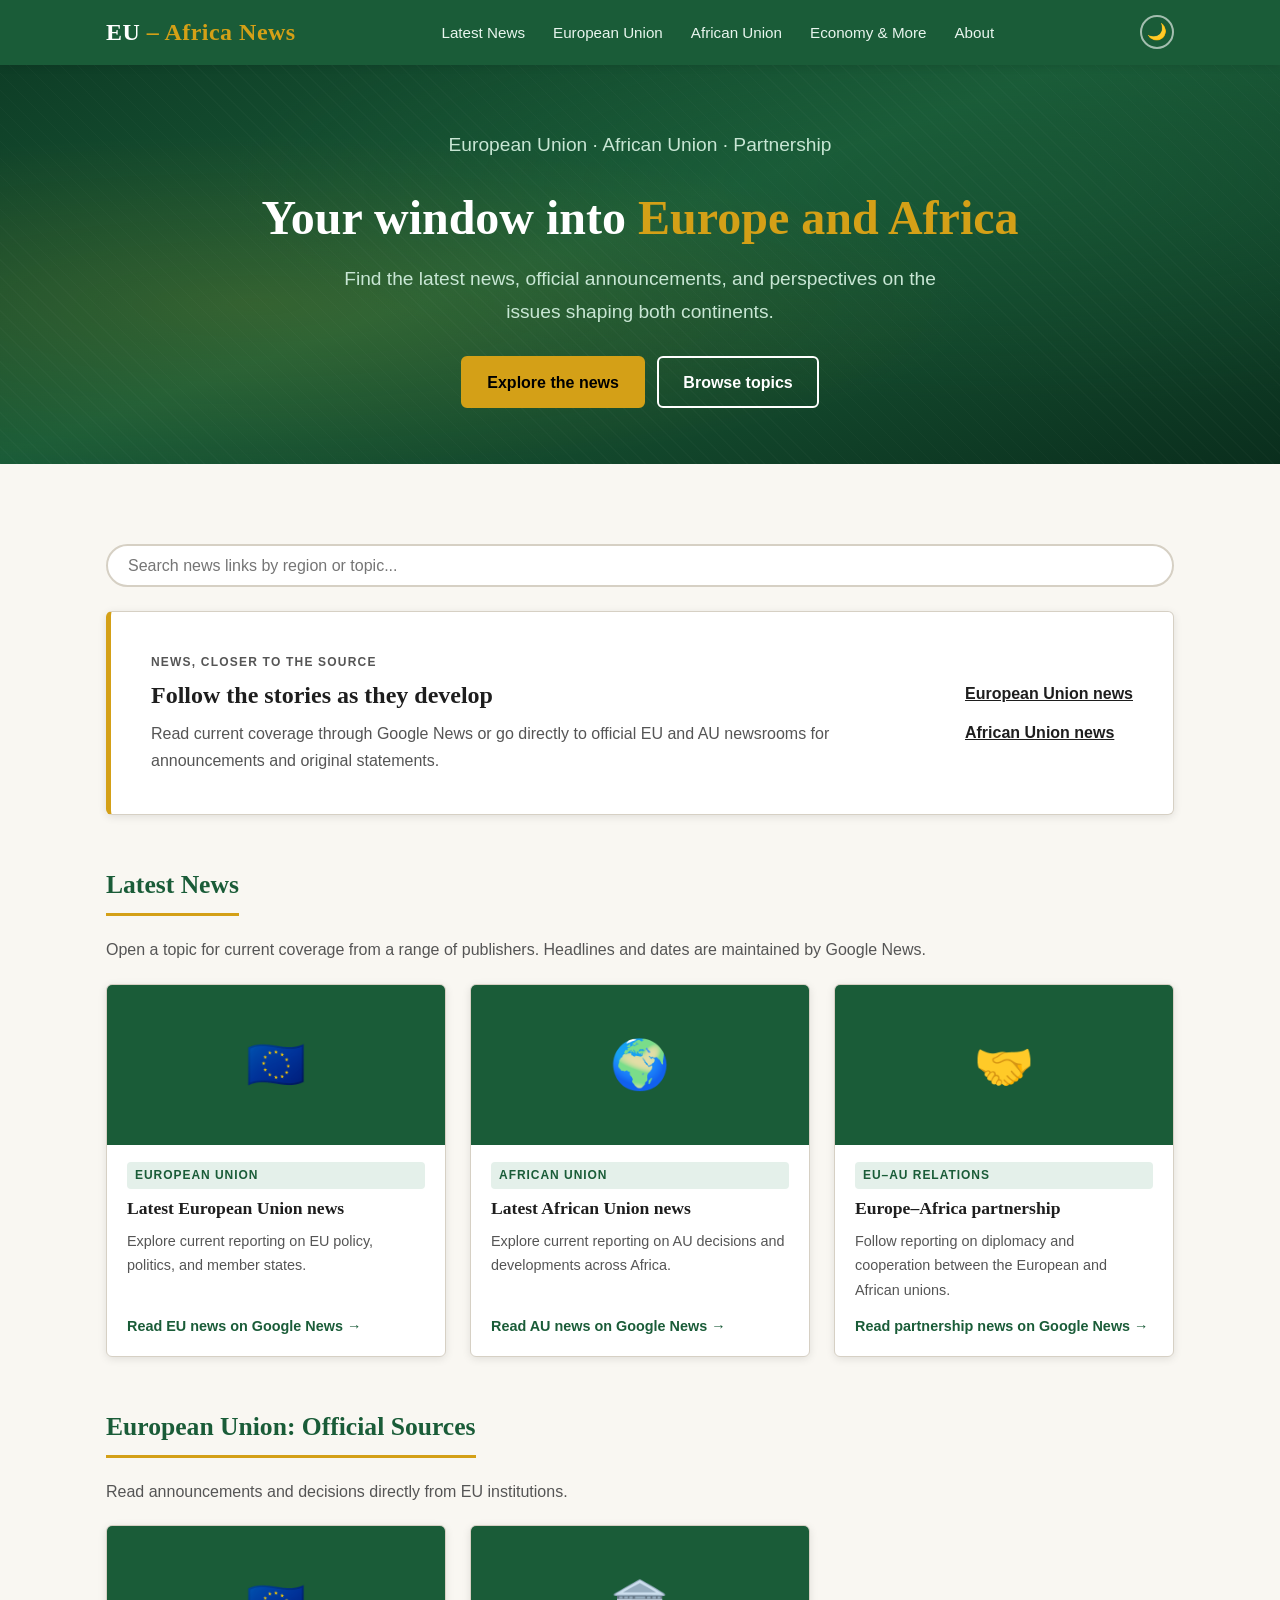
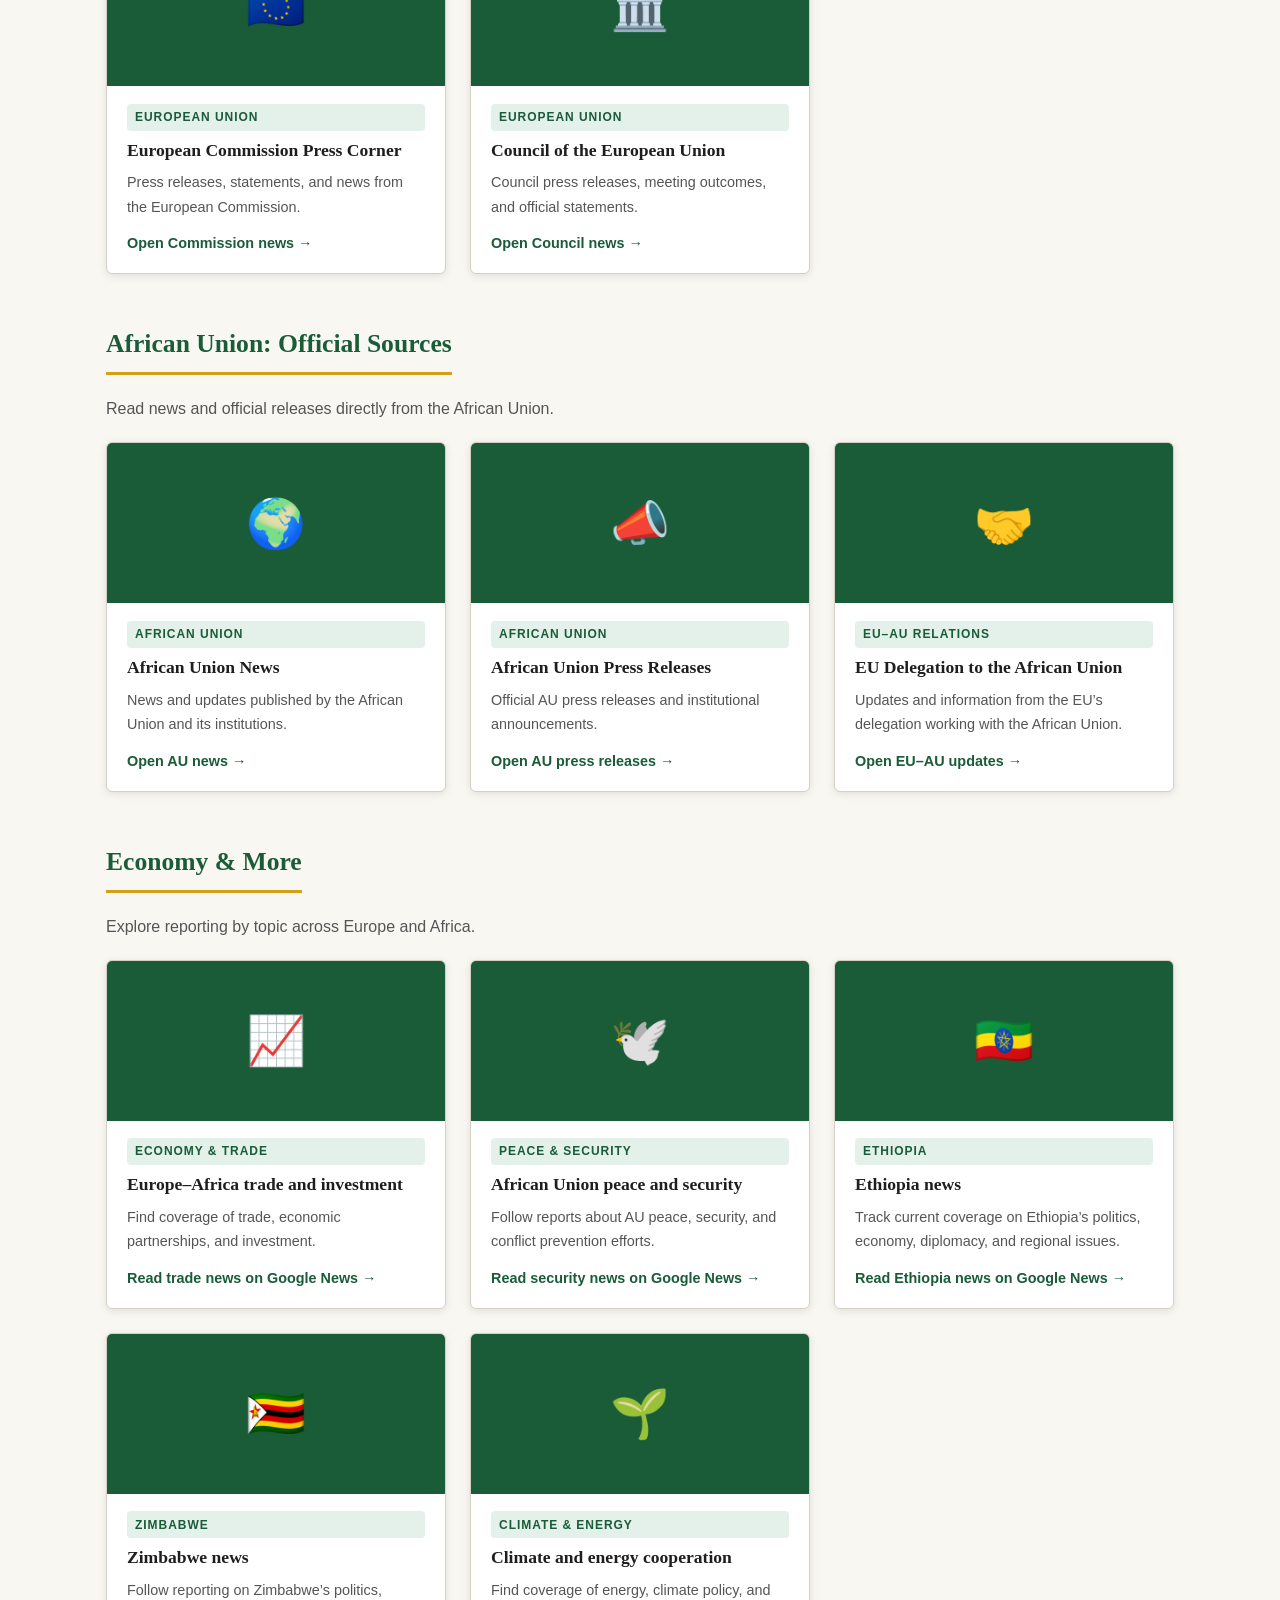
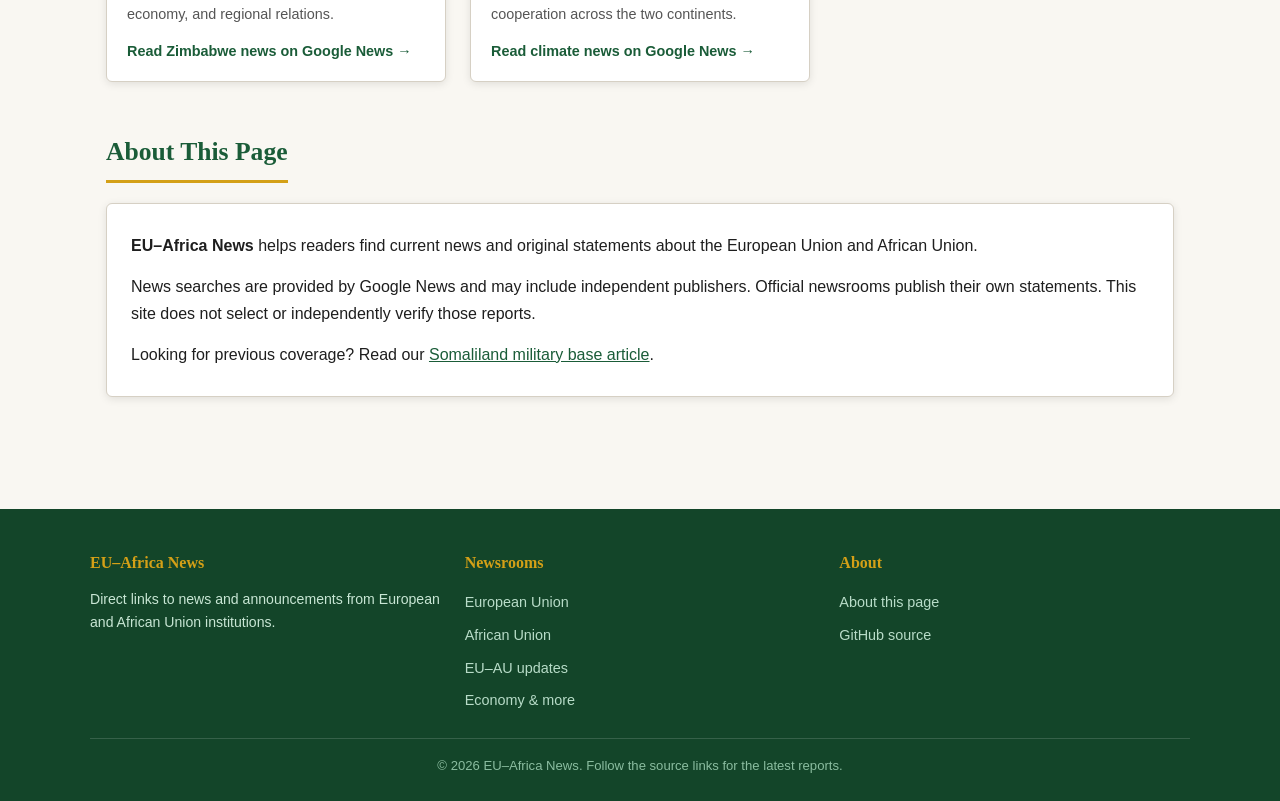
<file: index.html>
<!DOCTYPE html>
<html lang="en">
<head>
  <meta charset="UTF-8" />
  <meta name="viewport" content="width=device-width, initial-scale=1.0" />
  <title>EU–Africa News | European Union & African Union Updates</title>
  <meta name="description" content="Follow official news, statements, and press releases from the European Union and African Union." />

  <meta property="og:type" content="website" />
  <meta property="og:title" content="EU–Africa News" />
  <meta property="og:description" content="Official news and announcements from the European Union and African Union." />
  <meta property="og:url" content="https://yabo1234.github.io/oromo3.html/" />

  <meta name="twitter:card" content="summary" />
  <meta name="twitter:title" content="EU–Africa News" />
  <meta name="twitter:description" content="Follow official updates from the European Union and African Union." />

  <link rel="stylesheet" href="styles.css" />
</head>
<body>
  <a class="skip-link" href="#main-content">Skip to main content</a>

  <header class="site-header" role="banner">
    <div class="header-inner">
      <a class="site-logo" href="index.html" aria-label="EU–Africa News home">
        EU <span>– Africa News</span>
      </a>

      <button id="btn-nav" class="nav-toggle" onclick="toggleNav()"
              aria-controls="site-nav" aria-expanded="false" aria-label="Open menu">☰</button>

      <nav id="site-nav" class="site-nav" aria-label="Main navigation">
        <ul>
          <li><a href="#latest">Latest News</a></li>
          <li><a href="#eu">European Union</a></li>
          <li><a href="#au">African Union</a></li>
          <li><a href="#economy">Economy &amp; More</a></li>
          <li><a href="#about">About</a></li>
        </ul>
      </nav>

      <div class="header-controls">
        <button id="btn-theme" class="theme-toggle" onclick="toggleTheme()"
                aria-pressed="false" aria-label="Switch to dark mode">🌙</button>
      </div>
    </div>
  </header>

  <section class="hero" aria-labelledby="hero-heading">
    <div>
      <p class="hero-kicker">European Union · African Union · Partnership</p>
      <h1 id="hero-heading">Your window into <span>Europe and Africa</span></h1>
      <p>
        Find the latest news, official announcements, and perspectives on the
        issues shaping both continents.
      </p>
      <a class="btn btn-primary" href="#latest">Explore the news</a>
      <a class="btn btn-outline" href="#economy">Browse topics</a>
    </div>
  </section>

  <main id="main-content">
    <div class="search-wrap" role="search">
      <label for="search-input" class="visually-hidden">Filter news links</label>
      <input id="search-input" class="search-input" type="search" autocomplete="off"
             placeholder="Search news links by region or topic..." aria-describedby="search-status" />
      <p id="search-status" class="search-status" role="status" aria-live="polite"></p>
    </div>

    <section class="featured-panel" aria-label="How to follow the news">
      <div class="featured-copy">
        <p class="eyebrow">News, closer to the source</p>
        <h2>Follow the stories as they develop</h2>
        <p>
          Read current coverage through Google News or go directly to official
          EU and AU newsrooms for announcements and original statements.
        </p>
      </div>
      <div class="featured-actions">
        <a href="https://news.google.com/search?q=%22European%20Union%22&amp;hl=en&amp;gl=US&amp;ceid=US%3Aen">European Union news</a>
        <a href="https://news.google.com/search?q=%22African%20Union%22&amp;hl=en&amp;gl=US&amp;ceid=US%3Aen">African Union news</a>
      </div>
    </section>

    <span id="top-stories"></span>
    <section id="latest" aria-labelledby="latest-heading">
      <h2 class="section-title" id="latest-heading">Latest News</h2>
      <p class="section-intro">
        Open a topic for current coverage from a range of publishers. Headlines and dates are maintained by Google News.
      </p>
      <div class="cards-grid">
        <article class="card">
          <div class="card-img-wrap" aria-hidden="true"><span class="card-icon">🇪🇺</span></div>
          <div class="card-body">
            <span class="card-category">European Union</span>
            <h3 class="card-title">Latest European Union news</h3>
            <p class="card-excerpt">Explore current reporting on EU policy, politics, and member states.</p>
            <a class="card-link" href="https://news.google.com/search?q=%22European%20Union%22&amp;hl=en&amp;gl=US&amp;ceid=US%3Aen">Read EU news on Google News</a>
          </div>
        </article>
        <article class="card">
          <div class="card-img-wrap" aria-hidden="true"><span class="card-icon">🌍</span></div>
          <div class="card-body">
            <span class="card-category">African Union</span>
            <h3 class="card-title">Latest African Union news</h3>
            <p class="card-excerpt">Explore current reporting on AU decisions and developments across Africa.</p>
            <a class="card-link" href="https://news.google.com/search?q=%22African%20Union%22&amp;hl=en&amp;gl=US&amp;ceid=US%3Aen">Read AU news on Google News</a>
          </div>
        </article>
        <article class="card">
          <div class="card-img-wrap" aria-hidden="true"><span class="card-icon">🤝</span></div>
          <div class="card-body">
            <span class="card-category">EU–AU Relations</span>
            <h3 class="card-title">Europe–Africa partnership</h3>
            <p class="card-excerpt">Follow reporting on diplomacy and cooperation between the European and African unions.</p>
            <a class="card-link" href="https://news.google.com/search?q=%22European%20Union%22%20%22African%20Union%22&amp;hl=en&amp;gl=US&amp;ceid=US%3Aen">Read partnership news on Google News</a>
          </div>
        </article>
      </div>
    </section>

    <span id="summit"></span>
    <section id="eu" aria-labelledby="eu-heading">
      <h2 class="section-title" id="eu-heading">European Union: Official Sources</h2>
      <p class="section-intro">Read announcements and decisions directly from EU institutions.</p>
      <div class="cards-grid">
        <article class="card">
          <div class="card-img-wrap" aria-hidden="true"><span class="card-icon">🇪🇺</span></div>
          <div class="card-body">
            <span class="card-category">European Union</span>
            <h3 class="card-title">European Commission Press Corner</h3>
            <p class="card-excerpt">Press releases, statements, and news from the European Commission.</p>
            <a class="card-link" href="https://ec.europa.eu/commission/presscorner/home/en">Open Commission news</a>
          </div>
        </article>

        <article class="card">
          <div class="card-img-wrap" aria-hidden="true"><span class="card-icon">🏛️</span></div>
          <div class="card-body">
            <span class="card-category">European Union</span>
            <h3 class="card-title">Council of the European Union</h3>
            <p class="card-excerpt">Council press releases, meeting outcomes, and official statements.</p>
            <a class="card-link" href="https://www.consilium.europa.eu/en/press/press-releases/">Open Council news</a>
          </div>
        </article>
      </div>
    </section>

    <section id="au" aria-labelledby="au-heading">
      <h2 class="section-title" id="au-heading">African Union: Official Sources</h2>
      <p class="section-intro">Read news and official releases directly from the African Union.</p>
      <div class="cards-grid">
        <article class="card">
          <div class="card-img-wrap" aria-hidden="true"><span class="card-icon">🌍</span></div>
          <div class="card-body">
            <span class="card-category">African Union</span>
            <h3 class="card-title">African Union News</h3>
            <p class="card-excerpt">News and updates published by the African Union and its institutions.</p>
            <a class="card-link" href="https://au.int/en/news">Open AU news</a>
          </div>
        </article>

        <article class="card">
          <div class="card-img-wrap" aria-hidden="true"><span class="card-icon">📣</span></div>
          <div class="card-body">
            <span class="card-category">African Union</span>
            <h3 class="card-title">African Union Press Releases</h3>
            <p class="card-excerpt">Official AU press releases and institutional announcements.</p>
            <a class="card-link" href="https://au.int/en/pressreleases">Open AU press releases</a>
          </div>
        </article>

        <article class="card">
          <div class="card-img-wrap" aria-hidden="true"><span class="card-icon">🤝</span></div>
          <div class="card-body">
            <span class="card-category">EU–AU Relations</span>
            <h3 class="card-title">EU Delegation to the African Union</h3>
            <p class="card-excerpt">Updates and information from the EU’s delegation working with the African Union.</p>
            <a class="card-link" href="https://www.eeas.europa.eu/delegations/african-union_en">Open EU–AU updates</a>
          </div>
        </article>
      </div>
    </section>

    <span id="culture"></span>
    <section id="economy" aria-labelledby="economy-heading">
      <h2 class="section-title" id="economy-heading">Economy &amp; More</h2>
      <p class="section-intro">Explore reporting by topic across Europe and Africa.</p>
      <div class="cards-grid">
        <article class="card">
          <div class="card-img-wrap" aria-hidden="true"><span class="card-icon">📈</span></div>
          <div class="card-body">
            <span class="card-category">Economy &amp; Trade</span>
            <h3 class="card-title">Europe–Africa trade and investment</h3>
            <p class="card-excerpt">Find coverage of trade, economic partnerships, and investment.</p>
            <a class="card-link" href="https://news.google.com/search?q=Europe%20Africa%20trade%20investment&amp;hl=en&amp;gl=US&amp;ceid=US%3Aen">Read trade news on Google News</a>
          </div>
        </article>
        <article class="card">
          <div class="card-img-wrap" aria-hidden="true"><span class="card-icon">🕊️</span></div>
          <div class="card-body">
            <span class="card-category">Peace &amp; Security</span>
            <h3 class="card-title">African Union peace and security</h3>
            <p class="card-excerpt">Follow reports about AU peace, security, and conflict prevention efforts.</p>
            <a class="card-link" href="https://news.google.com/search?q=%22African%20Union%22%20peace%20security&amp;hl=en&amp;gl=US&amp;ceid=US%3Aen">Read security news on Google News</a>
          </div>
        </article>
        <article class="card">
          <div class="card-img-wrap" aria-hidden="true"><span class="card-icon">🇪🇹</span></div>
          <div class="card-body">
            <span class="card-category">Ethiopia</span>
            <h3 class="card-title">Ethiopia news</h3>
            <p class="card-excerpt">Track current coverage on Ethiopia’s politics, economy, diplomacy, and regional issues.</p>
            <a class="card-link" href="https://news.google.com/search?q=Ethiopia%20news&amp;hl=en&amp;gl=US&amp;ceid=US%3Aen">Read Ethiopia news on Google News</a>
          </div>
        </article>
        <article class="card">
          <div class="card-img-wrap" aria-hidden="true"><span class="card-icon">🇿🇼</span></div>
          <div class="card-body">
            <span class="card-category">Zimbabwe</span>
            <h3 class="card-title">Zimbabwe news</h3>
            <p class="card-excerpt">Follow reporting on Zimbabwe’s politics, economy, and regional relations.</p>
            <a class="card-link" href="https://news.google.com/search?q=Zimbabwe%20news&amp;hl=en&amp;gl=US&amp;ceid=US%3Aen">Read Zimbabwe news on Google News</a>
          </div>
        </article>
        <article class="card">
          <div class="card-img-wrap" aria-hidden="true"><span class="card-icon">🌱</span></div>
          <div class="card-body">
            <span class="card-category">Climate &amp; Energy</span>
            <h3 class="card-title">Climate and energy cooperation</h3>
            <p class="card-excerpt">Find coverage of energy, climate policy, and cooperation across the two continents.</p>
            <a class="card-link" href="https://news.google.com/search?q=Europe%20Africa%20climate%20energy&amp;hl=en&amp;gl=US&amp;ceid=US%3Aen">Read climate news on Google News</a>
          </div>
        </article>
      </div>
    </section>

    <section id="about" aria-labelledby="about-heading">
      <h2 class="section-title" id="about-heading">About This Page</h2>
      <div class="about-section">
        <p><strong>EU–Africa News</strong> helps readers find current news and original statements about the European Union and African Union.</p>
        <p>News searches are provided by Google News and may include independent publishers. Official newsrooms publish their own statements. This site does not select or independently verify those reports.</p>
        <p>Looking for previous coverage? Read our <a href="articles/somaliland-military-base.html">Somaliland military base article</a>.</p>
      </div>
    </section>
  </main>

  <footer class="site-footer" role="contentinfo">
    <div class="footer-inner">
      <div class="footer-col">
        <h2>EU–Africa News</h2>
        <p>Direct links to news and announcements from European and African Union institutions.</p>
      </div>
      <div class="footer-col">
        <h2>Newsrooms</h2>
        <ul>
          <li><a href="#eu">European Union</a></li>
          <li><a href="#au">African Union</a></li>
          <li><a href="#latest">EU–AU updates</a></li>
          <li><a href="#economy">Economy &amp; more</a></li>
        </ul>
      </div>
      <div class="footer-col">
        <h2>About</h2>
        <ul>
          <li><a href="#about">About this page</a></li>
          <li><a href="https://github.com/yabo1234/oromo3.html" rel="noopener noreferrer">GitHub source</a></li>
        </ul>
      </div>
    </div>
    <div class="footer-bottom">
      <p>&copy; <span id="year"></span> EU–Africa News. Follow the source links for the latest reports.</p>
    </div>
  </footer>

  <script src="shared.js"></script>
</body>
</html>
</file>
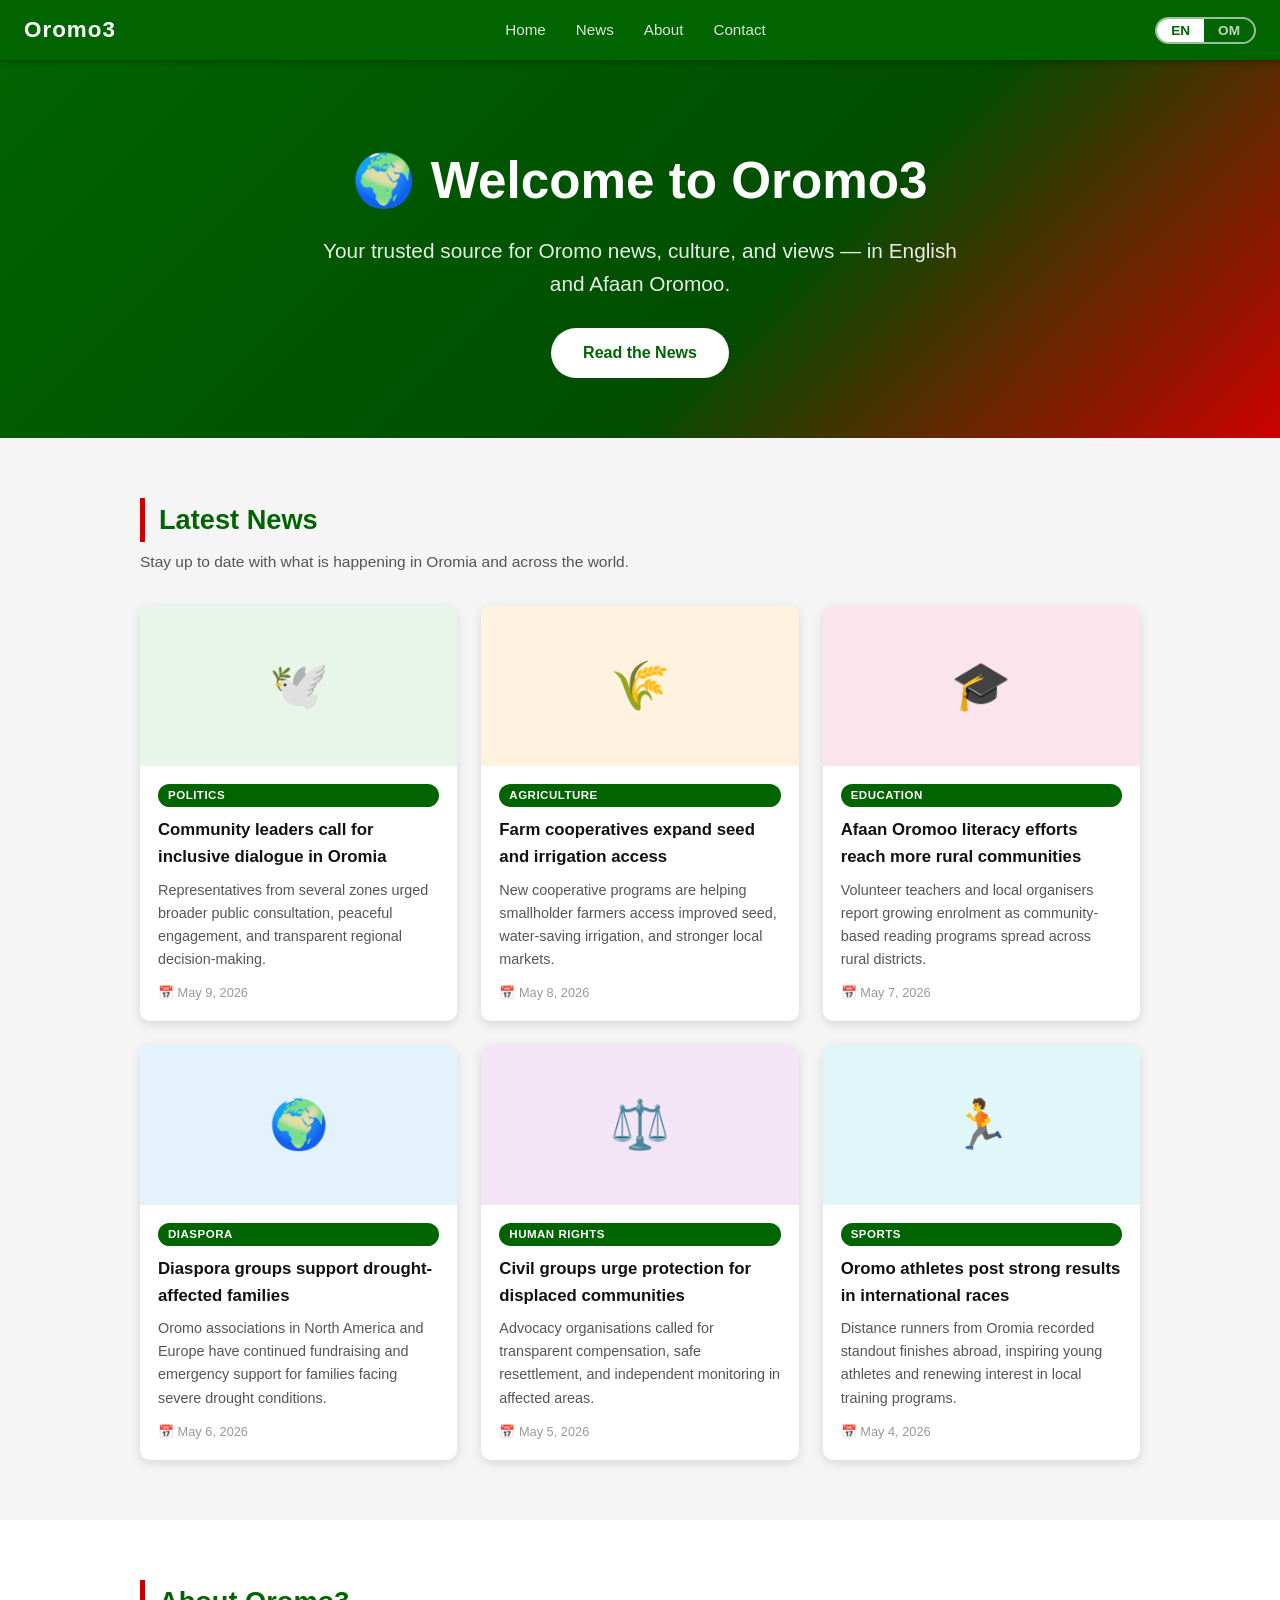
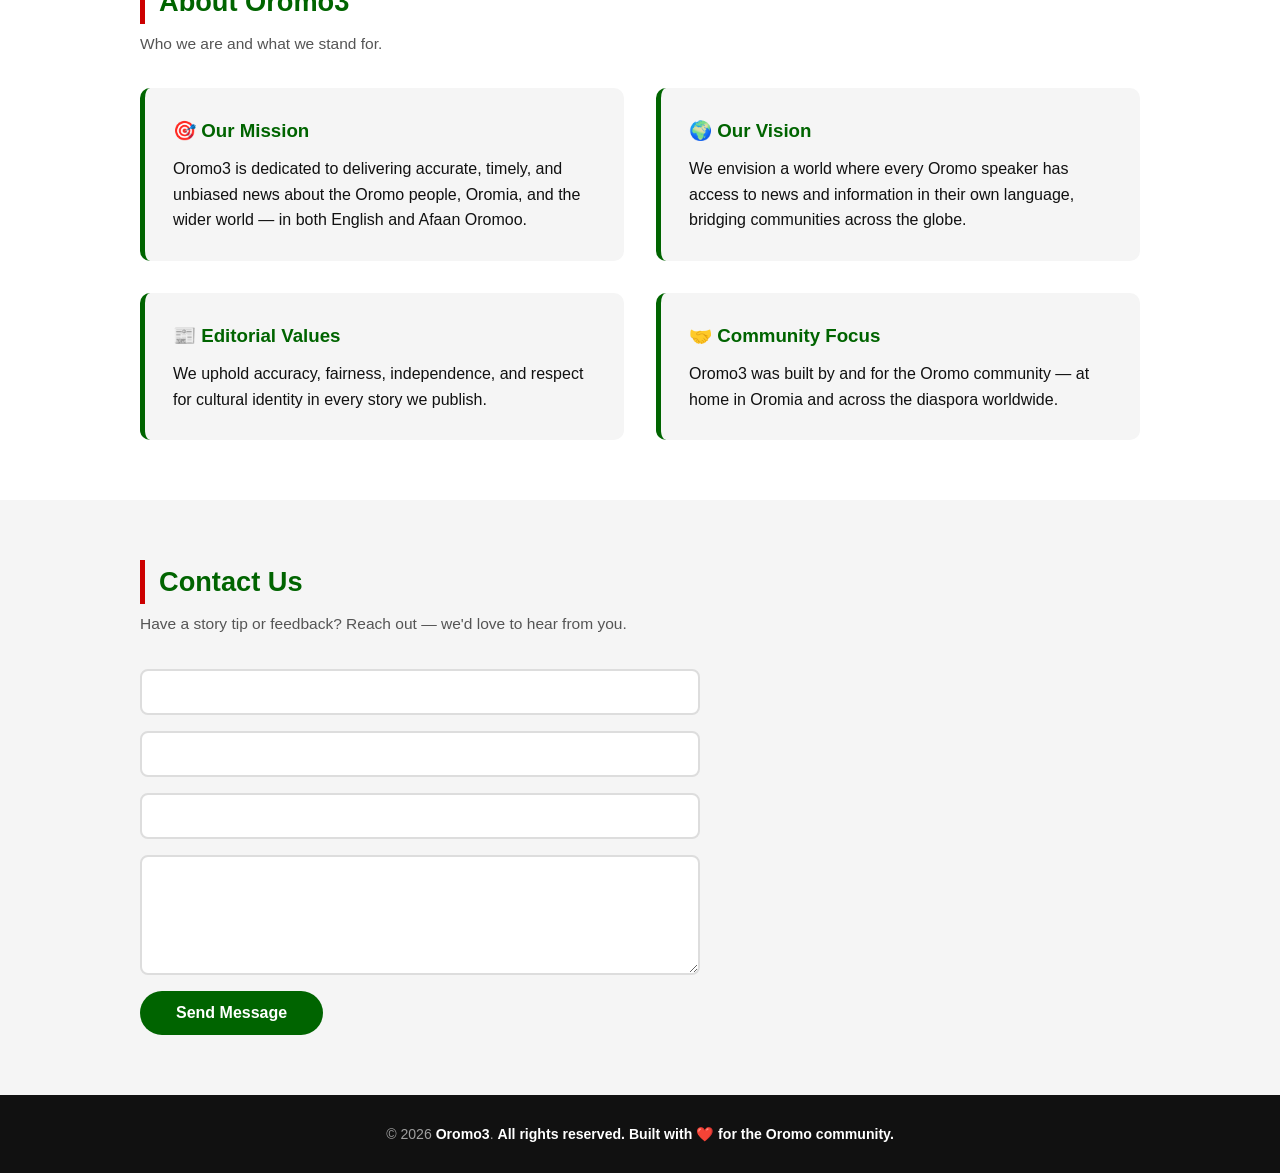
<file: oromo3.html>
<!DOCTYPE html>
<html lang="en">
<head>
  <meta charset="UTF-8" />
  <meta name="viewport" content="width=device-width, initial-scale=1.0" />
  <title>Oromo3 – Bilingual News &amp; Views</title>
  <style>
    /* ── Reset & base ── */
    *, *::before, *::after { box-sizing: border-box; margin: 0; padding: 0; }
    :root {
      --green:  #006400;
      --red:    #cc0000;
      --black:  #111111;
      --light:  #f5f5f5;
      --white:  #ffffff;
      --card-shadow: 0 3px 12px rgba(0,0,0,.12);
      --radius: 10px;
    }
    html { scroll-behavior: smooth; }
    body {
      font-family: 'Segoe UI', Arial, sans-serif;
      background: var(--light);
      color: var(--black);
      line-height: 1.6;
    }

    /* ── Navbar ── */
    nav {
      position: sticky;
      top: 0;
      z-index: 100;
      background: var(--green);
      display: flex;
      align-items: center;
      justify-content: space-between;
      padding: 0 24px;
      height: 60px;
      box-shadow: 0 2px 6px rgba(0,0,0,.3);
    }
    .nav-brand {
      color: var(--white);
      font-size: 1.4rem;
      font-weight: 700;
      text-decoration: none;
      letter-spacing: 1px;
    }
    .nav-links {
      display: flex;
      gap: 6px;
      list-style: none;
    }
    .nav-links a {
      color: rgba(255,255,255,.85);
      text-decoration: none;
      padding: 6px 12px;
      border-radius: 6px;
      font-size: .95rem;
      transition: background .2s;
    }
    .nav-links a:hover { background: rgba(255,255,255,.18); color: #fff; }

    /* language toggle */
    .lang-toggle {
      display: flex;
      gap: 0;
      border: 2px solid rgba(255,255,255,.6);
      border-radius: 20px;
      overflow: hidden;
    }
    .lang-toggle button {
      background: transparent;
      border: none;
      color: rgba(255,255,255,.75);
      padding: 4px 14px;
      cursor: pointer;
      font-size: .85rem;
      font-weight: 600;
      transition: background .2s, color .2s;
    }
    .lang-toggle button.active {
      background: var(--white);
      color: var(--green);
    }

    /* ── Hero ── */
    .hero {
      background: linear-gradient(135deg, var(--green) 0%, #004d00 60%, var(--red) 100%);
      color: var(--white);
      text-align: center;
      padding: 80px 24px 60px;
    }
    .hero h1 { font-size: clamp(2rem, 5vw, 3.2rem); margin-bottom: 12px; }
    .hero p  { font-size: clamp(1rem, 2.5vw, 1.3rem); opacity: .9; max-width: 640px; margin: 0 auto 28px; }
    .hero-btn {
      display: inline-block;
      background: var(--white);
      color: var(--green);
      font-weight: 700;
      padding: 12px 32px;
      border-radius: 30px;
      text-decoration: none;
      font-size: 1rem;
      transition: transform .2s, box-shadow .2s;
    }
    .hero-btn:hover { transform: translateY(-2px); box-shadow: 0 6px 18px rgba(0,0,0,.25); }

    /* ── Section wrappers ── */
    section { padding: 60px 24px; }
    section:nth-child(even) { background: var(--white); }
    .section-inner { max-width: 1000px; margin: 0 auto; }
    .section-title {
      font-size: 1.7rem;
      color: var(--green);
      margin-bottom: 8px;
      border-left: 5px solid var(--red);
      padding-left: 14px;
    }
    .section-subtitle { color: #555; margin-bottom: 32px; font-size: .97rem; }

    /* ── News cards ── */
    .cards {
      display: grid;
      grid-template-columns: repeat(auto-fill, minmax(280px, 1fr));
      gap: 24px;
    }
    .card {
      background: var(--white);
      border-radius: var(--radius);
      box-shadow: var(--card-shadow);
      overflow: hidden;
      display: flex;
      flex-direction: column;
      transition: transform .2s, box-shadow .2s;
    }
    .card:hover { transform: translateY(-4px); box-shadow: 0 8px 24px rgba(0,0,0,.16); }
    .card-img {
      height: 160px;
      display: flex;
      align-items: center;
      justify-content: center;
      font-size: 3rem;
    }
    .card-body { padding: 18px; flex: 1; display: flex; flex-direction: column; }
    .card-tag {
      display: inline-block;
      background: var(--green);
      color: var(--white);
      font-size: .72rem;
      font-weight: 700;
      padding: 2px 10px;
      border-radius: 12px;
      margin-bottom: 10px;
      text-transform: uppercase;
      letter-spacing: .5px;
    }
    .card-title { font-size: 1.05rem; font-weight: 700; margin-bottom: 8px; color: var(--black); }
    .card-text  { font-size: .9rem; color: #555; flex: 1; }
    .card-date  { font-size: .8rem; color: #999; margin-top: 12px; }

    /* ── About ── */
    .about-grid {
      display: grid;
      grid-template-columns: 1fr 1fr;
      gap: 32px;
      align-items: start;
    }
    @media (max-width: 640px) { .about-grid { grid-template-columns: 1fr; } }
    .about-box {
      background: var(--light);
      border-radius: var(--radius);
      padding: 28px;
      border-left: 5px solid var(--green);
    }
    .about-box h3 { margin-bottom: 10px; color: var(--green); }

    /* ── Contact ── */
    .contact-form {
      display: grid;
      gap: 16px;
      max-width: 560px;
    }
    .contact-form input,
    .contact-form textarea {
      width: 100%;
      padding: 12px 16px;
      border: 2px solid #ddd;
      border-radius: 8px;
      font-size: .97rem;
      font-family: inherit;
      transition: border-color .2s;
    }
    .contact-form input:focus,
    .contact-form textarea:focus { outline: none; border-color: var(--green); }
    .contact-form textarea { resize: vertical; min-height: 120px; }
    .submit-btn {
      background: var(--green);
      color: var(--white);
      border: none;
      padding: 13px 36px;
      border-radius: 30px;
      font-size: 1rem;
      font-weight: 700;
      cursor: pointer;
      transition: background .2s, transform .2s;
      width: fit-content;
    }
    .submit-btn:hover { background: #004d00; transform: translateY(-1px); }

    /* ── Footer ── */
    footer {
      background: var(--black);
      color: rgba(255,255,255,.6);
      text-align: center;
      padding: 28px 16px;
      font-size: .88rem;
    }
    footer span { color: var(--white); font-weight: 600; }

    /* ── Language-driven visibility ── */
    [data-lang] { display: none; }
    html[lang="en"] [data-lang="en"] { display: block; }
    html[lang="en"] [data-lang="en"].inline { display: inline; }
    html[lang="om"] [data-lang="om"] { display: block; }
    html[lang="om"] [data-lang="om"].inline { display: inline; }

    /* inline spans inside shared elements */
    .bilingual .en, .bilingual .om { display: none; }
    html[lang="en"] .bilingual .en { display: inline; }
    html[lang="om"] .bilingual .om { display: inline; }
  </style>
</head>
<body>

  <!-- ══════════ NAVBAR ══════════ -->
  <nav>
    <a class="nav-brand" href="#home">Oromo3</a>
    <ul class="nav-links">
      <li><a href="#home" aria-label="Home / Mana" title="Home / Mana" class="bilingual"><span class="en">Home</span><span class="om">Mana</span></a></li>
      <li><a href="#news" aria-label="News / Oduu" title="News / Oduu" class="bilingual"><span class="en">News</span><span class="om">Oduu</span></a></li>
      <li><a href="#about" aria-label="About / Waa'ee Keenya" title="About / Waa'ee Keenya" class="bilingual"><span class="en">About</span><span class="om">Waa'ee Keenya</span></a></li>
      <li><a href="#contact" aria-label="Contact / Nu Quunnamaa" title="Contact / Nu Quunnamaa" class="bilingual"><span class="en">Contact</span><span class="om">Nu Quunnamaa</span></a></li>
    </ul>
    <div class="lang-toggle">
      <button id="btn-en" class="active" onclick="setLang('en')">EN</button>
      <button id="btn-om"                onclick="setLang('om')">OM</button>
    </div>
  </nav>

  <!-- ══════════ HERO ══════════ -->
  <div class="hero" id="home">
    <div data-lang="en">
      <h1>🌍 Welcome to Oromo3</h1>
      <p>Your trusted source for Oromo news, culture, and views — in English and Afaan Oromoo.</p>
      <a class="hero-btn" href="#news">Read the News</a>
    </div>
    <div data-lang="om">
      <h1>🌍 Baga Nagaan Dhuftan – Oromo3</h1>
      <p>Madda oduu, aadaa fi yaada Oromoo isin amanamaa – Afaan Oromoo fi Ingliffaan.</p>
      <a class="hero-btn" href="#news">Oduu Dubbisi</a>
    </div>
  </div>

  <!-- ══════════ NEWS ══════════ -->
  <section id="news">
    <div class="section-inner">
      <div data-lang="en">
        <h2 class="section-title">Latest News</h2>
        <p class="section-subtitle">Stay up to date with what is happening in Oromia and across the world.</p>
      </div>
      <div data-lang="om">
        <h2 class="section-title">Oduu Haaraa</h2>
        <p class="section-subtitle">Waan Oromiyaa fi addunyaa keessatti ta'aa jiru hordofaa.</p>
      </div>

      <div class="cards">

        <!-- Card 1 -->
        <div class="card">
          <div class="card-img" style="background:#e8f5e9;">🕊️</div>
          <div class="card-body">
            <span class="card-tag bilingual"><span class="en">Politics</span><span class="om">Siyaasaa</span></span>
            <div class="card-title bilingual">
              <span class="en">Community leaders call for inclusive dialogue in Oromia</span>
              <span class="om">Hoggantoonni hawaasaa Oromiyaa keessatti marii hunda hammatu waaman</span>
            </div>
            <p class="card-text bilingual">
              <span class="en">Representatives from several zones urged broader public consultation, peaceful engagement, and transparent regional decision-making.</span>
              <span class="om">Bakka bu'oonni zoonii hedduu irraa dhufan marii uummataa bal'aa, hirmaannaa nagaa fi murtee mootummaa naannoo iftoomina qabu cimsuuf waamicha dhiyeessan.</span>
            </p>
            <div class="card-date">📅 <span class="bilingual"><span class="en">May 9, 2026</span><span class="om">Caamsaa 9, 2026</span></span></div>
          </div>
        </div>

        <!-- Card 2 -->
        <div class="card">
          <div class="card-img" style="background:#fff3e0;">🌾</div>
          <div class="card-body">
            <span class="card-tag bilingual"><span class="en">Agriculture</span><span class="om">Qonnaa</span></span>
            <div class="card-title bilingual">
              <span class="en">Farm cooperatives expand seed and irrigation access</span>
              <span class="om">Waldaan hojii gamtaa sanyii fi bishaan obaasaa babal'ise</span>
            </div>
            <p class="card-text bilingual">
              <span class="en">New cooperative programs are helping smallholder farmers access improved seed, water-saving irrigation, and stronger local markets.</span>
              <span class="om">Sagantaaleen hojii gamtaa haaraan qonnaan bultoota xixiqqaa sanyii filatamaa, bishaan obaasaa qusannoo qabu fi gabaa naannoo jabaa argachuuf gargaaraa jiru.</span>
            </p>
            <div class="card-date">📅 <span class="bilingual"><span class="en">May 8, 2026</span><span class="om">Caamsaa 8, 2026</span></span></div>
          </div>
        </div>

        <!-- Card 3 -->
        <div class="card">
          <div class="card-img" style="background:#fce4ec;">🎓</div>
          <div class="card-body">
            <span class="card-tag bilingual"><span class="en">Education</span><span class="om">Barnoota</span></span>
            <div class="card-title bilingual">
              <span class="en">Afaan Oromoo literacy efforts reach more rural communities</span>
              <span class="om">Sochiin barnoota Afaan Oromoo hawaasa baadiyyaa dabalataa bira gahe</span>
            </div>
            <p class="card-text bilingual">
              <span class="en">Volunteer teachers and local organisers report growing enrolment as community-based reading programs spread across rural districts.</span>
              <span class="om">Barsiisonni fedhiidhaan tajaajilan fi qindeessitoonni naannoo sagantaaleen dubbisuu hawaasa irratti hundaa'an aanaalee baadiyyaa keessatti babal'achaa deemuun galmeen dabalaa jira jedhan.</span>
            </p>
            <div class="card-date">📅 <span class="bilingual"><span class="en">May 7, 2026</span><span class="om">Caamsaa 7, 2026</span></span></div>
          </div>
        </div>

        <!-- Card 4 -->
        <div class="card">
          <div class="card-img" style="background:#e3f2fd;">🌍</div>
          <div class="card-body">
            <span class="card-tag bilingual"><span class="en">Diaspora</span><span class="om">Diasporaa</span></span>
            <div class="card-title bilingual">
              <span class="en">Diaspora groups support drought-affected families</span>
              <span class="om">Gareewwan diasporaa maatii hongeen miidhaman deeggaruu itti fufan</span>
            </div>
            <p class="card-text bilingual">
              <span class="en">Oromo associations in North America and Europe have continued fundraising and emergency support for families facing severe drought conditions.</span>
              <span class="om">Waldaaleen Oromoo Ameerikaa Kaabaa fi Awurooppaa keessa jiran maatii hongee cimaaf saaxilaman gargaaruuf mootummaa alaa irraa deeggarsa ariifachiisaa fi maallaqa walitti qabuu itti fufan.</span>
            </p>
            <div class="card-date">📅 <span class="bilingual"><span class="en">May 6, 2026</span><span class="om">Caamsaa 6, 2026</span></span></div>
          </div>
        </div>

        <!-- Card 5 -->
        <div class="card">
          <div class="card-img" style="background:#f3e5f5;">⚖️</div>
          <div class="card-body">
            <span class="card-tag bilingual"><span class="en">Human Rights</span><span class="om">Mirga Namoomaa</span></span>
            <div class="card-title bilingual">
              <span class="en">Civil groups urge protection for displaced communities</span>
              <span class="om">Gareewwan sivikii hawaasota buqqaatan eegumsa akka argatan gaafatan</span>
            </div>
            <p class="card-text bilingual">
              <span class="en">Advocacy organisations called for transparent compensation, safe resettlement, and independent monitoring in affected areas.</span>
              <span class="om">Dhaabbileen falmii mirgaa kaffaltii iftoomina qabu, deebii qubsumaa nageenya qabu fi hordoffii walaba naannolee miidhaman keessatti akka jiraatu gaafatan.</span>
            </p>
            <div class="card-date">📅 <span class="bilingual"><span class="en">May 5, 2026</span><span class="om">Caamsaa 5, 2026</span></span></div>
          </div>
        </div>

        <!-- Card 6 -->
        <div class="card">
          <div class="card-img" style="background:#e0f7fa;">🏃</div>
          <div class="card-body">
            <span class="card-tag bilingual"><span class="en">Sports</span><span class="om">Ispoortii</span></span>
            <div class="card-title bilingual">
              <span class="en">Oromo athletes post strong results in international races</span>
              <span class="om">Atileetonni Oromoo dorgommii idil-addunyaa keessatti bu'aa cimaa galmeessan</span>
            </div>
            <p class="card-text bilingual">
              <span class="en">Distance runners from Oromia recorded standout finishes abroad, inspiring young athletes and renewing interest in local training programs.</span>
              <span class="om">Fiigdoonni fageenya dheeraa Oromiyaa irraa dorgommii biyya alaa keessatti bu'aa gaarii galmeessuun dargaggoota kakaasanii sagantaalee leenjii naannoo irratti fedhii haaromsan.</span>
            </p>
            <div class="card-date">📅 <span class="bilingual"><span class="en">May 4, 2026</span><span class="om">Caamsaa 4, 2026</span></span></div>
          </div>
        </div>

      </div><!-- .cards -->
    </div><!-- .section-inner -->
  </section>

  <!-- ══════════ ABOUT ══════════ -->
  <section id="about">
    <div class="section-inner">
      <div data-lang="en">
        <h2 class="section-title">About Oromo3</h2>
        <p class="section-subtitle">Who we are and what we stand for.</p>
      </div>
      <div data-lang="om">
        <h2 class="section-title">Waa'ee Oromo3</h2>
        <p class="section-subtitle">Eenyuu akka taane fi maal irratti akka dhaabbanne.</p>
      </div>

      <div class="about-grid">
        <div class="about-box">
          <h3 class="bilingual"><span class="en">🎯 Our Mission</span><span class="om">🎯 Kaayyoo Keenya</span></h3>
          <p class="bilingual">
            <span class="en">Oromo3 is dedicated to delivering accurate, timely, and unbiased news about the Oromo people, Oromia, and the wider world — in both English and Afaan Oromoo.</span>
            <span class="om">Oromo3 oduu sirrii, yeroo isaa fi qulqullina qabu waa'ee saba Oromoo, Oromiyaa fi addunyaa bal'aa – Afaan Oromoo fi Ingliffaan – kennuuf carraaqna.</span>
          </p>
        </div>
        <div class="about-box">
          <h3 class="bilingual"><span class="en">🌍 Our Vision</span><span class="om">🌍 Mul'ata Keenya</span></h3>
          <p class="bilingual">
            <span class="en">We envision a world where every Oromo speaker has access to news and information in their own language, bridging communities across the globe.</span>
            <span class="om">Addunyaa keessatti kan hunda dura dubbataan Afaan Oromoo oduu fi odeeffannoo afaan ofii isaanitiin argachuu danda'u ilaalla — hawaasota addunyaa guutuu walitti hidhna.</span>
          </p>
        </div>
        <div class="about-box">
          <h3 class="bilingual"><span class="en">📰 Editorial Values</span><span class="om">📰 Gatii Editooriyaalaa</span></h3>
          <p class="bilingual">
            <span class="en">We uphold accuracy, fairness, independence, and respect for cultural identity in every story we publish.</span>
            <span class="om">Oduu hunda keessatti sirrummaa, haqa, of-danda'ummaa fi kabaja eenyummaa aadaa eegna.</span>
          </p>
        </div>
        <div class="about-box">
          <h3 class="bilingual"><span class="en">🤝 Community Focus</span><span class="om">🤝 Xiyyeeffannaa Hawaasaa</span></h3>
          <p class="bilingual">
            <span class="en">Oromo3 was built by and for the Oromo community — at home in Oromia and across the diaspora worldwide.</span>
            <span class="om">Oromo3 hawaasa Oromootiin fi hawaasa Oromoof ijaarame — naannoo Oromiyaa keessattis ta'e diaspoora addunyaa keessatti.</span>
          </p>
        </div>
      </div>
    </div>
  </section>

  <!-- ══════════ CONTACT ══════════ -->
  <section id="contact">
    <div class="section-inner">
      <div data-lang="en">
        <h2 class="section-title">Contact Us</h2>
        <p class="section-subtitle">Have a story tip or feedback? Reach out — we'd love to hear from you.</p>
      </div>
      <div data-lang="om">
        <h2 class="section-title">Nu Quunnamaa</h2>
        <p class="section-subtitle">Yaada oduu ykn yaada qabaattaa? Nu quunnamaa — isinii dhaggeeffachuu barbaanna.</p>
      </div>

      <form class="contact-form" onsubmit="handleSubmit(event)">
        <input type="text" id="cf-name" placeholder="" required />
        <input type="email" id="cf-email" placeholder="" required />
        <input type="text" id="cf-subject" placeholder="" required />
        <textarea id="cf-message" placeholder="" required></textarea>
        <button type="submit" class="submit-btn bilingual">
          <span class="en">Send Message</span>
          <span class="om">Ergaa Ergi</span>
        </button>
      </form>
      <p id="form-success" style="display:none; margin-top:16px; color:var(--green); font-weight:600;" class="bilingual">
        <span class="en">✅ Thank you! Your message has been sent.</span>
        <span class="om">✅ Galatoomaa! Ergaan keessan erggamee jira.</span>
      </p>
    </div>
  </section>

  <!-- ══════════ FOOTER ══════════ -->
  <footer>
    <p>&copy; 2026 <span>Oromo3</span>. 
      <span class="bilingual" style="display:inline;">
        <span class="en">All rights reserved. Built with ❤️ for the Oromo community.</span>
        <span class="om">Mirgi hundi eegamaa jira. ❤️ hawaasa Oromoof ijaarame.</span>
      </span>
    </p>
  </footer>

  <script>
    /* ── Contact form ── */
    function handleSubmit(e) {
      e.preventDefault();
      document.getElementById('form-success').style.display = 'block';
      e.target.reset();
    }

    /* ── Update contact-form placeholders when lang changes ── */
    (function patchSetLang() {
      var _origSet = window.setLang;
      window.setLang = function (lang) {
        if (_origSet) _origSet(lang);
        var labels = {
          en: { name: 'Your Name', email: 'Your Email', subject: 'Subject', message: 'Your message…' },
          om: { name: 'Maqaa Keessan', email: 'Imeeyilii Keessan', subject: 'Mata-Duree', message: 'Ergaa keessan…' }
        };
        var l = labels[lang] || labels['en'];
        ['cf-name','cf-email','cf-subject','cf-message'].forEach(function (id) {
          var el = document.getElementById(id);
          if (!el) return;
          var key = id.replace('cf-', '');
          if (l[key]) el.placeholder = l[key];
        });
      };
    }());
  </script>
  <script src="shared.js"></script>
</body>
</html>
</file>
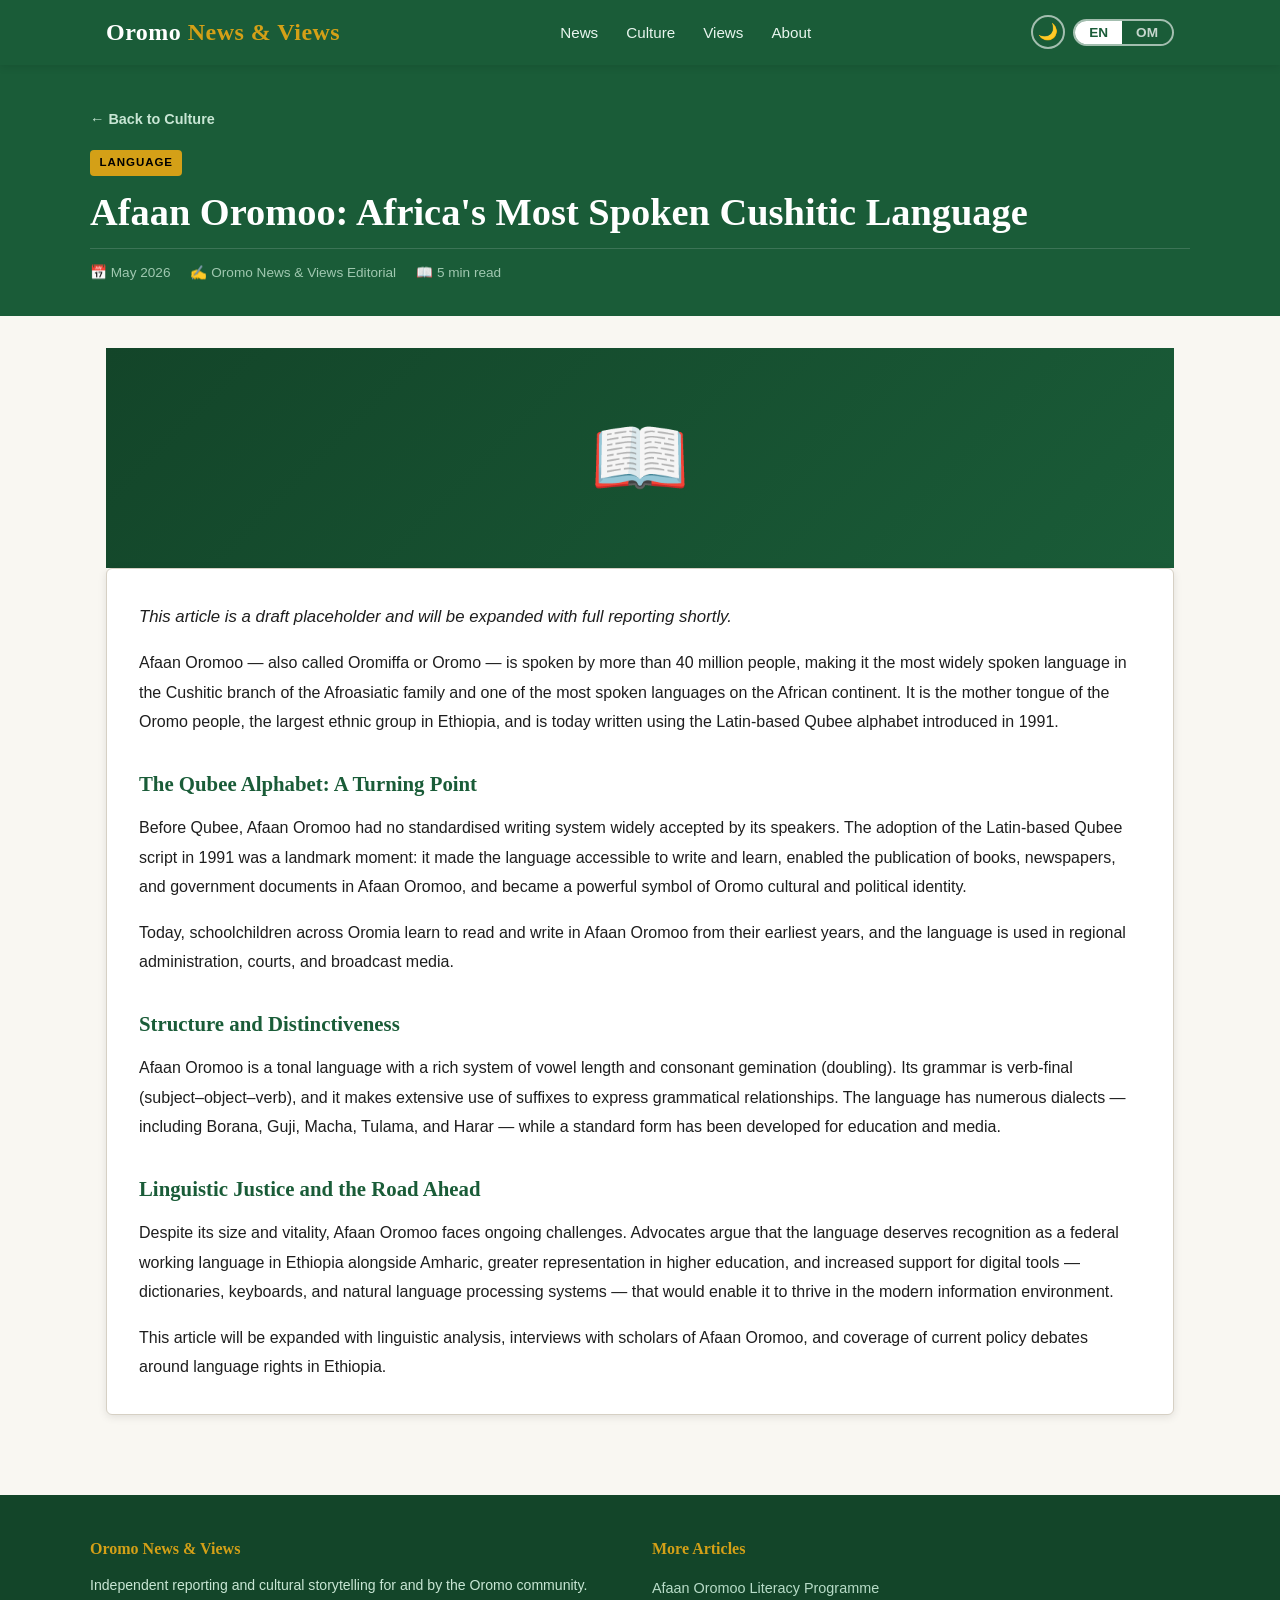
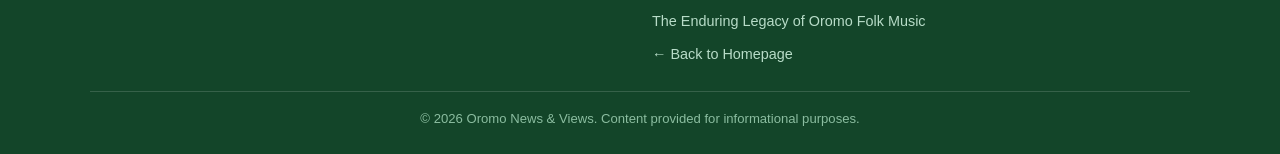
<file: articles/afaan-oromoo-language.html>
<!DOCTYPE html>
<html lang="en">
<head>
  <meta charset="UTF-8" />
  <meta name="viewport" content="width=device-width, initial-scale=1.0" />
  <title>Afaan Oromoo: Africa's Most Spoken Cushitic Language — Oromo News &amp; Views</title>
  <meta name="description" content="With over 40 million native speakers, Afaan Oromoo is written in the Latin-based Qubee script — a milestone for cultural preservation and linguistic justice." />

  <link rel="alternate" hreflang="en" href="https://yabo1234.github.io/oromo3.html/articles/afaan-oromoo-language.html" />
  <link rel="alternate" hreflang="om" href="https://yabo1234.github.io/oromo3.html/articles/afaan-oromoo-language.html?lang=om" />
  <link rel="alternate" hreflang="x-default" href="https://yabo1234.github.io/oromo3.html/articles/afaan-oromoo-language.html" />

  <link rel="stylesheet" href="../styles.css" />
</head>
<body>

  <!-- ===================== HEADER ===================== -->
  <header class="site-header" role="banner">
    <div class="header-inner">
      <a class="site-logo" href="../index.html" aria-label="Oromo News &amp; Views – home">
        Oromo <span>News &amp; Views</span>
      </a>

      <button id="btn-nav" class="nav-toggle" onclick="toggleNav()"
              aria-controls="site-nav" aria-expanded="false" aria-label="Open menu">☰</button>

      <nav id="site-nav" class="site-nav" aria-label="Main navigation">
        <ul>
          <li><a href="../index.html#news"    class="bilingual"><span class="en">News</span><span class="om">Oduu</span></a></li>
          <li><a href="../index.html#culture" class="bilingual"><span class="en">Culture</span><span class="om">Aadaa</span></a></li>
          <li><a href="../index.html#views"   class="bilingual"><span class="en">Views</span><span class="om">Yaadota</span></a></li>
          <li><a href="../index.html#about"   class="bilingual"><span class="en">About</span><span class="om">Waa'ee Keenya</span></a></li>
        </ul>
      </nav>

      <div class="header-controls">
        <button id="btn-theme" class="theme-toggle" onclick="toggleTheme()"
                aria-pressed="false" aria-label="Switch to dark mode">🌙</button>
        <div class="lang-toggle" role="group" aria-label="Language selector">
          <button id="btn-en" class="active" onclick="setLang('en')" aria-pressed="true">EN</button>
          <button id="btn-om"                onclick="setLang('om')" aria-pressed="false">OM</button>
        </div>
      </div>
    </div>
  </header>

  <!-- ===================== ARTICLE HEADER ===================== -->
  <div class="article-header">
    <div class="article-header-inner">
      <a class="article-back" href="../index.html#culture">
        <span class="bilingual"><span class="en">← Back to Culture</span><span class="om">← Aadaa Deebi'i</span></span>
      </a>

      <div data-lang="en">
        <span class="article-category-badge">Language</span>
        <h1>Afaan Oromoo: Africa's Most Spoken Cushitic Language</h1>
      </div>
      <div data-lang="om">
        <span class="article-category-badge">Afaan</span>
        <h1>Afaan Oromoo: Afaan Kushitikii Hunda Caalaa Afrikaa Keessatti Dubbatamu</h1>
      </div>

      <div class="article-meta">
        <span>📅 <span class="bilingual"><span class="en">May 2026</span><span class="om">Caamsaa 2026</span></span></span>
        <span>✍️ <span class="bilingual"><span class="en">Oromo News &amp; Views Editorial</span><span class="om">Gulantaa Oduu fi Yaada Oromoo</span></span></span>
        <span>📖 <span class="bilingual"><span class="en">5 min read</span><span class="om">Daqiiqaa 5 dubbisuu</span></span></span>
      </div>
    </div>
  </div>

  <!-- ===================== ARTICLE BODY ===================== -->
  <main class="article-main">
    <div class="article-hero-banner" aria-hidden="true">📖</div>

    <div class="article-body">

      <div data-lang="en">
        <p>
          <em>This article is a draft placeholder and will be expanded with full reporting shortly.</em>
        </p>
        <p>
          Afaan Oromoo — also called Oromiffa or Oromo — is spoken by more than 40 million people,
          making it the most widely spoken language in the Cushitic branch of the Afroasiatic family
          and one of the most spoken languages on the African continent. It is the mother tongue of
          the Oromo people, the largest ethnic group in Ethiopia, and is today written using the
          Latin-based Qubee alphabet introduced in 1991.
        </p>

        <h2>The Qubee Alphabet: A Turning Point</h2>
        <p>
          Before Qubee, Afaan Oromoo had no standardised writing system widely accepted by its speakers.
          The adoption of the Latin-based Qubee script in 1991 was a landmark moment: it made the
          language accessible to write and learn, enabled the publication of books, newspapers, and
          government documents in Afaan Oromoo, and became a powerful symbol of Oromo cultural and
          political identity.
        </p>
        <p>
          Today, schoolchildren across Oromia learn to read and write in Afaan Oromoo from their
          earliest years, and the language is used in regional administration, courts, and broadcast
          media.
        </p>

        <h2>Structure and Distinctiveness</h2>
        <p>
          Afaan Oromoo is a tonal language with a rich system of vowel length and consonant gemination
          (doubling). Its grammar is verb-final (subject–object–verb), and it makes extensive use of
          suffixes to express grammatical relationships. The language has numerous dialects — including
          Borana, Guji, Macha, Tulama, and Harar — while a standard form has been developed for
          education and media.
        </p>

        <h2>Linguistic Justice and the Road Ahead</h2>
        <p>
          Despite its size and vitality, Afaan Oromoo faces ongoing challenges. Advocates argue that
          the language deserves recognition as a federal working language in Ethiopia alongside Amharic,
          greater representation in higher education, and increased support for digital tools —
          dictionaries, keyboards, and natural language processing systems — that would enable it to
          thrive in the modern information environment.
        </p>
        <p>
          This article will be expanded with linguistic analysis, interviews with scholars of Afaan
          Oromoo, and coverage of current policy debates around language rights in Ethiopia.
        </p>
      </div>

      <div data-lang="om">
        <p>
          <em>Barruu kun qophii yeroo ammaa ti fi gabaasa guutuu dhiheenyatti guddifama.</em>
        </p>
        <p>
          Afaan Oromoo — Oromiffa ykn Oromo jedhamuus beekama — namoota miliyoona 40 ol irraan
          dubbifama, kan kun afaan hunda caalaa Afaan Kushitikii fi Afaan Afroaasiiyaa keessaa
          dubbatamu gochaa. Saba Oromoo, kan uummata guddaa Itoophiyaa ta'e, asal-dhalootaa dha,
          fi har'a qubee Latin irratti hundaa'e — Qubee bara 1991 keessummeeffame — keessatti
          barreeffama.
        </p>

        <h2>Qubee: Yeroo Jijjiirrama</h2>
        <p>
          Dursee Qubee, Afaan Oromoo sirna barreeffama tokkummaa dubbattoota isaa daran fudhatan
          hin qabu ture. Qubee qubee Laatiinii irratti hundaa'e bara 1991 fudhachuun
          yeroo seenaa qabeessa ture: afaan dubbisuu fi barachuu salphise, maxxansalee,
          gaazexaalee fi galmee mootummaa Afaan Oromootiin dhiheessuun danda'ame, fi mallattoo
          eenyummaa aadaa fi siyaasaa Oromoo ta'e.
        </p>
        <p>
          Har'a, barattooti mana barumsaa Oromiyaa guutuu keessatti bara jalqabaatii Afaan
          Oromootiin dubbisuu fi barreessuu barachuu, fi afaan naannoo bulchiinsaa, mana murtii
          fi midiyaa damsaa keessatti fayyadamama.
        </p>

        <h2>Caasaa fi Addummaa</h2>
        <p>
          Afaan Oromoo afaan toonii fi sirna dheerdaa fi gabaabbina sagalee fi lakkoofsa
          dabalataa (duplicating) qabu dha. Guraamaatikaan isaa sagalee-dhumaa (mata — waa'ee —
          sagalee) dha, fi xumuraalee hedduu itti fayyadama. Afaanichaatti gosa hedduun jira —
          Booranaa, Gujii, Macaa, Tuulamaa fi Harar — yeroo tokkos gosa idilee barnoota fi
          midiyaatiif guddifame.
        </p>

        <h2>Mirgaa Afaanii fi Karaa Fuula Dura</h2>
        <p>
          Bal'ina fi jireenya isaa irrattis, Afaan Oromoo rakkoolee itti fufa. Bakka bu'ooti
          Afaan Oromoo afaan hojii federaalaa Itoophiyaa keessa Amaariffaa waliin ta'uuf
          beekamuu, barnoota olaanaa keessatti gosa guddaa ta'uu fi meeshaalee dijitaalaa
          deeggarsaaf — galmee jechootaa, qubee mana itti barreeffamu fi sirna qubee
          ofumaa — deeggarsaa guddaa akka argatu gaafatu.
        </p>
      </div>

    </div>
  </main>

  <!-- ===================== FOOTER ===================== -->
  <footer class="site-footer" role="contentinfo">
    <div class="footer-inner">
      <div class="footer-col">
        <h2>Oromo News &amp; Views</h2>
        <p class="bilingual">
          <span class="en">Independent reporting and cultural storytelling for and by the Oromo community.</span>
          <span class="om">Gabaasaa bilisaa fi seenaa aadaa hawaasa Oromoo tiin fi hawaasa Oromoof.</span>
        </p>
      </div>
      <div class="footer-col">
        <h2 class="bilingual"><span class="en">More Articles</span><span class="om">Barruulee Dabalata</span></h2>
        <ul>
          <li><a href="afaan-oromoo-literacy.html" class="bilingual"><span class="en">Afaan Oromoo Literacy Programme</span><span class="om">Sagantaa Barreeffama Afaan Oromoo</span></a></li>
          <li><a href="oromo-folk-music.html" class="bilingual"><span class="en">The Enduring Legacy of Oromo Folk Music</span><span class="om">Dhaalaa Muuziqaa Saba Oromoo</span></a></li>
          <li><a href="../index.html" class="bilingual"><span class="en">← Back to Homepage</span><span class="om">← Fuula Jalqabaa</span></a></li>
        </ul>
      </div>
    </div>
    <div class="footer-bottom">
      <p>&copy; <span id="year"></span>
        <span class="bilingual">
          <span class="en">Oromo News &amp; Views. Content provided for informational purposes.</span>
          <span class="om">Oduu fi Yaada Oromoo. Qabiyyeen oddeeffannoo keessaatiif dhiyaateera.</span>
        </span>
      </p>
    </div>
  </footer>

  <script src="../shared.js"></script>

</body>
</html>
</file>
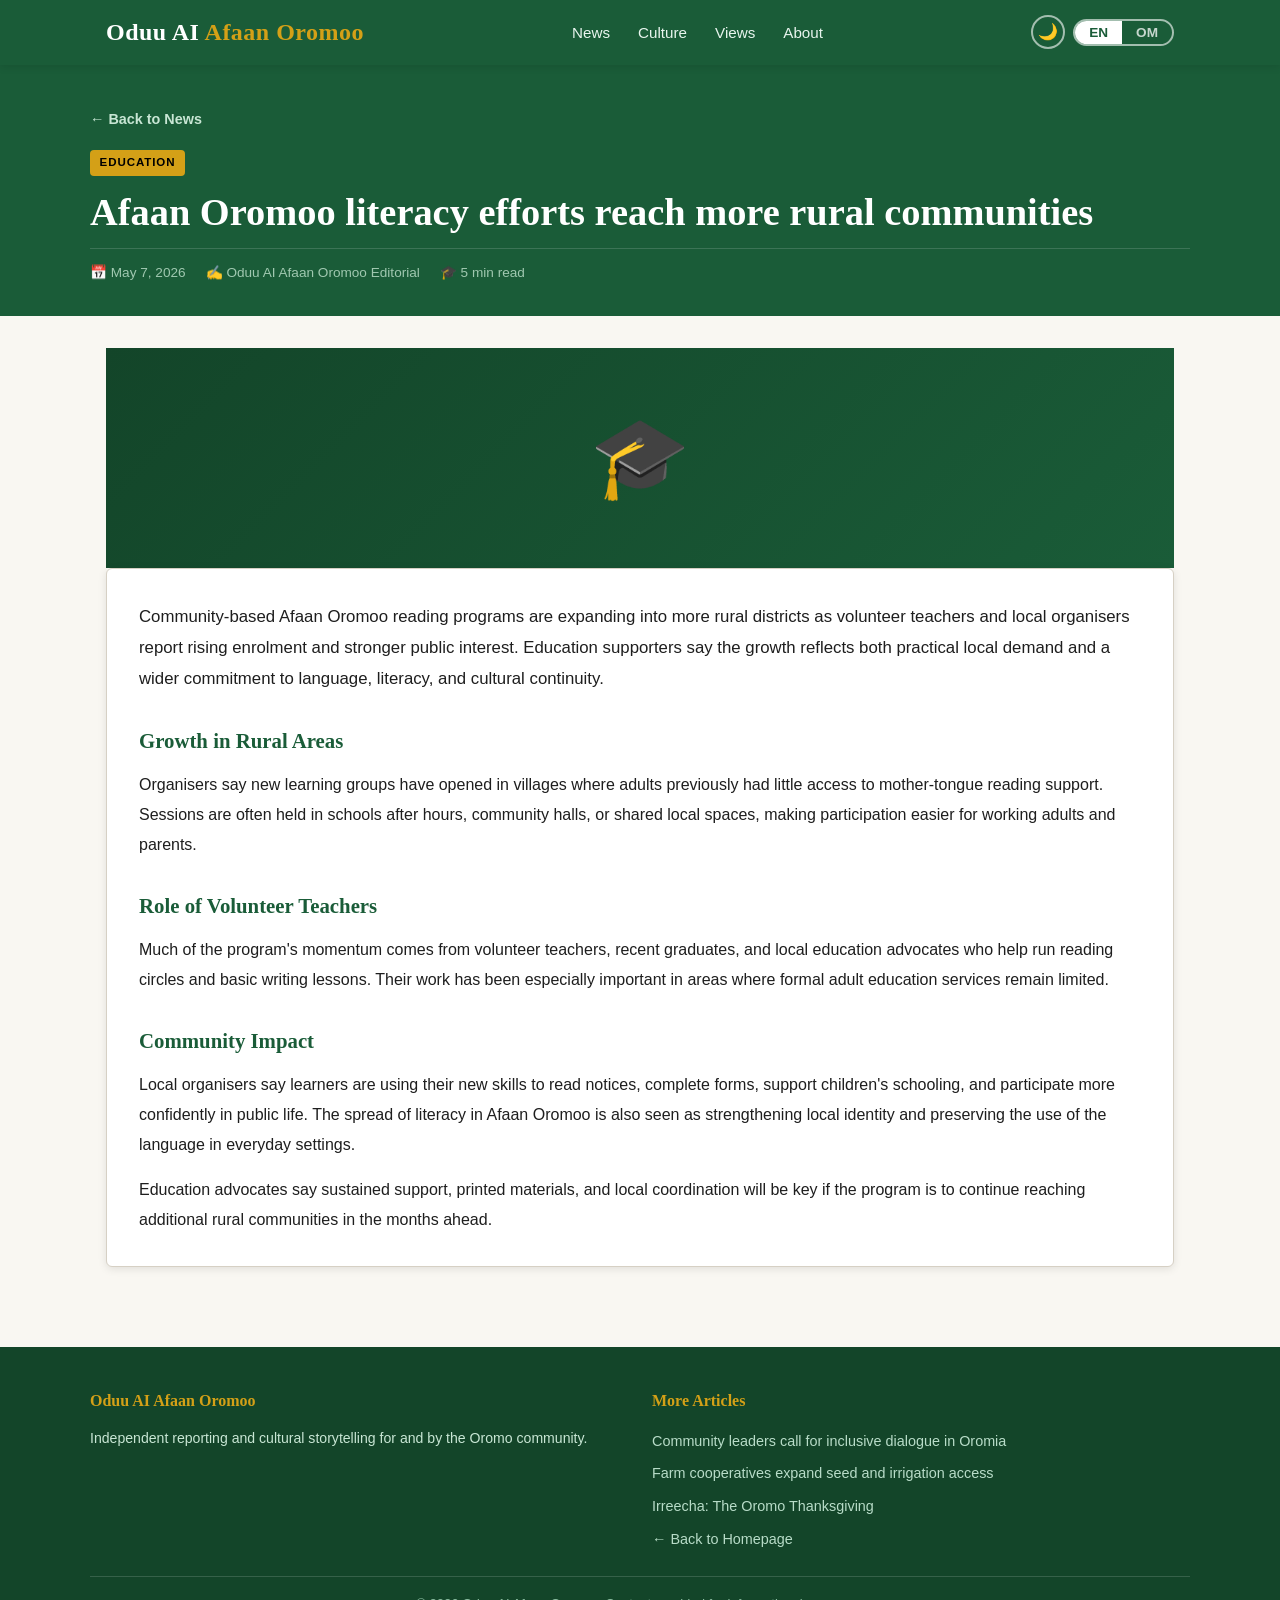
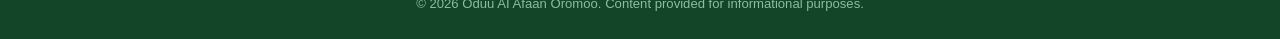
<file: articles/afaan-oromoo-literacy.html>
<!DOCTYPE html>
<html lang="en">
<head>
  <meta charset="UTF-8" />
  <meta name="viewport" content="width=device-width, initial-scale=1.0" />
  <title>Afaan Oromoo literacy efforts reach more rural communities — Oduu AI Afaan Oromoo</title>
  <meta name="description" content="Volunteer teachers and local organisers report growing enrolment as community-based reading programs spread across rural districts." />

  <link rel="alternate" hreflang="en" href="https://yabo1234.github.io/oromo3.html/articles/afaan-oromoo-literacy.html" />
  <link rel="alternate" hreflang="om" href="https://yabo1234.github.io/oromo3.html/articles/afaan-oromoo-literacy.html?lang=om" />
  <link rel="alternate" hreflang="x-default" href="https://yabo1234.github.io/oromo3.html/articles/afaan-oromoo-literacy.html" />

  <link rel="stylesheet" href="../styles.css" />
</head>
<body>

  <!-- ===================== HEADER ===================== -->
  <header class="site-header" role="banner">
    <div class="header-inner">
      <a class="site-logo" href="../index.html" aria-label="Oduu AI Afaan Oromoo – home">
        Oduu AI <span>Afaan Oromoo</span>
      </a>

      <button id="btn-nav" class="nav-toggle" onclick="toggleNav()"
              aria-controls="site-nav" aria-expanded="false" aria-label="Open menu">☰</button>

      <nav id="site-nav" class="site-nav" aria-label="Main navigation">
        <ul>
          <li><a href="../index.html#news"    class="bilingual"><span class="en">News</span><span class="om">Oduu</span></a></li>
          <li><a href="../index.html#culture" class="bilingual"><span class="en">Culture</span><span class="om">Aadaa</span></a></li>
          <li><a href="../index.html#views"   class="bilingual"><span class="en">Views</span><span class="om">Yaadota</span></a></li>
          <li><a href="../index.html#about"   class="bilingual"><span class="en">About</span><span class="om">Waa'ee Keenya</span></a></li>
        </ul>
      </nav>

      <div class="header-controls">
        <button id="btn-theme" class="theme-toggle" onclick="toggleTheme()"
                aria-pressed="false" aria-label="Switch to dark mode">🌙</button>
        <div class="lang-toggle" role="group" aria-label="Language selector">
          <button id="btn-en" class="active" onclick="setLang('en')" aria-pressed="true">EN</button>
          <button id="btn-om"                onclick="setLang('om')" aria-pressed="false">OM</button>
        </div>
      </div>
    </div>
  </header>

  <!-- ===================== ARTICLE HEADER ===================== -->
  <div class="article-header">
    <div class="article-header-inner">
      <a class="article-back" href="../index.html#news">
        <span class="bilingual"><span class="en">← Back to News</span><span class="om">← Oduu Deebi'i</span></span>
      </a>

      <div data-lang="en">
        <span class="article-category-badge">Education</span>
        <h1>Afaan Oromoo literacy efforts reach more rural communities</h1>
      </div>
      <div data-lang="om">
        <span class="article-category-badge">Barnoota</span>
        <h1>Sochiin barnoota Afaan Oromoo hawaasa baadiyyaa dabalataa bira gahe</h1>
      </div>

      <div class="article-meta">
        <span>📅 <span class="bilingual"><span class="en">May 7, 2026</span><span class="om">Caamsaa 7, 2026</span></span></span>
        <span>✍️ <span class="bilingual"><span class="en">Oduu AI Afaan Oromoo Editorial</span><span class="om">Gulantaa Oduu fi Yaada Oromoo</span></span></span>
        <span>🎓 <span class="bilingual"><span class="en">5 min read</span><span class="om">Daqiiqaa 5 dubbisuu</span></span></span>
      </div>
    </div>
  </div>

  <!-- ===================== ARTICLE BODY ===================== -->
  <main class="article-main">
    <div class="article-hero-banner" aria-hidden="true">🎓</div>

    <div class="article-body">

      <div data-lang="en">
        <p>
          Community-based Afaan Oromoo reading programs are expanding into more rural districts as volunteer
          teachers and local organisers report rising enrolment and stronger public interest. Education
          supporters say the growth reflects both practical local demand and a wider commitment to language,
          literacy, and cultural continuity.
        </p>

        <h2>Growth in Rural Areas</h2>
        <p>
          Organisers say new learning groups have opened in villages where adults previously had little access
          to mother-tongue reading support. Sessions are often held in schools after hours, community halls,
          or shared local spaces, making participation easier for working adults and parents.
        </p>

        <h2>Role of Volunteer Teachers</h2>
        <p>
          Much of the program's momentum comes from volunteer teachers, recent graduates, and local education
          advocates who help run reading circles and basic writing lessons. Their work has been especially
          important in areas where formal adult education services remain limited.
        </p>

        <h2>Community Impact</h2>
        <p>
          Local organisers say learners are using their new skills to read notices, complete forms, support
          children's schooling, and participate more confidently in public life. The spread of literacy in
          Afaan Oromoo is also seen as strengthening local identity and preserving the use of the language in
          everyday settings.
        </p>
        <p>
          Education advocates say sustained support, printed materials, and local coordination will be key if
          the program is to continue reaching additional rural communities in the months ahead.
        </p>
      </div>

      <div data-lang="om">
        <p>
          Sagantaaleen dubbisuu Afaan Oromoo hawaasa irratti hundaa'an aanaalee baadiyyaa dabalataa keessatti
          babal'achaa jiru; barsiisonni fedhiidhaan tajaajilan fi qindeessitoonni naannoo galmeen dabalaa fi
          fedhiin uummataa cimsaa jiraachuu ibsu. Deeggartoonni barnootaa akka jedhanitti, guddinni kun fedhii
          dhugaa hawaasaa fi kutannoo afaan, barnootaa fi aadaa eegsisuu calaqqisiisa.
        </p>

        <h2>Baadiyyaa Keessatti Babal'ina</h2>
        <p>
          Qindeessitoonni akka ibsanitti, gareewwan barnootaa haaraan gandoota keessatti banamaa jiru; achitti
          namoonni gurguddoon deeggarsa dubbisuu afaan haadha isaanii irratti hundaa'e kana dura argachuuf carraa
          xiqqaa qabu turan. Sagantaaleen kunneen yeroo baay'ee manneen barnootaa keessatti yeroo hojii booda,
          galma hawaasaa yookaan bakka waliinii keessatti geggeeffamu; kunis hirmaannaa salphisa.
        </p>

        <h2>Gahee Barsiisota Fedhii</h2>
        <p>
          Cimina sagantichaa keessaa qooda guddaan barsiisota fedhiidhaan tajaajilan, eebbifamtoota haaraa fi
          deeggartoota barnootaa naannoo irraa dhufa. Isaanis gareewwan dubbisuu fi barnoota barreessuu bu'uuraa
          gaggeessu; keessumaa bakka tajaajilli barnoota namoota gurguddoo hanqatu keessatti hojii isaanii murteessaa dha.
        </p>

        <h2>Bu'aa Hawaasaa</h2>
        <p>
          Qindeessitoonni naannoo akka jedhanitti, barattoonni ogummaa isaanii haaraa fayyadamuun beeksisa
          dubbisuu, guca guutuu, barnoota ijoollee deeggaruu fi jireenya hawaasaa keessatti ofitti amanamummaan
          hirmaachuu jalqaban. Babal'inni dubbisuu fi barreessuu Afaan Oromoo ammoo eenyummaa naannoo cimsuu fi
          afaanichaa jireenya guyyaa guyyaa keessatti tikfachuuf gargaaraa jira.
        </p>
        <p>
          Deeggartoonni barnootaa deeggarsi itti fufiinsa qabu, maxxansa barnootaa fi qindoominni naannoo yoo
          jiraate qofa sagantaan kun hawaasa baadiyyaa dabalataa bira ga'uu danda'a jedhu.
        </p>
      </div>

    </div>
  </main>

  <!-- ===================== FOOTER ===================== -->
  <footer class="site-footer" role="contentinfo">
    <div class="footer-inner">
      <div class="footer-col">
        <h2>Oduu AI Afaan Oromoo</h2>
        <p class="bilingual">
          <span class="en">Independent reporting and cultural storytelling for and by the Oromo community.</span>
          <span class="om">Gabaasaa bilisaa fi seenaa aadaa hawaasa Oromoo tiin fi hawaasa Oromoof.</span>
        </p>
      </div>
      <div class="footer-col">
        <h2 class="bilingual"><span class="en">More Articles</span><span class="om">Barruulee Dabalata</span></h2>
        <ul>
          <li><a href="governance-dialogue.html" class="bilingual"><span class="en">Community leaders call for inclusive dialogue in Oromia</span><span class="om">Hoggantoonni hawaasaa Oromiyaa keessatti marii hunda hammatu waaman</span></a></li>
          <li><a href="agriculture-2026.html" class="bilingual"><span class="en">Farm cooperatives expand seed and irrigation access</span><span class="om">Waldaan hojii gamtaa sanyii fi bishaan obaasaa babal'ise</span></a></li>
          <li><a href="irreecha-festival.html" class="bilingual"><span class="en">Irreecha: The Oromo Thanksgiving</span><span class="om">Irreechaa: Ayyaana Galateeffannaa</span></a></li>
          <li><a href="../index.html" class="bilingual"><span class="en">← Back to Homepage</span><span class="om">← Fuula Jalqabaa</span></a></li>
        </ul>
      </div>
    </div>
    <div class="footer-bottom">
      <p>&copy; <span id="year"></span>
        <span class="bilingual">
          <span class="en">Oduu AI Afaan Oromoo. Content provided for informational purposes.</span>
          <span class="om">Oduu fi Yaada Oromoo. Qabiyyeen oddeeffannoo keessaatiif dhiyaateera.</span>
        </span>
      </p>
    </div>
  </footer>

  <script src="../shared.js"></script>

</body>
</html>
</file>
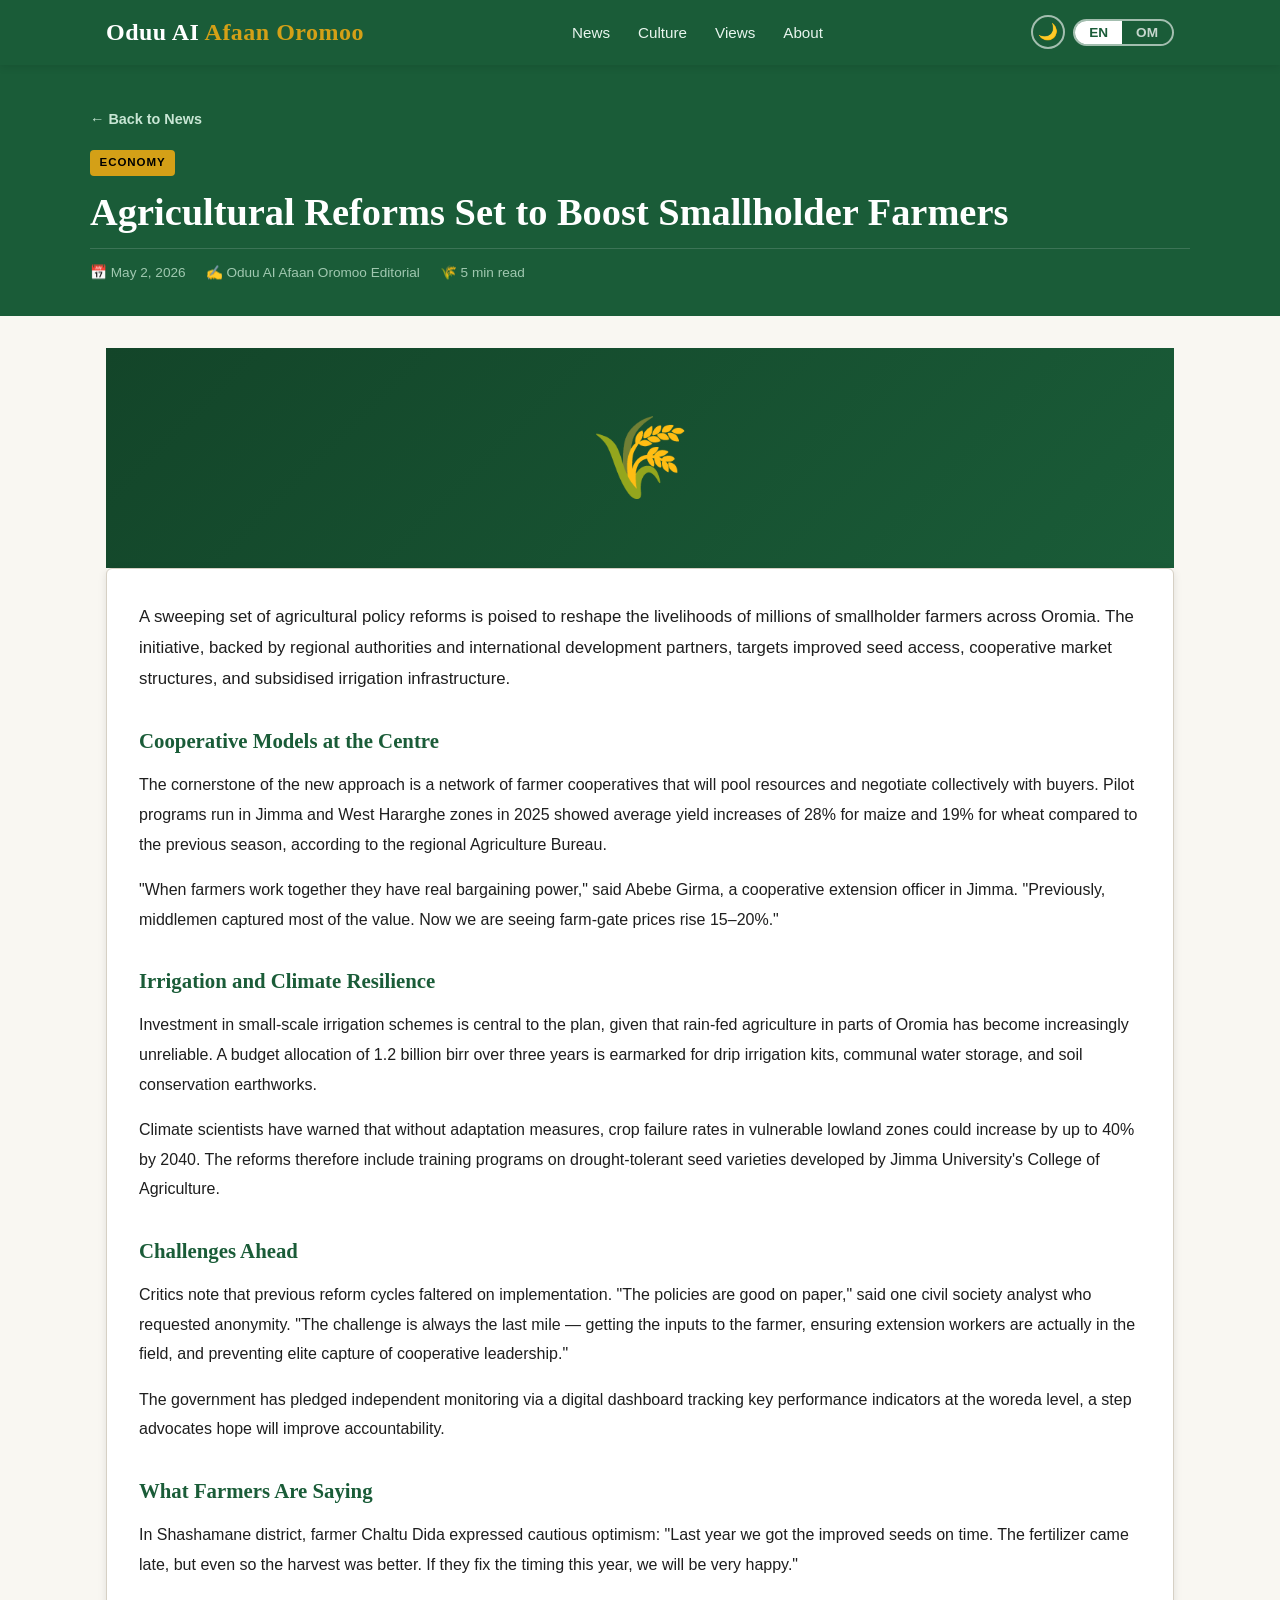
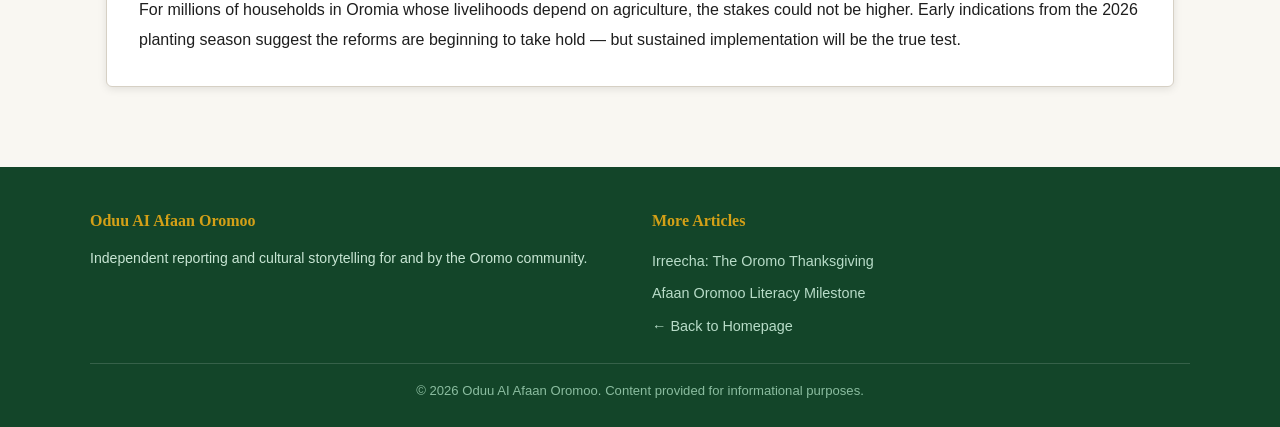
<file: articles/agriculture-2026.html>
<!DOCTYPE html>
<html lang="en">
<head>
  <meta charset="UTF-8" />
  <meta name="viewport" content="width=device-width, initial-scale=1.0" />
  <title>Agricultural Reforms Set to Boost Smallholder Farmers — Oduu AI Afaan Oromoo</title>
  <meta name="description" content="New policy initiatives target smallholder farmers in Oromia, aiming to improve yields and market access through cooperative models." />

  <link rel="alternate" hreflang="en" href="https://yabo1234.github.io/oromo3.html/articles/agriculture-2026.html" />
  <link rel="alternate" hreflang="om" href="https://yabo1234.github.io/oromo3.html/articles/agriculture-2026.html?lang=om" />
  <link rel="alternate" hreflang="x-default" href="https://yabo1234.github.io/oromo3.html/articles/agriculture-2026.html" />

  <link rel="stylesheet" href="../styles.css" />
</head>
<body>

  <!-- ===================== HEADER ===================== -->
  <header class="site-header" role="banner">
    <div class="header-inner">
      <a class="site-logo" href="../index.html" aria-label="Oduu AI Afaan Oromoo – home">
        Oduu AI <span>Afaan Oromoo</span>
      </a>

      <button id="btn-nav" class="nav-toggle" onclick="toggleNav()"
              aria-controls="site-nav" aria-expanded="false" aria-label="Open menu">☰</button>

      <nav id="site-nav" class="site-nav" aria-label="Main navigation">
        <ul>
          <li><a href="../index.html#news"    class="bilingual"><span class="en">News</span><span class="om">Oduu</span></a></li>
          <li><a href="../index.html#culture" class="bilingual"><span class="en">Culture</span><span class="om">Aadaa</span></a></li>
          <li><a href="../index.html#views"   class="bilingual"><span class="en">Views</span><span class="om">Yaadota</span></a></li>
          <li><a href="../index.html#about"   class="bilingual"><span class="en">About</span><span class="om">Waa'ee Keenya</span></a></li>
        </ul>
      </nav>

      <div class="header-controls">
        <button id="btn-theme" class="theme-toggle" onclick="toggleTheme()"
                aria-pressed="false" aria-label="Switch to dark mode">🌙</button>
        <div class="lang-toggle" role="group" aria-label="Language selector">
          <button id="btn-en" class="active" onclick="setLang('en')" aria-pressed="true">EN</button>
          <button id="btn-om"                onclick="setLang('om')" aria-pressed="false">OM</button>
        </div>
      </div>
    </div>
  </header>

  <!-- ===================== ARTICLE HEADER ===================== -->
  <div class="article-header">
    <div class="article-header-inner">
      <a class="article-back" href="../index.html#news">
        <span class="bilingual"><span class="en">← Back to News</span><span class="om">← Oduu Deebi'i</span></span>
      </a>

      <div data-lang="en">
        <span class="article-category-badge">Economy</span>
        <h1>Agricultural Reforms Set to Boost Smallholder Farmers</h1>
      </div>
      <div data-lang="om">
        <span class="article-category-badge">Diinagdee</span>
        <h1>Fooyyessa Qonnaa Qonnaawwan Xiqaa Gargaaruuf Qophaa'e</h1>
      </div>

      <div class="article-meta">
        <span>📅 <span class="bilingual"><span class="en">May 2, 2026</span><span class="om">Caamsaa 2, 2026</span></span></span>
        <span>✍️ <span class="bilingual"><span class="en">Oduu AI Afaan Oromoo Editorial</span><span class="om">Gulantaa Oduu fi Yaada Oromoo</span></span></span>
        <span>🌾 <span class="bilingual"><span class="en">5 min read</span><span class="om">Daqiiqaa 5 dubbisuu</span></span></span>
      </div>
    </div>
  </div>

  <!-- ===================== ARTICLE BODY ===================== -->
  <main class="article-main">
    <div class="article-hero-banner" aria-hidden="true">🌾</div>

    <div class="article-body">

      <div data-lang="en">
        <p>
          A sweeping set of agricultural policy reforms is poised to reshape the livelihoods of millions of
          smallholder farmers across Oromia. The initiative, backed by regional authorities and international
          development partners, targets improved seed access, cooperative market structures, and subsidised
          irrigation infrastructure.
        </p>

        <h2>Cooperative Models at the Centre</h2>
        <p>
          The cornerstone of the new approach is a network of farmer cooperatives that will pool resources
          and negotiate collectively with buyers. Pilot programs run in Jimma and West Hararghe zones in
          2025 showed average yield increases of 28% for maize and 19% for wheat compared to the previous
          season, according to the regional Agriculture Bureau.
        </p>
        <p>
          "When farmers work together they have real bargaining power," said Abebe Girma, a cooperative
          extension officer in Jimma. "Previously, middlemen captured most of the value. Now we are seeing
          farm-gate prices rise 15–20%."
        </p>

        <h2>Irrigation and Climate Resilience</h2>
        <p>
          Investment in small-scale irrigation schemes is central to the plan, given that rain-fed agriculture
          in parts of Oromia has become increasingly unreliable. A budget allocation of 1.2 billion birr
          over three years is earmarked for drip irrigation kits, communal water storage, and soil
          conservation earthworks.
        </p>
        <p>
          Climate scientists have warned that without adaptation measures, crop failure rates in vulnerable
          lowland zones could increase by up to 40% by 2040. The reforms therefore include training programs
          on drought-tolerant seed varieties developed by Jimma University's College of Agriculture.
        </p>

        <h2>Challenges Ahead</h2>
        <p>
          Critics note that previous reform cycles faltered on implementation. "The policies are good on
          paper," said one civil society analyst who requested anonymity. "The challenge is always the last
          mile — getting the inputs to the farmer, ensuring extension workers are actually in the field,
          and preventing elite capture of cooperative leadership."
        </p>
        <p>
          The government has pledged independent monitoring via a digital dashboard tracking key performance
          indicators at the woreda level, a step advocates hope will improve accountability.
        </p>

        <h2>What Farmers Are Saying</h2>
        <p>
          In Shashamane district, farmer Chaltu Dida expressed cautious optimism: "Last year we got the
          improved seeds on time. The fertilizer came late, but even so the harvest was better. If they
          fix the timing this year, we will be very happy."
        </p>
        <p>
          For millions of households in Oromia whose livelihoods depend on agriculture, the stakes could
          not be higher. Early indications from the 2026 planting season suggest the reforms are beginning
          to take hold — but sustained implementation will be the true test.
        </p>
      </div>

      <div data-lang="om">
        <p>
          Tarkaanfii fooyya'insaa qajeelfama qonnaa bal'aan Oromiyaa keessatti qonnaawwan xiqaa miliyoonotaa
          jiruu fi jireenyaa haguugguuf qophaa'eera. Karoorfamni kun, abbootii aangoo naannoo fi
          hirmaattoota misoomaa addunyaatiin deggarame, fooyyessa fayyadama sanyii, caasaalee gabaa
          kooperaatifii fi misooma bishaan qonnaa deeggaramee irratti xiyyeeffata.
        </p>

        <h2>Kooperaatifoonni Gidduu Jiru</h2>
        <p>
          Wantooti bu'uraa karooraa haaraa kanaa — Qabaannoo waltajjii kooperaatifii qonnaawwaanii kan
          humna walitti qabuufi fi bittaa fi gurgurtaa waloon raawwatu. Sagantaalee yaaloo kan Jimmaa fi
          naannoo Harargee Lixaa keessatti bara 2025 deemsiifame oomisha qamadii 19% fi boqqolloo 28%
          ol jijjiira argisisee, akka Biiroo Qonnaa Naannootti.
        </p>
        <p>
          "Qonnaawwan yoo walitti qabamanii hojjetan humna murtii dhugaa qabu," jechuun Abeebee Girmaa,
          ogeessa kooperaatifii Jimmaa keessa hojjetu, ibse. "Duraan maamiltooti gidduu itti fayyadamanii
          gatiin baay'een isaa fudhatamuun ture. Amma gatiin qara goommaa 15–20% dabala."
        </p>

        <h2>Bishaan fi Cimina Qilleensaa</h2>
        <p>
          Maallaqni baajataa birrii biiliyoona 1.2 bara sadih keessatti meeshaalee bishaansumsaa xiqaa,
          kuusaa bishaan hawaasummaa fi eegumsa lafa irratti ramaduuf ramadameera. Qonnaawwan qilleensaatiin
          dhiibamaa jiran gargaaruuf tarkaanfiwwan haalduree dabalataa ni barbaachisu.
        </p>
        <p>
          Saayintistoonni qilleensaa akka hubachiisanitti, yoo tarkaanfiin haaromsaa hin fudhatamne,
          rakkoo midhaan Oromiyaa naannoo bu'aa fi gadi keessatti haga 2040 dhibbentaa 40 ol dabalu.
          Fooyya'insonni kunneen kanaafi sanyii harcoo qilleensaa danda'u Yuunivarsiitii Jimmaa tiin
          Koollejjii Qonnaa irraa babbar'ame irratti leenjiiwwan dabalataa of keessaa qabu.
        </p>

        <h2>Rakkoolee Duraa</h2>
        <p>
          Qeeqattoonni fooyya'insoonni yeroo darbee raawwii irratti fashalaatti jedhu. "Qajeelfamoonni
          barreeffama keessatti gaariidha," jedha oggeessi hawaasa sivilii maqaa ishee of irraa qabuuf
          gaafatte. "Hanqinni yeroo hunda — sochii dhuma dhumaa — meeshaalee gara qonnaawwaniitti
          geessuuf, hojjettoonni bal'ina dirree keessa argamuu mirkaaneessuu fi qabsaa'aa kooperaatifii
          mo'atamuu dhorkuuf."
        </p>

        <h2>Qonnaawwan Maal Jedhu</h2>
        <p>
          Aanaa Shaashamannee keessa Caaltu Diidaa eegannoo eebbifameen ni dubbatti: "Waggaa darbeetti
          sanyii fooyya'aa yeroo isaa arganne. Mancaa'aan geeggeessuu isaanitti xiyyeeffachuu isaaniif,
          sagantaan fooyya'aa ta'e kan amma dhufaa jiruu fi gochaa jiru nu gammachiisa."
        </p>
      </div>

    </div>
  </main>

  <!-- ===================== FOOTER ===================== -->
  <footer class="site-footer" role="contentinfo">
    <div class="footer-inner">
      <div class="footer-col">
        <h2>Oduu AI Afaan Oromoo</h2>
        <p class="bilingual">
          <span class="en">Independent reporting and cultural storytelling for and by the Oromo community.</span>
          <span class="om">Gabaasaa bilisaa fi seenaa aadaa hawaasa Oromoo tiin fi hawaasa Oromoof.</span>
        </p>
      </div>
      <div class="footer-col">
        <h2 class="bilingual"><span class="en">More Articles</span><span class="om">Barruulee Dabalata</span></h2>
        <ul>
          <li><a href="irreecha-festival.html" class="bilingual"><span class="en">Irreecha: The Oromo Thanksgiving</span><span class="om">Irreechaa: Ayyaana Galateeffannaa</span></a></li>
          <li><a href="afaan-oromoo-literacy.html" class="bilingual"><span class="en">Afaan Oromoo Literacy Milestone</span><span class="om">Mallattoo Barreeffama Afaan Oromoo</span></a></li>
          <li><a href="../index.html" class="bilingual"><span class="en">← Back to Homepage</span><span class="om">← Fuula Jalqabaa</span></a></li>
        </ul>
      </div>
    </div>
    <div class="footer-bottom">
      <p>&copy; <span id="year"></span>
        <span class="bilingual">
          <span class="en">Oduu AI Afaan Oromoo. Content provided for informational purposes.</span>
          <span class="om">Oduu fi Yaada Oromoo. Qabiyyeen oddeeffannoo keessaatiif dhiyaateera.</span>
        </span>
      </p>
    </div>
  </footer>

  <script src="../shared.js"></script>

</body>
</html>
</file>
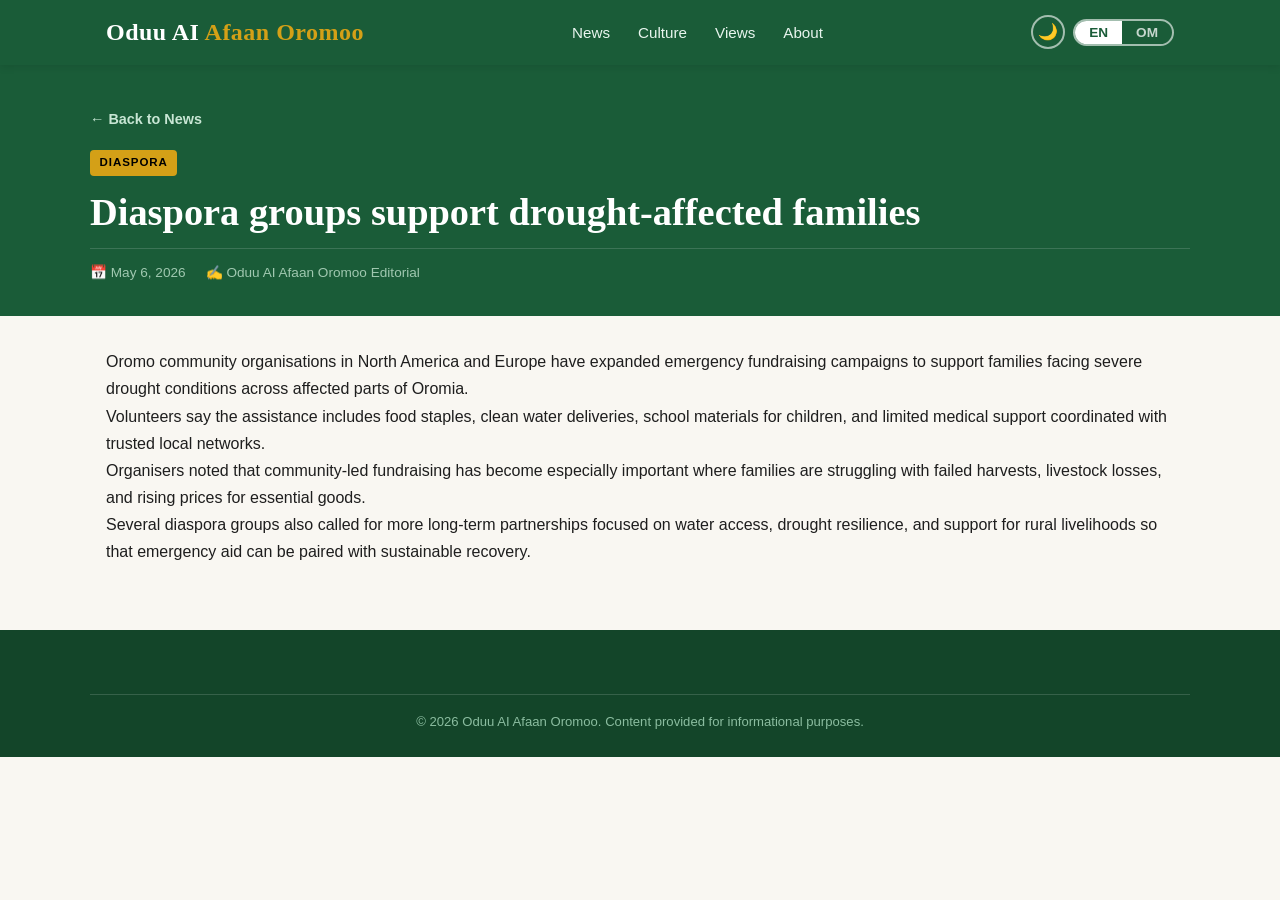
<file: articles/diaspora-drought-support.html>
<!DOCTYPE html>
<html lang="en">
<head>
  <meta charset="UTF-8" />
  <meta name="viewport" content="width=device-width, initial-scale=1.0" />
  <title>Diaspora groups support drought-affected families — Oduu AI Afaan Oromoo</title>
  <meta name="description" content="Oromo associations across North America and Europe continue fundraising and emergency support for families affected by drought in Oromia." />

  <link rel="alternate" hreflang="en" href="https://yabo1234.github.io/oromo3.html/articles/diaspora-drought-support.html" />
  <link rel="alternate" hreflang="om" href="https://yabo1234.github.io/oromo3.html/articles/diaspora-drought-support.html?lang=om" />
  <link rel="alternate" hreflang="x-default" href="https://yabo1234.github.io/oromo3.html/articles/diaspora-drought-support.html" />

  <link rel="stylesheet" href="../styles.css" />
</head>
<body>

  <header class="site-header" role="banner">
    <div class="header-inner">
      <a class="site-logo" href="../index.html" aria-label="Oduu AI Afaan Oromoo – home">
        Oduu AI <span>Afaan Oromoo</span>
      </a>

      <button id="btn-nav" class="nav-toggle" onclick="toggleNav()"
              aria-controls="site-nav" aria-expanded="false" aria-label="Open menu">☰</button>

      <nav id="site-nav" class="site-nav" aria-label="Main navigation">
        <ul>
          <li><a href="../index.html#news" class="bilingual"><span class="en">News</span><span class="om">Oduu</span></a></li>
          <li><a href="../index.html#culture" class="bilingual"><span class="en">Culture</span><span class="om">Aadaa</span></a></li>
          <li><a href="../index.html#views" class="bilingual"><span class="en">Views</span><span class="om">Yaadota</span></a></li>
          <li><a href="../index.html#about" class="bilingual"><span class="en">About</span><span class="om">Waa'ee Keenya</span></a></li>
        </ul>
      </nav>

      <div class="header-controls">
        <button id="btn-theme" class="theme-toggle" onclick="toggleTheme()"
                aria-pressed="false" aria-label="Switch to dark mode">🌙</button>
        <div class="lang-toggle" role="group" aria-label="Language selector">
          <button id="btn-en" class="active" onclick="setLang('en')" aria-pressed="true">EN</button>
          <button id="btn-om" onclick="setLang('om')" aria-pressed="false">OM</button>
        </div>
      </div>
    </div>
  </header>

  <div class="article-header">
    <div class="article-header-inner">
      <a class="article-back" href="../index.html#news">
        <span class="bilingual"><span class="en">← Back to News</span><span class="om">← Oduu Deebi'i</span></span>
      </a>

      <div data-lang="en">
        <span class="article-category-badge">Diaspora</span>
        <h1>Diaspora groups support drought-affected families</h1>
      </div>
      <div data-lang="om">
        <span class="article-category-badge">Diasporaa</span>
        <h1>Gareewwan diasporaa maatii hongeen miidhaman deeggaruu itti fufan</h1>
      </div>

      <div class="article-meta">
        <span>📅 <span class="bilingual"><span class="en">May 6, 2026</span><span class="om">Caamsaa 6, 2026</span></span></span>
        <span>✍️ <span class="bilingual"><span class="en">Oduu AI Afaan Oromoo Editorial</span><span class="om">Gulantaa Oduu fi Yaada Oromoo</span></span></span>
      </div>
    </div>
  </div>

  <main id="main-content" class="article-page">
    <article class="article-content">
      <div data-lang="en">
        <p>Oromo community organisations in North America and Europe have expanded emergency fundraising campaigns to support families facing severe drought conditions across affected parts of Oromia.</p>
        <p>Volunteers say the assistance includes food staples, clean water deliveries, school materials for children, and limited medical support coordinated with trusted local networks.</p>
        <p>Organisers noted that community-led fundraising has become especially important where families are struggling with failed harvests, livestock losses, and rising prices for essential goods.</p>
        <p>Several diaspora groups also called for more long-term partnerships focused on water access, drought resilience, and support for rural livelihoods so that emergency aid can be paired with sustainable recovery.</p>
      </div>

      <div data-lang="om">
        <p>Waldaaleen hawaasa Oromoo Ameerikaa Kaabaa fi Awurooppaa keessa jiran maatii hongee cimaaf saaxilaman deeggaruuf hojii maallaqa walitti qabuu balaa ariifachiisaa babal'isaniiru.</p>
        <p>Fedhii tajaajiltoonni jedhanitti deeggarsi kun nyaata bu'uuraa, bishaan qulqulluu geessisuu, meeshaalee barnootaa ijoolleef, fi deeggarsa yaalaa muraasa marsaa amanamaa naannoo waliin qindaa'e of keessatti qabata.</p>
        <p>Qindeessitoonni akka ibsanitti, yeroo maatiin midhaan dhabuu, beellada dhabuufi gatiin meeshaalee bu'uuraa dabalaa jiru keessatti deeggarsi hawaasaan durfamu baay'ee murteessaa ta'ee jira.</p>
        <p>Gareewwan diasporaa hedduun hojii yeroo dheeraa bishaan argachuu, hongee dandamachuu, fi jireenya baadiyyaa jabeessuu irratti xiyyeeffatu akka deeggarsa ariifachiisaa waliin walqabatu waamicha dhiyeessaniiru.</p>
      </div>
    </article>
  </main>

  <footer class="site-footer" role="contentinfo">
    <div class="footer-bottom">
      <p>&copy; <span id="year"></span>
        <span class="bilingual">
          <span class="en">Oduu AI Afaan Oromoo. Content provided for informational purposes.</span>
          <span class="om">Oduu fi Yaada Oromoo. Qabiyyeen oddeeffannoo keessaatiif dhiyaateera.</span>
        </span>
      </p>
    </div>
  </footer>

  <script src="../shared.js"></script>
</body>
</html>
</file>
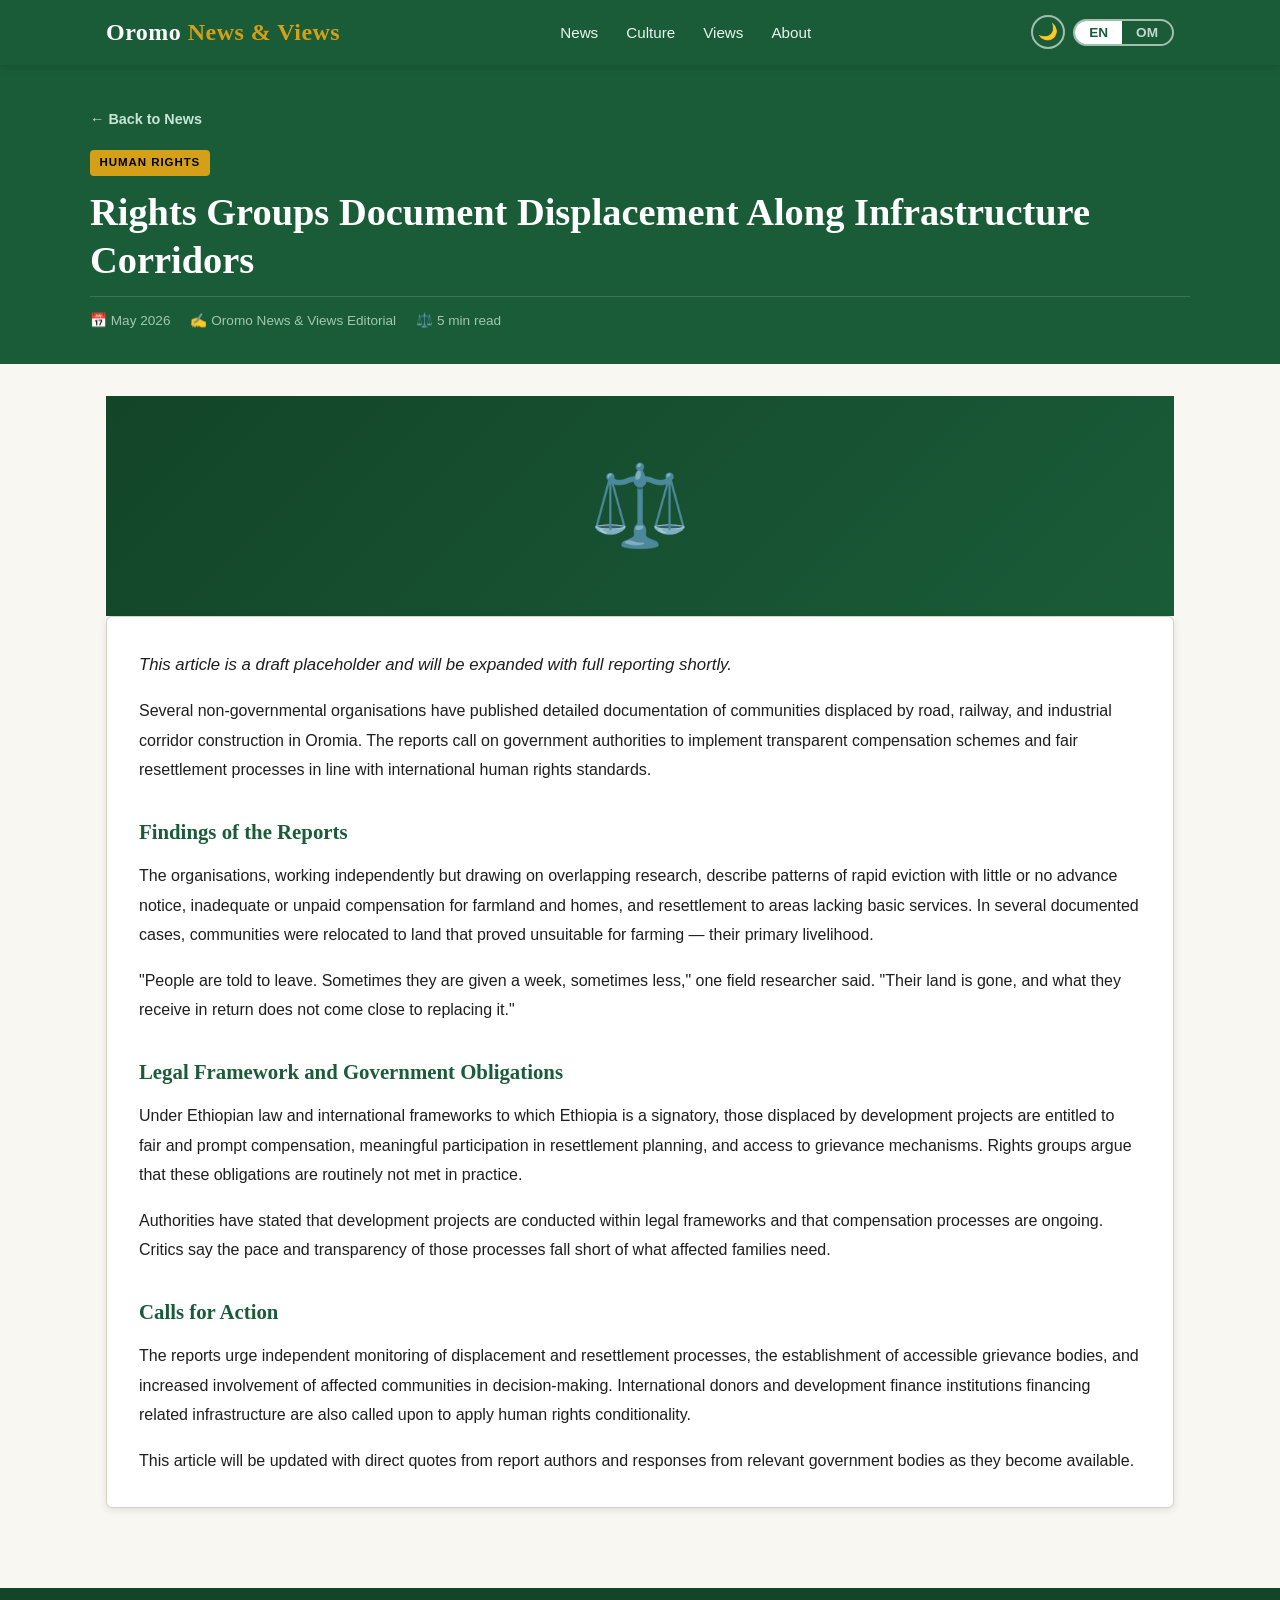
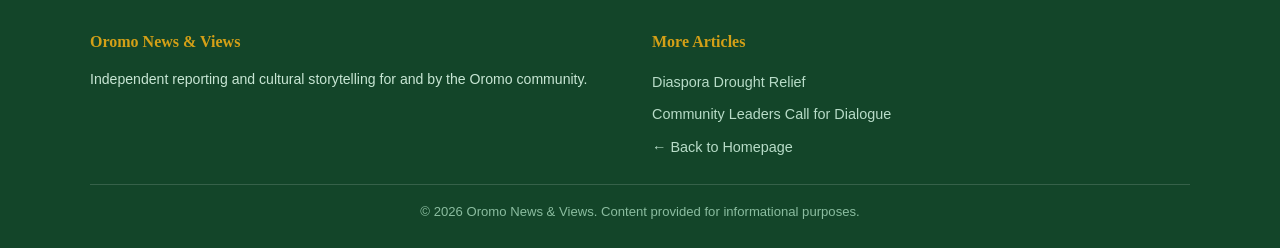
<file: articles/displacement-infrastructure-corridors.html>
<!DOCTYPE html>
<html lang="en">
<head>
  <meta charset="UTF-8" />
  <meta name="viewport" content="width=device-width, initial-scale=1.0" />
  <title>Rights Groups Document Displacement Along Infrastructure Corridors — Oromo News &amp; Views</title>
  <meta name="description" content="NGOs have released reports calling on authorities to ensure transparent compensation and resettlement processes for communities displaced by infrastructure projects in Oromia." />

  <link rel="alternate" hreflang="en" href="https://yabo1234.github.io/oromo3.html/articles/displacement-infrastructure-corridors.html" />
  <link rel="alternate" hreflang="om" href="https://yabo1234.github.io/oromo3.html/articles/displacement-infrastructure-corridors.html?lang=om" />
  <link rel="alternate" hreflang="x-default" href="https://yabo1234.github.io/oromo3.html/articles/displacement-infrastructure-corridors.html" />

  <link rel="stylesheet" href="../styles.css" />
</head>
<body>

  <!-- ===================== HEADER ===================== -->
  <header class="site-header" role="banner">
    <div class="header-inner">
      <a class="site-logo" href="../index.html" aria-label="Oromo News &amp; Views – home">
        Oromo <span>News &amp; Views</span>
      </a>

      <button id="btn-nav" class="nav-toggle" onclick="toggleNav()"
              aria-controls="site-nav" aria-expanded="false" aria-label="Open menu">☰</button>

      <nav id="site-nav" class="site-nav" aria-label="Main navigation">
        <ul>
          <li><a href="../index.html#news"    class="bilingual"><span class="en">News</span><span class="om">Oduu</span></a></li>
          <li><a href="../index.html#culture" class="bilingual"><span class="en">Culture</span><span class="om">Aadaa</span></a></li>
          <li><a href="../index.html#views"   class="bilingual"><span class="en">Views</span><span class="om">Yaadota</span></a></li>
          <li><a href="../index.html#about"   class="bilingual"><span class="en">About</span><span class="om">Waa'ee Keenya</span></a></li>
        </ul>
      </nav>

      <div class="header-controls">
        <button id="btn-theme" class="theme-toggle" onclick="toggleTheme()"
                aria-pressed="false" aria-label="Switch to dark mode">🌙</button>
        <div class="lang-toggle" role="group" aria-label="Language selector">
          <button id="btn-en" class="active" onclick="setLang('en')" aria-pressed="true">EN</button>
          <button id="btn-om"                onclick="setLang('om')" aria-pressed="false">OM</button>
        </div>
      </div>
    </div>
  </header>

  <!-- ===================== ARTICLE HEADER ===================== -->
  <div class="article-header">
    <div class="article-header-inner">
      <a class="article-back" href="../index.html#news">
        <span class="bilingual"><span class="en">← Back to News</span><span class="om">← Oduu Deebi'i</span></span>
      </a>

      <div data-lang="en">
        <span class="article-category-badge">Human Rights</span>
        <h1>Rights Groups Document Displacement Along Infrastructure Corridors</h1>
      </div>
      <div data-lang="om">
        <span class="article-category-badge">Mirga Namoomaa</span>
        <h1>Gareewwan Mirga Namoomaa Buqqaatii Daandii Misooma Galmeessan</h1>
      </div>

      <div class="article-meta">
        <span>📅 <span class="bilingual"><span class="en">May 2026</span><span class="om">Caamsaa 2026</span></span></span>
        <span>✍️ <span class="bilingual"><span class="en">Oromo News &amp; Views Editorial</span><span class="om">Gulantaa Oduu fi Yaada Oromoo</span></span></span>
        <span>⚖️ <span class="bilingual"><span class="en">5 min read</span><span class="om">Daqiiqaa 5 dubbisuu</span></span></span>
      </div>
    </div>
  </div>

  <!-- ===================== ARTICLE BODY ===================== -->
  <main class="article-main">
    <div class="article-hero-banner" aria-hidden="true">⚖️</div>

    <div class="article-body">

      <div data-lang="en">
        <p>
          <em>This article is a draft placeholder and will be expanded with full reporting shortly.</em>
        </p>
        <p>
          Several non-governmental organisations have published detailed documentation of communities
          displaced by road, railway, and industrial corridor construction in Oromia. The reports call
          on government authorities to implement transparent compensation schemes and fair resettlement
          processes in line with international human rights standards.
        </p>

        <h2>Findings of the Reports</h2>
        <p>
          The organisations, working independently but drawing on overlapping research, describe patterns
          of rapid eviction with little or no advance notice, inadequate or unpaid compensation for
          farmland and homes, and resettlement to areas lacking basic services. In several documented
          cases, communities were relocated to land that proved unsuitable for farming — their primary
          livelihood.
        </p>
        <p>
          "People are told to leave. Sometimes they are given a week, sometimes less," one field
          researcher said. "Their land is gone, and what they receive in return does not come close
          to replacing it."
        </p>

        <h2>Legal Framework and Government Obligations</h2>
        <p>
          Under Ethiopian law and international frameworks to which Ethiopia is a signatory, those
          displaced by development projects are entitled to fair and prompt compensation, meaningful
          participation in resettlement planning, and access to grievance mechanisms. Rights groups
          argue that these obligations are routinely not met in practice.
        </p>
        <p>
          Authorities have stated that development projects are conducted within legal frameworks and
          that compensation processes are ongoing. Critics say the pace and transparency of those
          processes fall short of what affected families need.
        </p>

        <h2>Calls for Action</h2>
        <p>
          The reports urge independent monitoring of displacement and resettlement processes, the
          establishment of accessible grievance bodies, and increased involvement of affected communities
          in decision-making. International donors and development finance institutions financing related
          infrastructure are also called upon to apply human rights conditionality.
        </p>
        <p>
          This article will be updated with direct quotes from report authors and responses from
          relevant government bodies as they become available.
        </p>
      </div>

      <div data-lang="om">
        <p>
          <em>Barruu kun qophii yeroo ammaa ti fi gabaasa guutuu dhiheenyatti guddifama.</em>
        </p>
        <p>
          Dhaabbattooti mootummaa hin taane hedduun hawaasota daandii, baabura fi daandii
          industirii ijaarsa Oromiyaa keessatti buqqa'an ragaa qindaa'aa baasaniiru. Gabaasaaleen
          kun mootummaalee haayyama kafaltii iftoomina qabuu fi deebii qubsumaa mirgaa tartiiba
          mirga namoomaa addunyaatiin waliin ta'e hojiirra oolchuuf gaafatu.
        </p>

        <h2>Argannoolee Gabaasaalee</h2>
        <p>
          Dhaabbattooti kunneen, ifaan hojjetaa jiran iyyuu qorannoo walmakatan irratti hundaa'uun,
          addaaddummaa araddaa hatattamaa beeksisa xiqqaa ykn dhabamuu malee, kaffaltii qonnaa
          fi manneen gahaa hin taane ykn kaffaltii dhabuu fi deebii qubsumaa naannoo tajaajila
          bu'uraa hin qabneetti galmeessu.
        </p>
        <p>
          "Namoota achi deemuu jedhamuu. Yeroo tokko torban tokko kennama, yeroo tokko dansaa
          dhabama," jedha qorataan dirree tokko. "Lafa isaanii dhabaniiru, fi wanti argatan bakka
          buusuuf hin geenye."
        </p>

        <h2>Dhimma Seeraa fi Dirqama Mootummaa</h2>
        <p>
          Seeraa Itoophiyaa fi mallattoolee addunyaa Itoophiyaan mallattessee jalatti, buqqa'iinsi
          sagantaa misoomaa dhiyaatee kaffaltii haqa ta'ee fi hatattamaa, hirmaannaa qubsumaa
          karoorfannaa keessatti fi mala komii argachuu mirga qaba. Gareewwan mirga namoomaa
          dirqamaaleen kunneen hojii irratti yeroo heddu hin guutamne jedhu.
        </p>

        <h2>Waamicha Tarkaanfii</h2>
        <p>
          Gabaasaaleen qo'annoo walaba ta'e qabiyyee buqqaatii fi qubsumaa irratti, dhaabbata
          komii hawaasota miidhamaniif argamuu fi murtiiwwan irratti hirmaannaa hawaasota
          miidhamaniif dabalamuuf waamicha godhu.
        </p>
      </div>

    </div>
  </main>

  <!-- ===================== FOOTER ===================== -->
  <footer class="site-footer" role="contentinfo">
    <div class="footer-inner">
      <div class="footer-col">
        <h2>Oromo News &amp; Views</h2>
        <p class="bilingual">
          <span class="en">Independent reporting and cultural storytelling for and by the Oromo community.</span>
          <span class="om">Gabaasaa bilisaa fi seenaa aadaa hawaasa Oromoo tiin fi hawaasa Oromoof.</span>
        </p>
      </div>
      <div class="footer-col">
        <h2 class="bilingual"><span class="en">More Articles</span><span class="om">Barruulee Dabalata</span></h2>
        <ul>
          <li><a href="oromo-diaspora-drought-relief.html" class="bilingual"><span class="en">Diaspora Drought Relief</span><span class="om">Gargaarsa Hoo'a Biyya Dhibuu Diasporaa</span></a></li>
          <li><a href="governance-dialogue.html" class="bilingual"><span class="en">Community Leaders Call for Dialogue</span><span class="om">Marii Hoggantooti Hawaasaa Waaman</span></a></li>
          <li><a href="../index.html" class="bilingual"><span class="en">← Back to Homepage</span><span class="om">← Fuula Jalqabaa</span></a></li>
        </ul>
      </div>
    </div>
    <div class="footer-bottom">
      <p>&copy; <span id="year"></span>
        <span class="bilingual">
          <span class="en">Oromo News &amp; Views. Content provided for informational purposes.</span>
          <span class="om">Oduu fi Yaada Oromoo. Qabiyyeen oddeeffannoo keessaatiif dhiyaateera.</span>
        </span>
      </p>
    </div>
  </footer>

  <script src="../shared.js"></script>

</body>
</html>
</file>
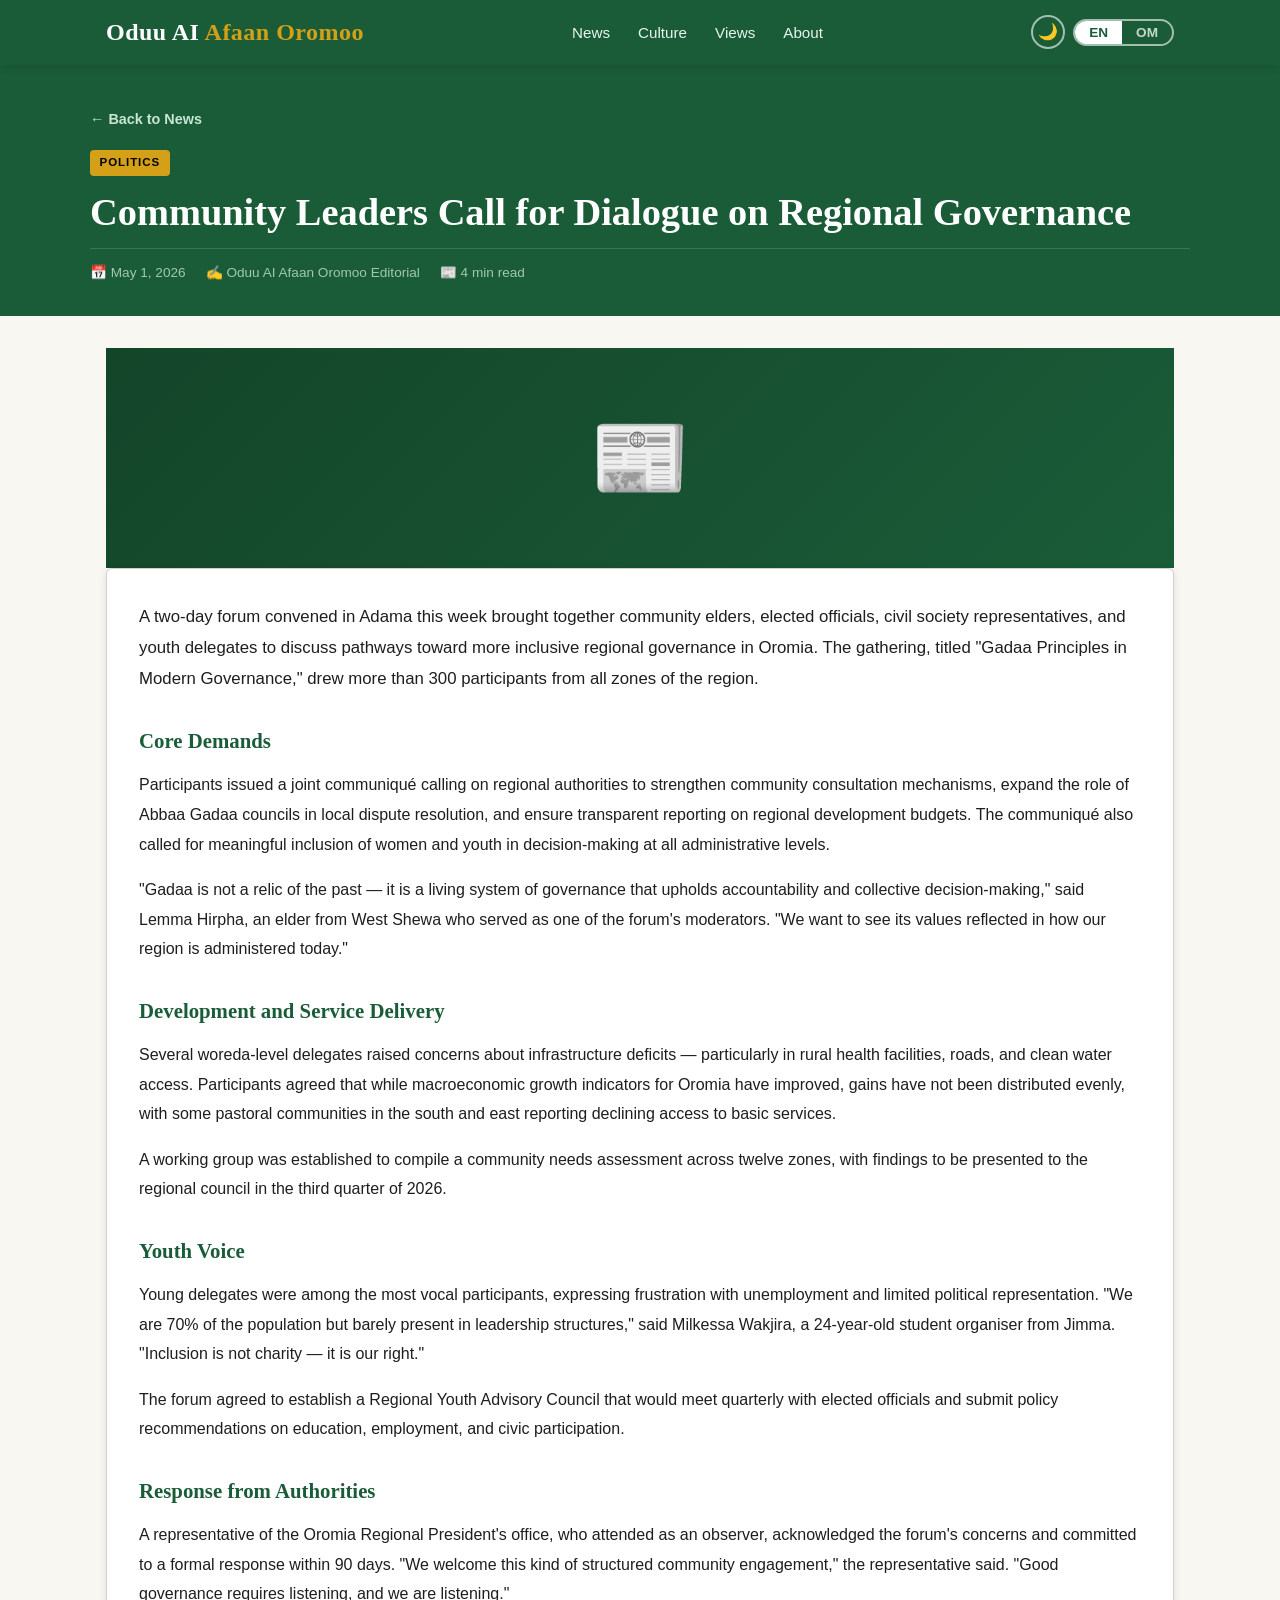
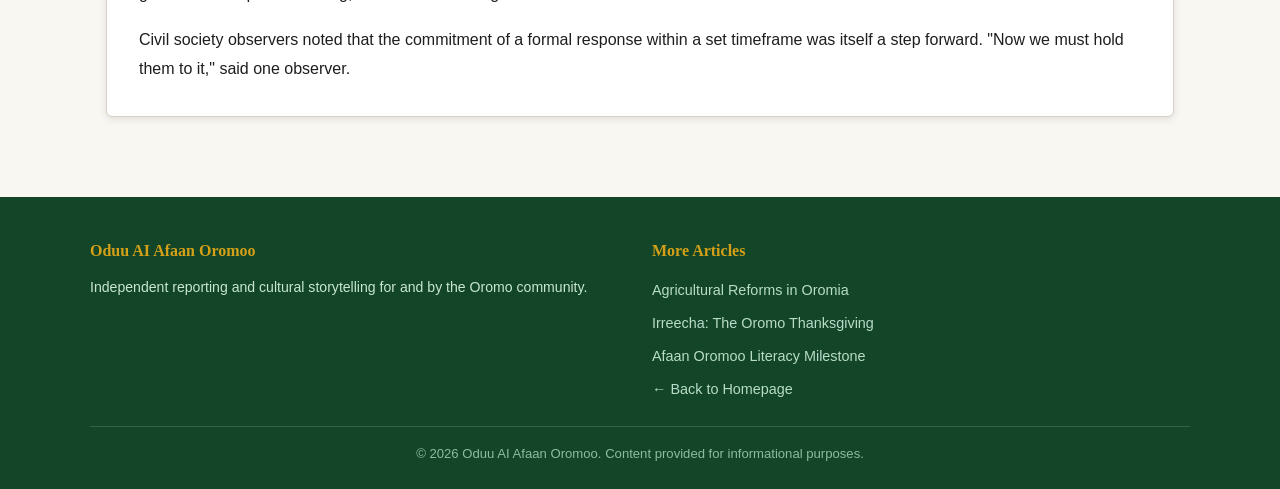
<file: articles/governance-dialogue.html>
<!DOCTYPE html>
<html lang="en">
<head>
  <meta charset="UTF-8" />
  <meta name="viewport" content="width=device-width, initial-scale=1.0" />
  <title>Community Leaders Call for Dialogue on Regional Governance — Oduu AI Afaan Oromoo</title>
  <meta name="description" content="Representatives from across Oromia met to discuss inclusive governance and sustainable development in the region." />

  <link rel="alternate" hreflang="en" href="https://yabo1234.github.io/oromo3.html/articles/governance-dialogue.html" />
  <link rel="alternate" hreflang="om" href="https://yabo1234.github.io/oromo3.html/articles/governance-dialogue.html?lang=om" />
  <link rel="alternate" hreflang="x-default" href="https://yabo1234.github.io/oromo3.html/articles/governance-dialogue.html" />

  <link rel="stylesheet" href="../styles.css" />
</head>
<body>

  <!-- ===================== HEADER ===================== -->
  <header class="site-header" role="banner">
    <div class="header-inner">
      <a class="site-logo" href="../index.html" aria-label="Oduu AI Afaan Oromoo – home">
        Oduu AI <span>Afaan Oromoo</span>
      </a>

      <button id="btn-nav" class="nav-toggle" onclick="toggleNav()"
              aria-controls="site-nav" aria-expanded="false" aria-label="Open menu">☰</button>

      <nav id="site-nav" class="site-nav" aria-label="Main navigation">
        <ul>
          <li><a href="../index.html#news"    class="bilingual"><span class="en">News</span><span class="om">Oduu</span></a></li>
          <li><a href="../index.html#culture" class="bilingual"><span class="en">Culture</span><span class="om">Aadaa</span></a></li>
          <li><a href="../index.html#views"   class="bilingual"><span class="en">Views</span><span class="om">Yaadota</span></a></li>
          <li><a href="../index.html#about"   class="bilingual"><span class="en">About</span><span class="om">Waa'ee Keenya</span></a></li>
        </ul>
      </nav>

      <div class="header-controls">
        <button id="btn-theme" class="theme-toggle" onclick="toggleTheme()"
                aria-pressed="false" aria-label="Switch to dark mode">🌙</button>
        <div class="lang-toggle" role="group" aria-label="Language selector">
          <button id="btn-en" class="active" onclick="setLang('en')" aria-pressed="true">EN</button>
          <button id="btn-om"                onclick="setLang('om')" aria-pressed="false">OM</button>
        </div>
      </div>
    </div>
  </header>

  <!-- ===================== ARTICLE HEADER ===================== -->
  <div class="article-header">
    <div class="article-header-inner">
      <a class="article-back" href="../index.html#news">
        <span class="bilingual"><span class="en">← Back to News</span><span class="om">← Oduu Deebi'i</span></span>
      </a>

      <div data-lang="en">
        <span class="article-category-badge">Politics</span>
        <h1>Community Leaders Call for Dialogue on Regional Governance</h1>
      </div>
      <div data-lang="om">
        <span class="article-category-badge">Siyaasaa</span>
        <h1>Hoggantooti Hawaasaa Marii Bulchiinsa Naannoo Irratti Waaman</h1>
      </div>

      <div class="article-meta">
        <span>📅 <span class="bilingual"><span class="en">May 1, 2026</span><span class="om">Caamsaa 1, 2026</span></span></span>
        <span>✍️ <span class="bilingual"><span class="en">Oduu AI Afaan Oromoo Editorial</span><span class="om">Gulantaa Oduu fi Yaada Oromoo</span></span></span>
        <span>📰 <span class="bilingual"><span class="en">4 min read</span><span class="om">Daqiiqaa 4 dubbisuu</span></span></span>
      </div>
    </div>
  </div>

  <!-- ===================== ARTICLE BODY ===================== -->
  <main class="article-main">
    <div class="article-hero-banner" aria-hidden="true">📰</div>

    <div class="article-body">

      <div data-lang="en">
        <p>
          A two-day forum convened in Adama this week brought together community elders, elected officials,
          civil society representatives, and youth delegates to discuss pathways toward more inclusive
          regional governance in Oromia. The gathering, titled "Gadaa Principles in Modern Governance,"
          drew more than 300 participants from all zones of the region.
        </p>

        <h2>Core Demands</h2>
        <p>
          Participants issued a joint communiqué calling on regional authorities to strengthen community
          consultation mechanisms, expand the role of Abbaa Gadaa councils in local dispute resolution,
          and ensure transparent reporting on regional development budgets. The communiqué also called
          for meaningful inclusion of women and youth in decision-making at all administrative levels.
        </p>
        <p>
          "Gadaa is not a relic of the past — it is a living system of governance that upholds
          accountability and collective decision-making," said Lemma Hirpha, an elder from West Shewa
          who served as one of the forum's moderators. "We want to see its values reflected in how
          our region is administered today."
        </p>

        <h2>Development and Service Delivery</h2>
        <p>
          Several woreda-level delegates raised concerns about infrastructure deficits — particularly
          in rural health facilities, roads, and clean water access. Participants agreed that while
          macroeconomic growth indicators for Oromia have improved, gains have not been distributed
          evenly, with some pastoral communities in the south and east reporting declining access to
          basic services.
        </p>
        <p>
          A working group was established to compile a community needs assessment across twelve zones,
          with findings to be presented to the regional council in the third quarter of 2026.
        </p>

        <h2>Youth Voice</h2>
        <p>
          Young delegates were among the most vocal participants, expressing frustration with unemployment
          and limited political representation. "We are 70% of the population but barely present in
          leadership structures," said Milkessa Wakjira, a 24-year-old student organiser from Jimma.
          "Inclusion is not charity — it is our right."
        </p>
        <p>
          The forum agreed to establish a Regional Youth Advisory Council that would meet quarterly
          with elected officials and submit policy recommendations on education, employment, and civic
          participation.
        </p>

        <h2>Response from Authorities</h2>
        <p>
          A representative of the Oromia Regional President's office, who attended as an observer,
          acknowledged the forum's concerns and committed to a formal response within 90 days.
          "We welcome this kind of structured community engagement," the representative said. "Good
          governance requires listening, and we are listening."
        </p>
        <p>
          Civil society observers noted that the commitment of a formal response within a set timeframe
          was itself a step forward. "Now we must hold them to it," said one observer.
        </p>
      </div>

      <div data-lang="om">
        <p>
          Waltajjiin guyyaa lama Adaamaa keessatti qabame torban kana maanguddoota hawaasaa, abbootii
          aangoo filaman, bakka bu'oota hawaasa siviliif fi dargaggoo bakka bu'an walitti qabe.
          Waltajjiin "Heera Gadaa Bulchiinsa Ammayyaa Keessatti" jedhu maqaa qabatee adeeme, hirmaattoota
          300 ol naannoo godinaalee hundaa irraa fide.
        </p>

        <h2>Gaaffiilee Bu'uraa</h2>
        <p>
          Hirmaattonni ibsa walitti dhiheeffame itti waamichaa dhiyeessan — abbootii aangoo naannoo
          caasaalee marii hawaasaa cimsuuf, gumii Abbaa Gadaa rakkoo naannoo furuuf gahee isaa gabbifsuuf
          fi gabaasa baajataa misoomaa sirriitti ibsuuf. Ibsi kun dubartootaa fi dargaggoota murtii
          sadaalee bulchiinsaa hundatti hammataa ta'uu isaanii gaafate.
        </p>
        <p>
          "Gadaan seenaa durii miti — caasaa bulchiinsa jiraataa itti gaafatamummaa fi murtiiwwan waliinii
          kan eeguudha," jedha Lammaa Hirphaa, maanguddoo Shawaa Lixaa irraa kan waltajjichaa tooftoo
          kan tahe. "Gatii isaa mootummaan naannoo keenya har'a bulchutt ni argina barbaanna."
        </p>

        <h2>Misoomaa fi Tajaajila Kennuu</h2>
        <p>
          Bakka bu'ooti aanaalee muraasni hanqina misooma — keessumaa dhaabbata fayyaa baadiyyaa, daandii
          fi bishaan qulqulluu — kaasan. Hirmaattonni erga macroekonoomiikii Oromiyaa fooyyate illee,
          fayyadamummaan naannolee quxisu hawaasota tikaa fi bahaa muraasaa irratti gadi bu'uu isaa
          irratti waliigalan.
        </p>

        <h2>Sagalee Dargaggoota</h2>
        <p>
          Bakka bu'ooti dargaggoo hirmaattota daran sagalee qaban keessaa turan — hanqina hojii fi bakka
          bu'ummaa siyaasaa dhumaatii irratti komatan. "Dhibbantaa 70 uummata ti garuu durfannoo keessatti
          hir'ina guddaa qabna," jedha Milkessaa Wakjiiraa, dargaggoo barnootaa Jimmaa irraa. "Hammatamuu
          arjooma miti — mirga keenyaadha."
        </p>
        <p>
          Waltajjiin Gumii Gorsa Dargaggoo Naannoo hundeessuuf waliigale — kan torbee sadii yeroon yaa'uu
          fi yaada qajeelfamaa irratti dhiyeessuu danda'u.
        </p>

        <h2>Deebii Mootummaa</h2>
        <p>
          Bakka bu'aan biiroo Pirezidaantii Naannoo Oromiyaa, kan ilaalumaaf hirmaate, yaada waltajjii
          beekeera, deebii sirrii guyyaa 90 keessatti kennuuf waadaa seeneera. "Hirmaannaa hawaasaa
          sirna qabeessa kana simanna," jedhe bakka bu'icha. "Bulchiinsi gaarii dhaggeeffachuu gaafata,
          dhageeffannaa jirra."
        </p>
      </div>

    </div>
  </main>

  <!-- ===================== FOOTER ===================== -->
  <footer class="site-footer" role="contentinfo">
    <div class="footer-inner">
      <div class="footer-col">
        <h2>Oduu AI Afaan Oromoo</h2>
        <p class="bilingual">
          <span class="en">Independent reporting and cultural storytelling for and by the Oromo community.</span>
          <span class="om">Gabaasaa bilisaa fi seenaa aadaa hawaasa Oromoo tiin fi hawaasa Oromoof.</span>
        </p>
      </div>
      <div class="footer-col">
        <h2 class="bilingual"><span class="en">More Articles</span><span class="om">Barruulee Dabalata</span></h2>
        <ul>
          <li><a href="agriculture-2026.html" class="bilingual"><span class="en">Agricultural Reforms in Oromia</span><span class="om">Fooyya'insa Qonnaa Oromiyaa</span></a></li>
          <li><a href="irreecha-festival.html" class="bilingual"><span class="en">Irreecha: The Oromo Thanksgiving</span><span class="om">Irreechaa: Ayyaana Galateeffannaa</span></a></li>
          <li><a href="afaan-oromoo-literacy.html" class="bilingual"><span class="en">Afaan Oromoo Literacy Milestone</span><span class="om">Mallattoo Barreeffama Afaan Oromoo</span></a></li>
          <li><a href="../index.html" class="bilingual"><span class="en">← Back to Homepage</span><span class="om">← Fuula Jalqabaa</span></a></li>
        </ul>
      </div>
    </div>
    <div class="footer-bottom">
      <p>&copy; <span id="year"></span>
        <span class="bilingual">
          <span class="en">Oduu AI Afaan Oromoo. Content provided for informational purposes.</span>
          <span class="om">Oduu fi Yaada Oromoo. Qabiyyeen oddeeffannoo keessaatiif dhiyaateera.</span>
        </span>
      </p>
    </div>
  </footer>

  <script src="../shared.js"></script>

</body>
</html>
</file>
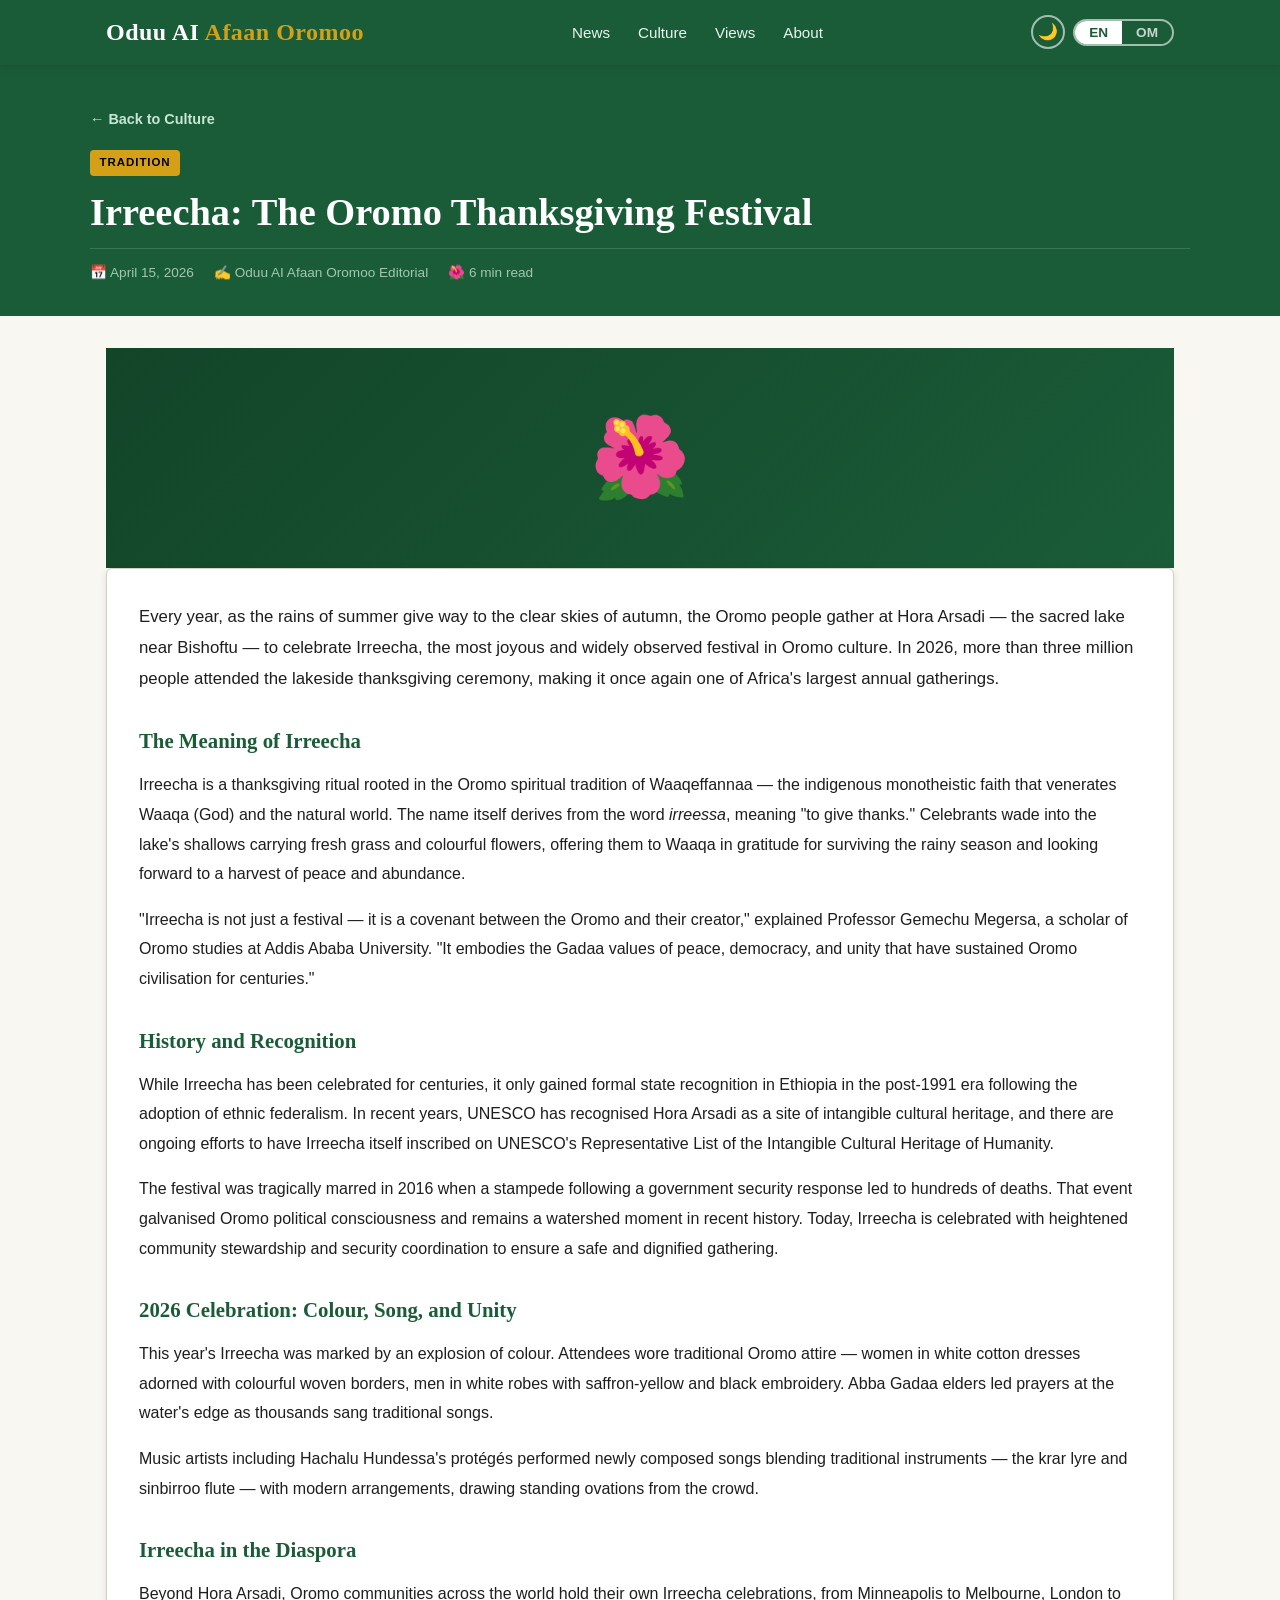
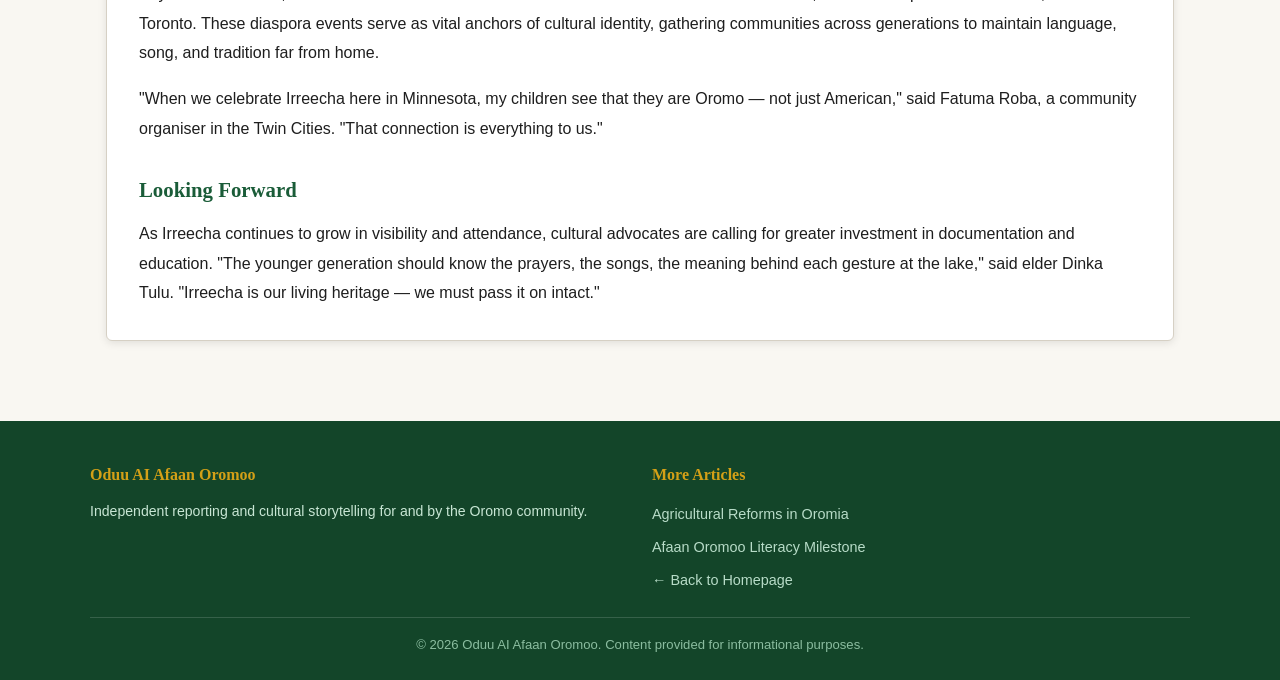
<file: articles/irreecha-festival.html>
<!DOCTYPE html>
<html lang="en">
<head>
  <meta charset="UTF-8" />
  <meta name="viewport" content="width=device-width, initial-scale=1.0" />
  <title>Irreecha: The Oromo Thanksgiving Festival — Oduu AI Afaan Oromoo</title>
  <meta name="description" content="Celebrated at Hora Arsadi Lake, Irreecha is a vibrant annual thanksgiving festival where millions gather to express gratitude for life and nature." />

  <link rel="alternate" hreflang="en" href="https://yabo1234.github.io/oromo3.html/articles/irreecha-festival.html" />
  <link rel="alternate" hreflang="om" href="https://yabo1234.github.io/oromo3.html/articles/irreecha-festival.html?lang=om" />
  <link rel="alternate" hreflang="x-default" href="https://yabo1234.github.io/oromo3.html/articles/irreecha-festival.html" />

  <link rel="stylesheet" href="../styles.css" />
</head>
<body>

  <!-- ===================== HEADER ===================== -->
  <header class="site-header" role="banner">
    <div class="header-inner">
      <a class="site-logo" href="../index.html" aria-label="Oduu AI Afaan Oromoo – home">
        Oduu AI <span>Afaan Oromoo</span>
      </a>

      <button id="btn-nav" class="nav-toggle" onclick="toggleNav()"
              aria-controls="site-nav" aria-expanded="false" aria-label="Open menu">☰</button>

      <nav id="site-nav" class="site-nav" aria-label="Main navigation">
        <ul>
          <li><a href="../index.html#news"    class="bilingual"><span class="en">News</span><span class="om">Oduu</span></a></li>
          <li><a href="../index.html#culture" class="bilingual"><span class="en">Culture</span><span class="om">Aadaa</span></a></li>
          <li><a href="../index.html#views"   class="bilingual"><span class="en">Views</span><span class="om">Yaadota</span></a></li>
          <li><a href="../index.html#about"   class="bilingual"><span class="en">About</span><span class="om">Waa'ee Keenya</span></a></li>
        </ul>
      </nav>

      <div class="header-controls">
        <button id="btn-theme" class="theme-toggle" onclick="toggleTheme()"
                aria-pressed="false" aria-label="Switch to dark mode">🌙</button>
        <div class="lang-toggle" role="group" aria-label="Language selector">
          <button id="btn-en" class="active" onclick="setLang('en')" aria-pressed="true">EN</button>
          <button id="btn-om"                onclick="setLang('om')" aria-pressed="false">OM</button>
        </div>
      </div>
    </div>
  </header>

  <!-- ===================== ARTICLE HEADER ===================== -->
  <div class="article-header">
    <div class="article-header-inner">
      <a class="article-back" href="../index.html#culture">
        <span class="bilingual"><span class="en">← Back to Culture</span><span class="om">← Aadaa Deebi'i</span></span>
      </a>

      <div data-lang="en">
        <span class="article-category-badge">Tradition</span>
        <h1>Irreecha: The Oromo Thanksgiving Festival</h1>
      </div>
      <div data-lang="om">
        <span class="article-category-badge">Aadaa</span>
        <h1>Irreechaa: Ayyaana Galateeffannaa Oromoo</h1>
      </div>

      <div class="article-meta">
        <span>📅 <span class="bilingual"><span class="en">April 15, 2026</span><span class="om">Ebla 15, 2026</span></span></span>
        <span>✍️ <span class="bilingual"><span class="en">Oduu AI Afaan Oromoo Editorial</span><span class="om">Gulantaa Oduu fi Yaada Oromoo</span></span></span>
        <span>🌺 <span class="bilingual"><span class="en">6 min read</span><span class="om">Daqiiqaa 6 dubbisuu</span></span></span>
      </div>
    </div>
  </div>

  <!-- ===================== ARTICLE BODY ===================== -->
  <main class="article-main">
    <div class="article-hero-banner" aria-hidden="true">🌺</div>

    <div class="article-body">

      <div data-lang="en">
        <p>
          Every year, as the rains of summer give way to the clear skies of autumn, the Oromo people gather
          at Hora Arsadi — the sacred lake near Bishoftu — to celebrate Irreecha, the most joyous and
          widely observed festival in Oromo culture. In 2026, more than three million people attended the
          lakeside thanksgiving ceremony, making it once again one of Africa's largest annual gatherings.
        </p>

        <h2>The Meaning of Irreecha</h2>
        <p>
          Irreecha is a thanksgiving ritual rooted in the Oromo spiritual tradition of Waaqeffannaa — the
          indigenous monotheistic faith that venerates Waaqa (God) and the natural world. The name itself
          derives from the word <em>irreessa</em>, meaning "to give thanks." Celebrants wade into the lake's
          shallows carrying fresh grass and colourful flowers, offering them to Waaqa in gratitude for
          surviving the rainy season and looking forward to a harvest of peace and abundance.
        </p>
        <p>
          "Irreecha is not just a festival — it is a covenant between the Oromo and their creator,"
          explained Professor Gemechu Megersa, a scholar of Oromo studies at Addis Ababa University.
          "It embodies the Gadaa values of peace, democracy, and unity that have sustained Oromo
          civilisation for centuries."
        </p>

        <h2>History and Recognition</h2>
        <p>
          While Irreecha has been celebrated for centuries, it only gained formal state recognition in
          Ethiopia in the post-1991 era following the adoption of ethnic federalism. In recent years,
          UNESCO has recognised Hora Arsadi as a site of intangible cultural heritage, and there are
          ongoing efforts to have Irreecha itself inscribed on UNESCO's Representative List of the
          Intangible Cultural Heritage of Humanity.
        </p>
        <p>
          The festival was tragically marred in 2016 when a stampede following a government security
          response led to hundreds of deaths. That event galvanised Oromo political consciousness and
          remains a watershed moment in recent history. Today, Irreecha is celebrated with heightened
          community stewardship and security coordination to ensure a safe and dignified gathering.
        </p>

        <h2>2026 Celebration: Colour, Song, and Unity</h2>
        <p>
          This year's Irreecha was marked by an explosion of colour. Attendees wore traditional Oromo attire —
          women in white cotton dresses adorned with colourful woven borders, men in white robes with
          saffron-yellow and black embroidery. Abba Gadaa elders led prayers at the water's edge as
          thousands sang traditional songs.
        </p>
        <p>
          Music artists including Hachalu Hundessa's protégés performed newly composed songs blending
          traditional instruments — the krar lyre and sinbirroo flute — with modern arrangements,
          drawing standing ovations from the crowd.
        </p>

        <h2>Irreecha in the Diaspora</h2>
        <p>
          Beyond Hora Arsadi, Oromo communities across the world hold their own Irreecha celebrations,
          from Minneapolis to Melbourne, London to Toronto. These diaspora events serve as vital anchors
          of cultural identity, gathering communities across generations to maintain language, song, and
          tradition far from home.
        </p>
        <p>
          "When we celebrate Irreecha here in Minnesota, my children see that they are Oromo — not just
          American," said Fatuma Roba, a community organiser in the Twin Cities. "That connection is
          everything to us."
        </p>

        <h2>Looking Forward</h2>
        <p>
          As Irreecha continues to grow in visibility and attendance, cultural advocates are calling for
          greater investment in documentation and education. "The younger generation should know the
          prayers, the songs, the meaning behind each gesture at the lake," said elder Dinka Tulu.
          "Irreecha is our living heritage — we must pass it on intact."
        </p>
      </div>

      <div data-lang="om">
        <p>
          Waggaa waggaatti, roobni gannaa yeroo qilleensi hoo'aa boqonnaa itti kennuuf qophaa'u, saba
          Oromoo Haroo Arsadiitti — haroo qulqulluu Bishooftuun alaatti — Irreechaa kabajuuf walitti
          qabama. Kun ayyaana gammachuu fi kabajaa aadaa Oromoo guddaa keessaa isa tokko. Bara 2026,
          namoonni miliyoona sadiin ol ayyaanicha irratti hirmaatan, Africaa keessatti walitti qabama
          waggaa guddaa keessaa tokko godha.
        </p>

        <h2>Irreechaan Maal Jechuudha?</h2>
        <p>
          Irreechaan sirna galateeffannaa aadaa amantii Oromoo Waaqeffannaa irratti hundaa'edha — amantii
          mootummaa tokkichaa kan Waaqa fi uumama kabaju. Maqaan Irreechaa jechuun "galateeffachuu" jechuudha.
          Ayyaaneffatoonni dafqa haroo keessa seenanii, biqilaa fi adaamii haaraa qabatanii, Waaqaaf
          galata dhiyeessu — rooba beelaarra darbaniif galata dhiyeessuu fi nagaa fi badhadhina waggaa
          haaraa abdachuuf.
        </p>
        <p>
          "Irreechaan ayyaana qofa miti — kakuu Oromoo fi Uumaa isaanii gidduutti jiru," jedha Profeser
          Gamechu Magarsaa, ogganaa qorannoo Oromoo Yuunivarsiitii Finfinnee keessatti hojjetu. "Gatii
          Gadaa — nagaa, dimokraasii fi tokkummaa — kan jaarraalee Oromoo dandamachiisuun ture of keessaa
          qabu."
        </p>

        <h2>Seenaa fi Beekamtii</h2>
        <p>
          Irreechaan jaarraalee dheeraaf kabajamaa turuu baatuu malee, beekamtii mootummaa Itoophiyaa
          irraa erga bara 1991 federeelizimii saboota fudhaterraa qofa argateera. Waggaawwan dhiyoo kana,
          UNESCO Haroo Arsadii akka iddoo dhaalaa aadaa hin mul'atne beekumeera — akkasumas Irreechaan
          dhufarratti galmee UNESCO's Representative List of Intangible Cultural Heritage keessatti
          galmeessuuf tattaaffiin deemaa jira.
        </p>

        <h2>Irreechaa 2026: Halluu, Faaruu fi Tokkummaa</h2>
        <p>
          Irreechaan waggaa kanaa halluu fi muuziqaadhaan guutameera. Ayyaaneffatoonni uffata aadaa
          Oromoo — dubartoonni hoo'aa fi adaree adii, dhiiroonni uffata adii fi dhadhaa — uffatanii
          dhufan. Abbootiin Gadaa kadannaa haroo cinaacha irratti kadhatan yeroo gareewwan hedduun
          faaruu aadaa faarsan.
        </p>

        <h2>Irreechaa Diasporaa Keessatti</h2>
        <p>
          Haroo Arsadiirraa ala, hawaasni Oromoo addunyaa keessa — Minneapolis irraa hanga Melbourne,
          London irraa hanga Toronto — Irreecha isaanii kabaju. Irreechaan diasporaa kun mataduree
          eenyummaa aadaa — afaan, faaruu fi aadaa — yeroo dhaloota gidduu kaajala ta'a.
        </p>
        <p>
          "Irreechaa Minnesota keessatti kabajnu yeroo daa'imman koo Oromoo ta'uu isaanii argu
          gammachuu guddaa natti kenna," jedha Faaxumaa Robaa, qindeessituu hawaasaa Twin Cities
          keessa jiraattu.
        </p>
      </div>

    </div>
  </main>

  <!-- ===================== FOOTER ===================== -->
  <footer class="site-footer" role="contentinfo">
    <div class="footer-inner">
      <div class="footer-col">
        <h2>Oduu AI Afaan Oromoo</h2>
        <p class="bilingual">
          <span class="en">Independent reporting and cultural storytelling for and by the Oromo community.</span>
          <span class="om">Gabaasaa bilisaa fi seenaa aadaa hawaasa Oromoo tiin fi hawaasa Oromoof.</span>
        </p>
      </div>
      <div class="footer-col">
        <h2 class="bilingual"><span class="en">More Articles</span><span class="om">Barruulee Dabalata</span></h2>
        <ul>
          <li><a href="agriculture-2026.html" class="bilingual"><span class="en">Agricultural Reforms in Oromia</span><span class="om">Fooyya'insa Qonnaa Oromiyaa</span></a></li>
          <li><a href="afaan-oromoo-literacy.html" class="bilingual"><span class="en">Afaan Oromoo Literacy Milestone</span><span class="om">Mallattoo Barreeffama Afaan Oromoo</span></a></li>
          <li><a href="../index.html" class="bilingual"><span class="en">← Back to Homepage</span><span class="om">← Fuula Jalqabaa</span></a></li>
        </ul>
      </div>
    </div>
    <div class="footer-bottom">
      <p>&copy; <span id="year"></span>
        <span class="bilingual">
          <span class="en">Oduu AI Afaan Oromoo. Content provided for informational purposes.</span>
          <span class="om">Oduu fi Yaada Oromoo. Qabiyyeen oddeeffannoo keessaatiif dhiyaateera.</span>
        </span>
      </p>
    </div>
  </footer>

  <script src="../shared.js"></script>

</body>
</html>
</file>
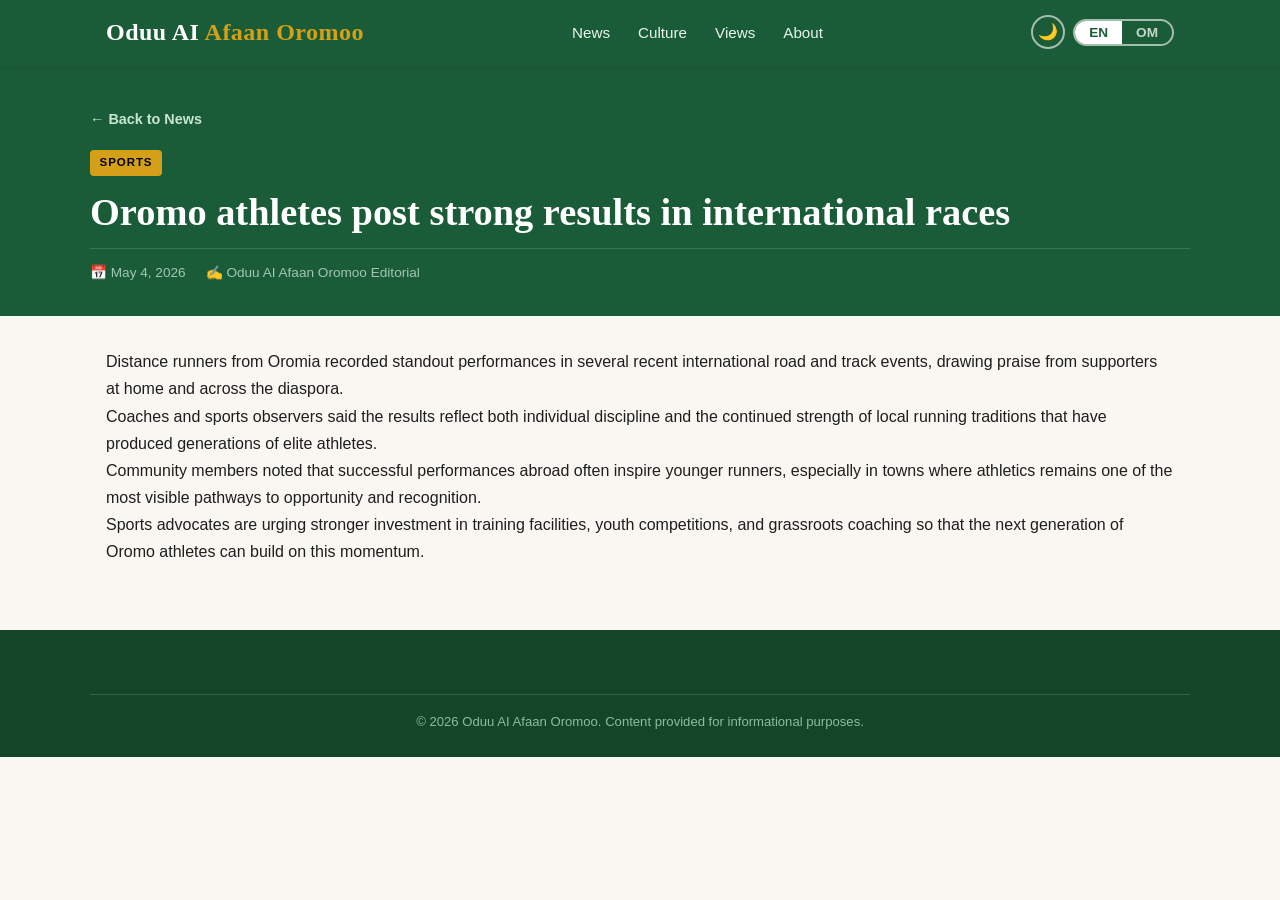
<file: articles/oromo-athletes-international-races.html>
<!DOCTYPE html>
<html lang="en">
<head>
  <meta charset="UTF-8" />
  <meta name="viewport" content="width=device-width, initial-scale=1.0" />
  <title>Oromo athletes post strong results in international races — Oduu AI Afaan Oromoo</title>
  <meta name="description" content="Distance runners from Oromia recorded strong performances in international competition, inspiring young athletes and renewing interest in local training programs." />

  <link rel="alternate" hreflang="en" href="https://yabo1234.github.io/oromo3.html/articles/oromo-athletes-international-races.html" />
  <link rel="alternate" hreflang="om" href="https://yabo1234.github.io/oromo3.html/articles/oromo-athletes-international-races.html?lang=om" />
  <link rel="alternate" hreflang="x-default" href="https://yabo1234.github.io/oromo3.html/articles/oromo-athletes-international-races.html" />

  <link rel="stylesheet" href="../styles.css" />
</head>
<body>

  <header class="site-header" role="banner">
    <div class="header-inner">
      <a class="site-logo" href="../index.html" aria-label="Oduu AI Afaan Oromoo – home">
        Oduu AI <span>Afaan Oromoo</span>
      </a>

      <button id="btn-nav" class="nav-toggle" onclick="toggleNav()"
              aria-controls="site-nav" aria-expanded="false" aria-label="Open menu">☰</button>

      <nav id="site-nav" class="site-nav" aria-label="Main navigation">
        <ul>
          <li><a href="../index.html#news" class="bilingual"><span class="en">News</span><span class="om">Oduu</span></a></li>
          <li><a href="../index.html#culture" class="bilingual"><span class="en">Culture</span><span class="om">Aadaa</span></a></li>
          <li><a href="../index.html#views" class="bilingual"><span class="en">Views</span><span class="om">Yaadota</span></a></li>
          <li><a href="../index.html#about" class="bilingual"><span class="en">About</span><span class="om">Waa'ee Keenya</span></a></li>
        </ul>
      </nav>

      <div class="header-controls">
        <button id="btn-theme" class="theme-toggle" onclick="toggleTheme()"
                aria-pressed="false" aria-label="Switch to dark mode">🌙</button>
        <div class="lang-toggle" role="group" aria-label="Language selector">
          <button id="btn-en" class="active" onclick="setLang('en')" aria-pressed="true">EN</button>
          <button id="btn-om" onclick="setLang('om')" aria-pressed="false">OM</button>
        </div>
      </div>
    </div>
  </header>

  <div class="article-header">
    <div class="article-header-inner">
      <a class="article-back" href="../index.html#news">
        <span class="bilingual"><span class="en">← Back to News</span><span class="om">← Oduu Deebi'i</span></span>
      </a>

      <div data-lang="en">
        <span class="article-category-badge">Sports</span>
        <h1>Oromo athletes post strong results in international races</h1>
      </div>
      <div data-lang="om">
        <span class="article-category-badge">Ispoortii</span>
        <h1>Atileetonni Oromoo dorgommii idil-addunyaa keessatti bu'aa cimaa galmeessan</h1>
      </div>

      <div class="article-meta">
        <span>📅 <span class="bilingual"><span class="en">May 4, 2026</span><span class="om">Caamsaa 4, 2026</span></span></span>
        <span>✍️ <span class="bilingual"><span class="en">Oduu AI Afaan Oromoo Editorial</span><span class="om">Gulantaa Oduu fi Yaada Oromoo</span></span></span>
      </div>
    </div>
  </div>

  <main id="main-content" class="article-page">
    <article class="article-content">
      <div data-lang="en">
        <p>Distance runners from Oromia recorded standout performances in several recent international road and track events, drawing praise from supporters at home and across the diaspora.</p>
        <p>Coaches and sports observers said the results reflect both individual discipline and the continued strength of local running traditions that have produced generations of elite athletes.</p>
        <p>Community members noted that successful performances abroad often inspire younger runners, especially in towns where athletics remains one of the most visible pathways to opportunity and recognition.</p>
        <p>Sports advocates are urging stronger investment in training facilities, youth competitions, and grassroots coaching so that the next generation of Oromo athletes can build on this momentum.</p>
      </div>

      <div data-lang="om">
        <p>Fiigdoonni fageenya dheeraa Oromiyaa irraa dorgommii daandii fi pistaa idil-addunyaa muraasa keessatti bu'aa adda ta'e galmeessuun deeggartoota biyya keessaa fi diasporaa biratti dinqisiifannaa argataniiru.</p>
        <p>Leenjistoonni fi hordoftoonni ispoortii akka jedhanitti, bu'aan kun cimina dhuunfaa qofaa osoo hin taane aadaa fiigicha naannoo beekamaa ta'ee fi dhaloota atileetota beekamoo hedduu horate agarsiisa.</p>
        <p>Hawaasni akka ibsutti, bu'aan gaariin biyya alaa dargaggoota fiigicha irratti hirmaatan kakaasa; keessumaa magaalaalee keessatti atileetiksiin carraa fi beekamtii guddaa keessaa tokko ta'etti.</p>
        <p>Deeggartoonni ispoortii dhaabbilee mootummaa fi hawaasa irraa iddoowwan leenjii, dorgommii dargaggootaa fi leenjii bu'uuraa irratti invastimantii jabaa akka taasifamu waamicha dhiyeessaniiru.</p>
      </div>
    </article>
  </main>

  <footer class="site-footer" role="contentinfo">
    <div class="footer-bottom">
      <p>&copy; <span id="year"></span>
        <span class="bilingual">
          <span class="en">Oduu AI Afaan Oromoo. Content provided for informational purposes.</span>
          <span class="om">Oduu fi Yaada Oromoo. Qabiyyeen oddeeffannoo keessaatiif dhiyaateera.</span>
        </span>
      </p>
    </div>
  </footer>

  <script src="../shared.js"></script>
</body>
</html>
</file>
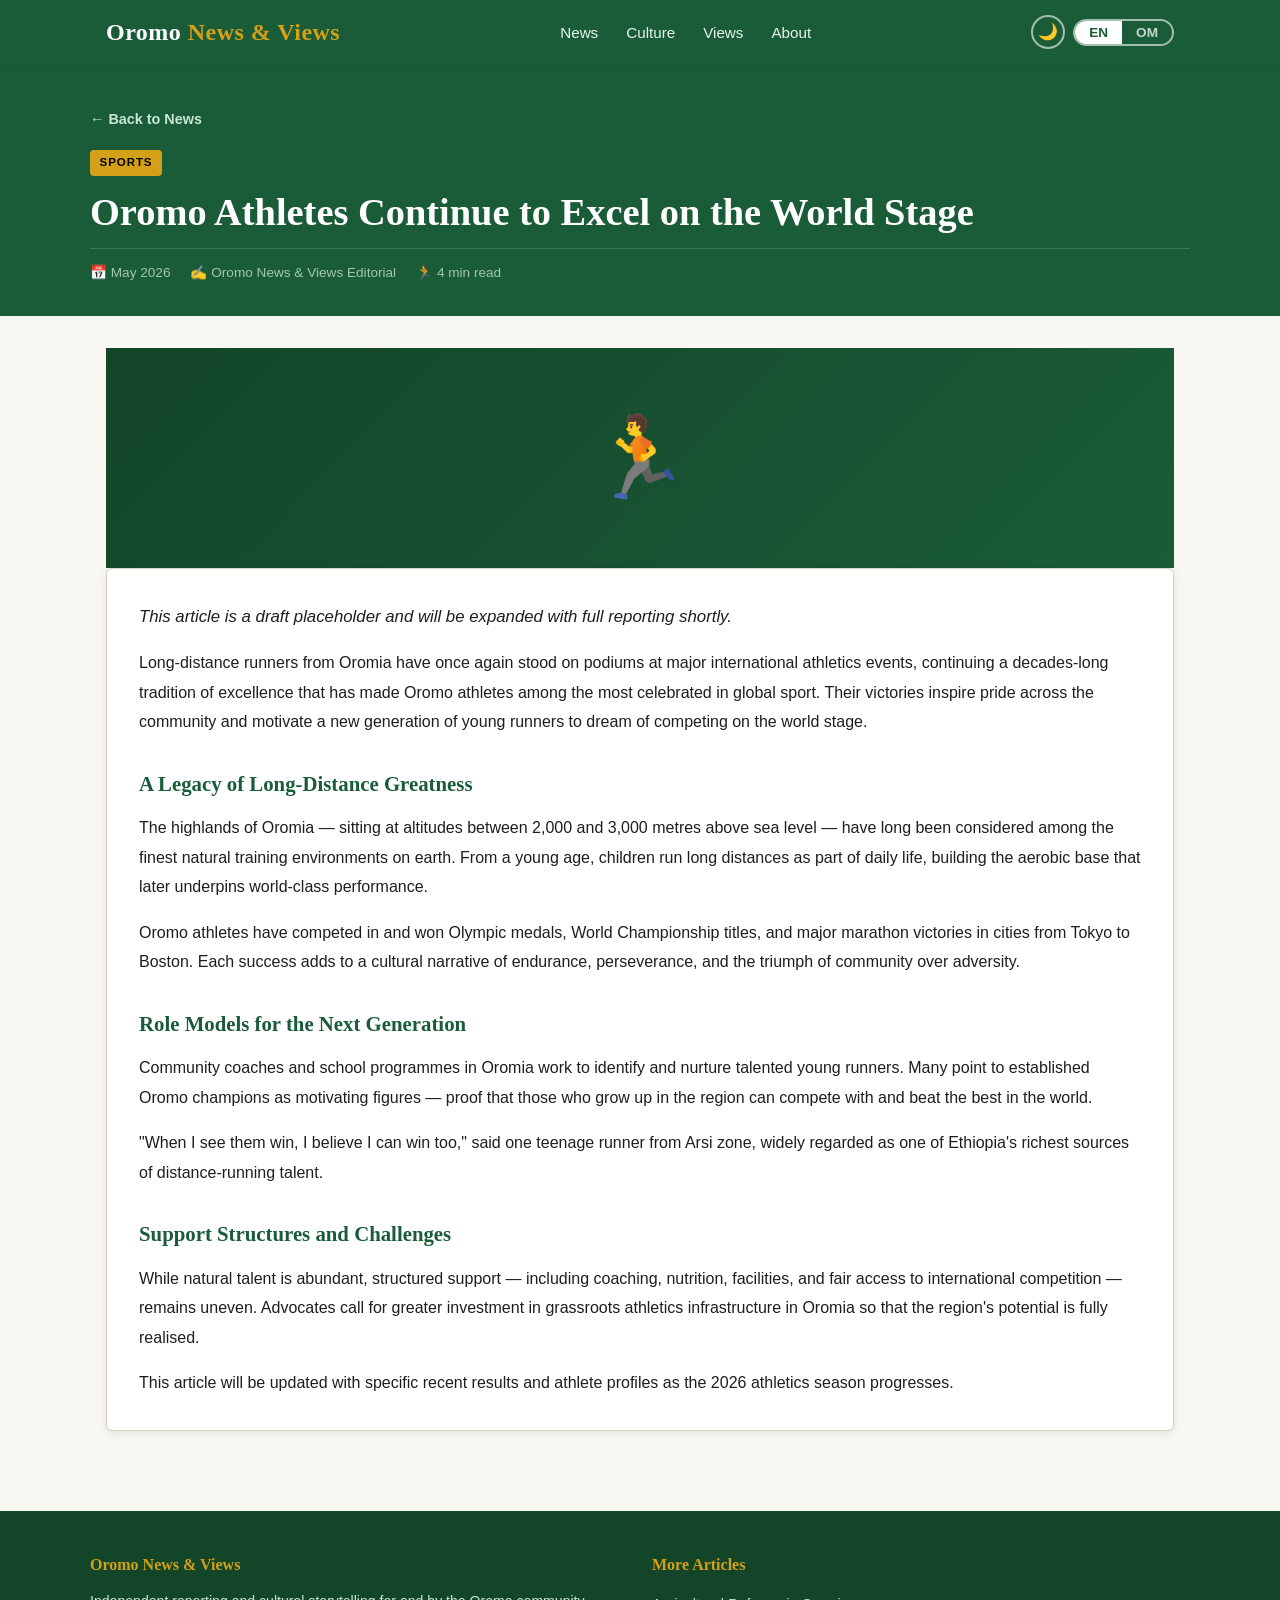
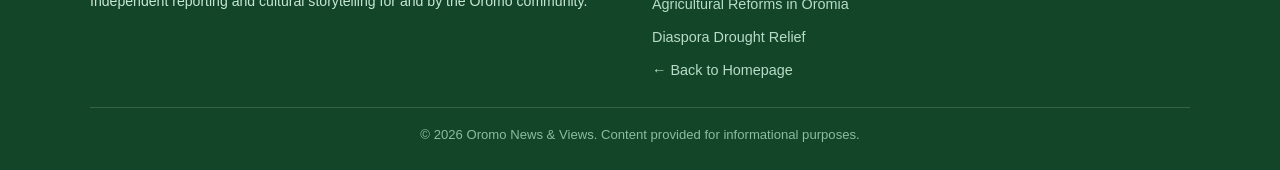
<file: articles/oromo-athletes-world-stage.html>
<!DOCTYPE html>
<html lang="en">
<head>
  <meta charset="UTF-8" />
  <meta name="viewport" content="width=device-width, initial-scale=1.0" />
  <title>Oromo Athletes Continue to Excel on the World Stage — Oromo News &amp; Views</title>
  <meta name="description" content="Long-distance runners from Oromia celebrated podium finishes at international events, inspiring a new generation of young athletes." />

  <link rel="alternate" hreflang="en" href="https://yabo1234.github.io/oromo3.html/articles/oromo-athletes-world-stage.html" />
  <link rel="alternate" hreflang="om" href="https://yabo1234.github.io/oromo3.html/articles/oromo-athletes-world-stage.html?lang=om" />
  <link rel="alternate" hreflang="x-default" href="https://yabo1234.github.io/oromo3.html/articles/oromo-athletes-world-stage.html" />

  <link rel="stylesheet" href="../styles.css" />
</head>
<body>

  <!-- ===================== HEADER ===================== -->
  <header class="site-header" role="banner">
    <div class="header-inner">
      <a class="site-logo" href="../index.html" aria-label="Oromo News &amp; Views – home">
        Oromo <span>News &amp; Views</span>
      </a>

      <button id="btn-nav" class="nav-toggle" onclick="toggleNav()"
              aria-controls="site-nav" aria-expanded="false" aria-label="Open menu">☰</button>

      <nav id="site-nav" class="site-nav" aria-label="Main navigation">
        <ul>
          <li><a href="../index.html#news"    class="bilingual"><span class="en">News</span><span class="om">Oduu</span></a></li>
          <li><a href="../index.html#culture" class="bilingual"><span class="en">Culture</span><span class="om">Aadaa</span></a></li>
          <li><a href="../index.html#views"   class="bilingual"><span class="en">Views</span><span class="om">Yaadota</span></a></li>
          <li><a href="../index.html#about"   class="bilingual"><span class="en">About</span><span class="om">Waa'ee Keenya</span></a></li>
        </ul>
      </nav>

      <div class="header-controls">
        <button id="btn-theme" class="theme-toggle" onclick="toggleTheme()"
                aria-pressed="false" aria-label="Switch to dark mode">🌙</button>
        <div class="lang-toggle" role="group" aria-label="Language selector">
          <button id="btn-en" class="active" onclick="setLang('en')" aria-pressed="true">EN</button>
          <button id="btn-om"                onclick="setLang('om')" aria-pressed="false">OM</button>
        </div>
      </div>
    </div>
  </header>

  <!-- ===================== ARTICLE HEADER ===================== -->
  <div class="article-header">
    <div class="article-header-inner">
      <a class="article-back" href="../index.html#news">
        <span class="bilingual"><span class="en">← Back to News</span><span class="om">← Oduu Deebi'i</span></span>
      </a>

      <div data-lang="en">
        <span class="article-category-badge">Sports</span>
        <h1>Oromo Athletes Continue to Excel on the World Stage</h1>
      </div>
      <div data-lang="om">
        <span class="article-category-badge">Ispoortii</span>
        <h1>Taphattooti Oromoo Bifa Addunyaatti Caalmaa Itti Fufsisaa Jiran</h1>
      </div>

      <div class="article-meta">
        <span>📅 <span class="bilingual"><span class="en">May 2026</span><span class="om">Caamsaa 2026</span></span></span>
        <span>✍️ <span class="bilingual"><span class="en">Oromo News &amp; Views Editorial</span><span class="om">Gulantaa Oduu fi Yaada Oromoo</span></span></span>
        <span>🏃 <span class="bilingual"><span class="en">4 min read</span><span class="om">Daqiiqaa 4 dubbisuu</span></span></span>
      </div>
    </div>
  </div>

  <!-- ===================== ARTICLE BODY ===================== -->
  <main class="article-main">
    <div class="article-hero-banner" aria-hidden="true">🏃</div>

    <div class="article-body">

      <div data-lang="en">
        <p>
          <em>This article is a draft placeholder and will be expanded with full reporting shortly.</em>
        </p>
        <p>
          Long-distance runners from Oromia have once again stood on podiums at major international
          athletics events, continuing a decades-long tradition of excellence that has made Oromo
          athletes among the most celebrated in global sport. Their victories inspire pride across
          the community and motivate a new generation of young runners to dream of competing on the
          world stage.
        </p>

        <h2>A Legacy of Long-Distance Greatness</h2>
        <p>
          The highlands of Oromia — sitting at altitudes between 2,000 and 3,000 metres above sea level —
          have long been considered among the finest natural training environments on earth. From a young
          age, children run long distances as part of daily life, building the aerobic base that later
          underpins world-class performance.
        </p>
        <p>
          Oromo athletes have competed in and won Olympic medals, World Championship titles, and major
          marathon victories in cities from Tokyo to Boston. Each success adds to a cultural narrative
          of endurance, perseverance, and the triumph of community over adversity.
        </p>

        <h2>Role Models for the Next Generation</h2>
        <p>
          Community coaches and school programmes in Oromia work to identify and nurture talented young
          runners. Many point to established Oromo champions as motivating figures — proof that those
          who grow up in the region can compete with and beat the best in the world.
        </p>
        <p>
          "When I see them win, I believe I can win too," said one teenage runner from Arsi zone, widely
          regarded as one of Ethiopia's richest sources of distance-running talent.
        </p>

        <h2>Support Structures and Challenges</h2>
        <p>
          While natural talent is abundant, structured support — including coaching, nutrition, facilities,
          and fair access to international competition — remains uneven. Advocates call for greater
          investment in grassroots athletics infrastructure in Oromia so that the region's potential is
          fully realised.
        </p>
        <p>
          This article will be updated with specific recent results and athlete profiles as the 2026
          athletics season progresses.
        </p>
      </div>

      <div data-lang="om">
        <p>
          <em>Barruu kun qophii yeroo ammaa ti fi gabaasa guutuu dhiheenyatti guddifama.</em>
        </p>
        <p>
          Fiigduu fagoo Oromiyaa irraa dhufe dorgommiilee gurguddaa addunyaa irratti podiyama irra
          dhaabbatanii jiru — aadaa caalmaa jaarraa dheeraaf itti fufsise itti fufsisaa. Injifannooleen
          isaanii boqonnaa guutuu hawaasaa keessa jiru kakaasaa, fi dhalootaa haaraa fiigduu dorgommiilee
          addunyaa irratti bifa addunyaatti dorgomuu akka hawwaniif kakaasaa jiru.
        </p>

        <h2>Dhaalaa Fiigduu Fagoo Guddaa</h2>
        <p>
          Baalee Oromiyaa — ol ka'insa meetira 2,000 hanga 3,000 sadarkaa galaanaa ol — naannoolee
          leenjii uumamaa addunyaa irra gaarii ta'aniitii tokkodha jedhamanii beekamu. Daa'imman
          ji'oota jalqabaa irraa fagoo fiigan — jireenya guyyaa guyyaatiin — hundeen aerobikii kan
          booda ni horsiistu uumamu.
        </p>
        <p>
          Taphattooti Oromoo dorgommiilee Olimpikii, Muummee Addunyaa fi maraatoonii magaaloota
          addunyaa keessatti mo'aniiru. Injifannoon kamiyyuu aadaa jabinaa, obsaa fi injifannoo
          hawaasaa rakkoo irratti fuudhaa jiru dabalata.
        </p>

        <h2>Fakkeenya Dhalootaa Haaraa Keessaaf</h2>
        <p>
          Leenjiisoonni hawaasaa fi sagantaaleen mana barumsaa Oromiyaa keessatti fiigduu qabeenya
          qabu adda baasanii guddisuuf hojjetu. Taphattooti Oromoo yeroo moo'atan agarre, nuu
          moo'achuu danda'ina, jedha fiigduu dargaggoo tokko Godina Arsii irraa.
        </p>

        <h2>Cimina Deeggarsaa fi Rakkoolee</h2>
        <p>
          Qabeenya uumamaa bal'aa ta'us, deeggarsaa qindaa'aa — leenjii, nyaata, misooma fi
          dorgommii addunyaa fayyadamuuf mirgi — walqixa hin argamne. Bakka bu'ooti maallaqni
          Bu'ura ispoortii dirree dirree irratti hojjechuu waamicha godhu sababni dirreen
          qabeenya guutummaatti hojiitti hiikuuf.
        </p>
      </div>

    </div>
  </main>

  <!-- ===================== FOOTER ===================== -->
  <footer class="site-footer" role="contentinfo">
    <div class="footer-inner">
      <div class="footer-col">
        <h2>Oromo News &amp; Views</h2>
        <p class="bilingual">
          <span class="en">Independent reporting and cultural storytelling for and by the Oromo community.</span>
          <span class="om">Gabaasaa bilisaa fi seenaa aadaa hawaasa Oromoo tiin fi hawaasa Oromoof.</span>
        </p>
      </div>
      <div class="footer-col">
        <h2 class="bilingual"><span class="en">More Articles</span><span class="om">Barruulee Dabalata</span></h2>
        <ul>
          <li><a href="agriculture-2026.html" class="bilingual"><span class="en">Agricultural Reforms in Oromia</span><span class="om">Fooyya'insa Qonnaa Oromiyaa</span></a></li>
          <li><a href="oromo-diaspora-drought-relief.html" class="bilingual"><span class="en">Diaspora Drought Relief</span><span class="om">Gargaarsa Hoo'a Biyya Dhibuu Diasporaa</span></a></li>
          <li><a href="../index.html" class="bilingual"><span class="en">← Back to Homepage</span><span class="om">← Fuula Jalqabaa</span></a></li>
        </ul>
      </div>
    </div>
    <div class="footer-bottom">
      <p>&copy; <span id="year"></span>
        <span class="bilingual">
          <span class="en">Oromo News &amp; Views. Content provided for informational purposes.</span>
          <span class="om">Oduu fi Yaada Oromoo. Qabiyyeen oddeeffannoo keessaatiif dhiyaateera.</span>
        </span>
      </p>
    </div>
  </footer>

  <script src="../shared.js"></script>

</body>
</html>
</file>
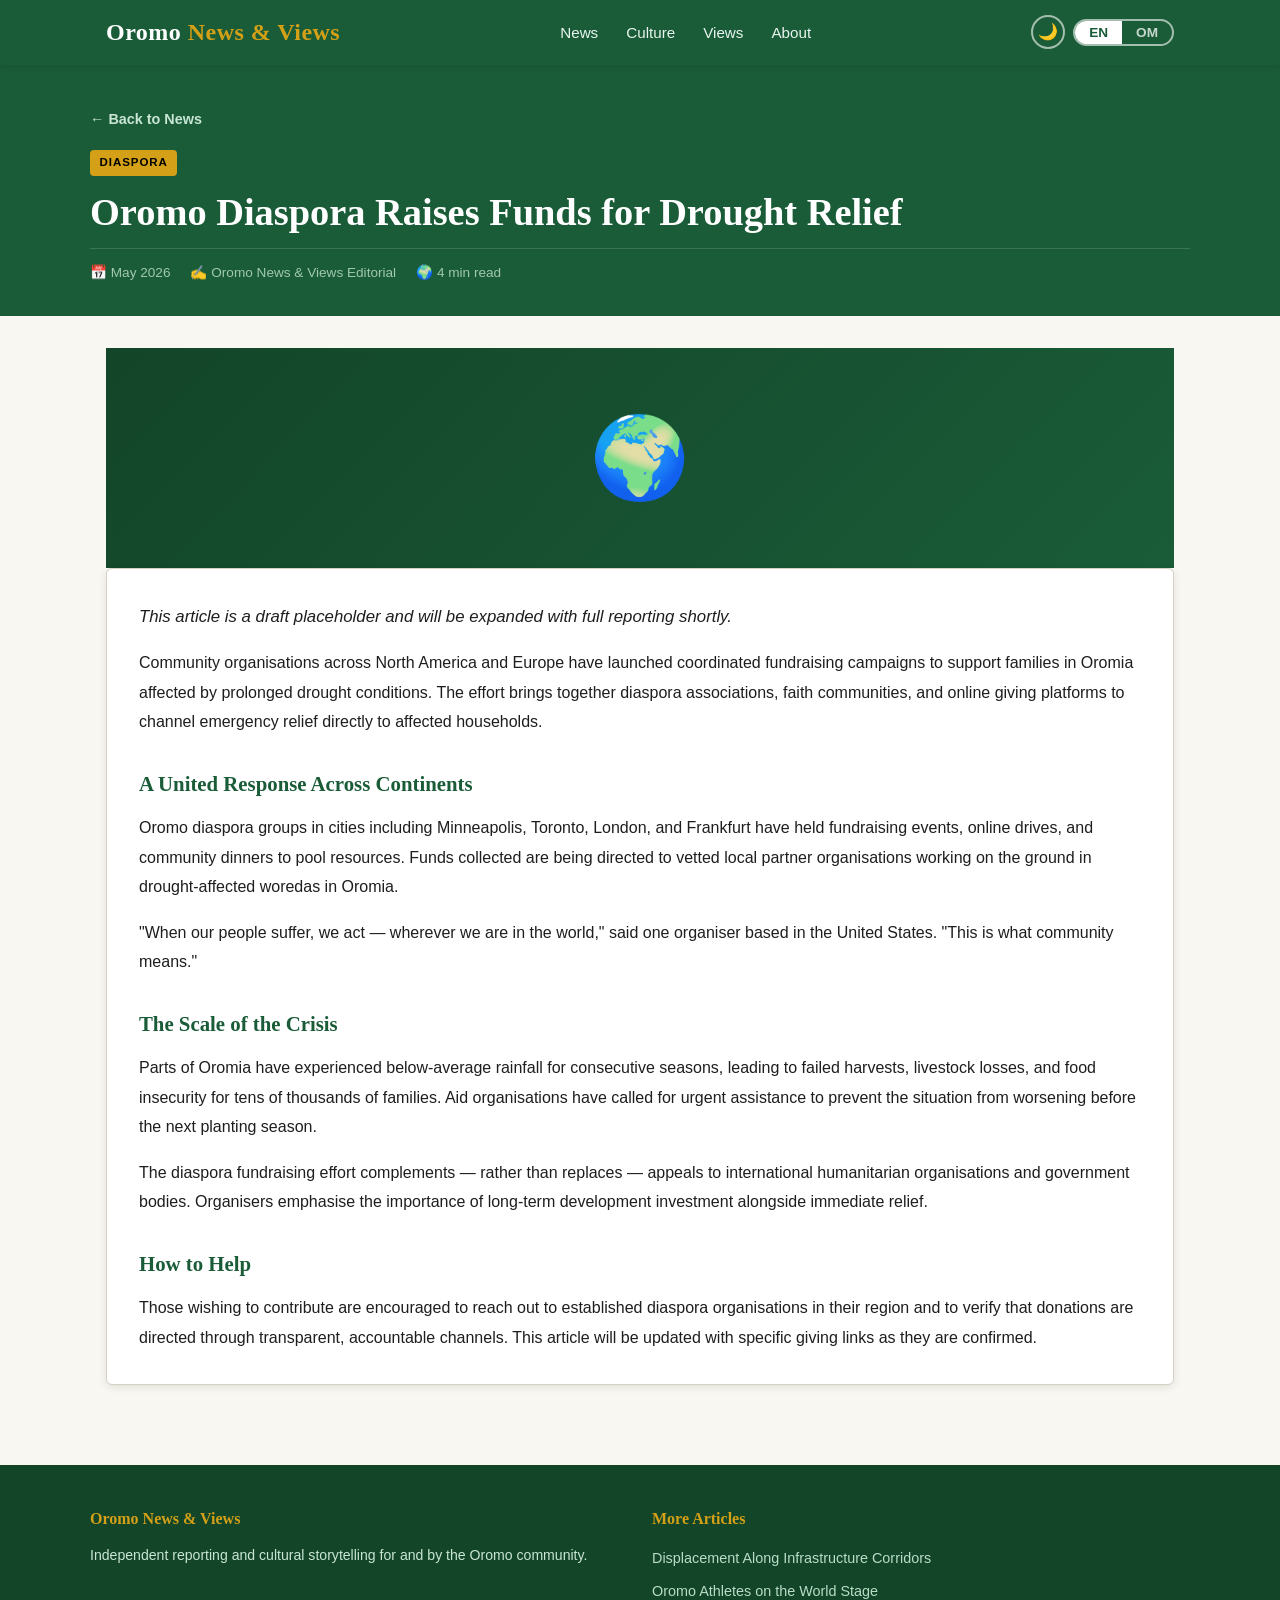
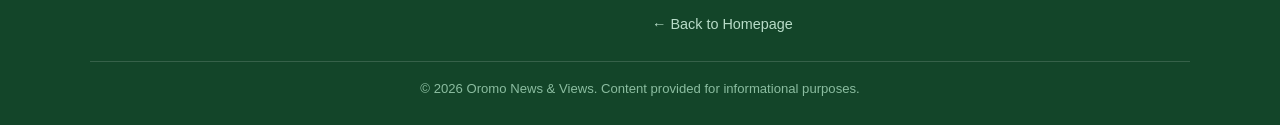
<file: articles/oromo-diaspora-drought-relief.html>
<!DOCTYPE html>
<html lang="en">
<head>
  <meta charset="UTF-8" />
  <meta name="viewport" content="width=device-width, initial-scale=1.0" />
  <title>Oromo Diaspora Raises Funds for Drought Relief — Oromo News &amp; Views</title>
  <meta name="description" content="Community organisations in North America and Europe have mobilised to support families affected by drought in parts of Oromia." />

  <link rel="alternate" hreflang="en" href="https://yabo1234.github.io/oromo3.html/articles/oromo-diaspora-drought-relief.html" />
  <link rel="alternate" hreflang="om" href="https://yabo1234.github.io/oromo3.html/articles/oromo-diaspora-drought-relief.html?lang=om" />
  <link rel="alternate" hreflang="x-default" href="https://yabo1234.github.io/oromo3.html/articles/oromo-diaspora-drought-relief.html" />

  <link rel="stylesheet" href="../styles.css" />
</head>
<body>

  <!-- ===================== HEADER ===================== -->
  <header class="site-header" role="banner">
    <div class="header-inner">
      <a class="site-logo" href="../index.html" aria-label="Oromo News &amp; Views – home">
        Oromo <span>News &amp; Views</span>
      </a>

      <button id="btn-nav" class="nav-toggle" onclick="toggleNav()"
              aria-controls="site-nav" aria-expanded="false" aria-label="Open menu">☰</button>

      <nav id="site-nav" class="site-nav" aria-label="Main navigation">
        <ul>
          <li><a href="../index.html#news"    class="bilingual"><span class="en">News</span><span class="om">Oduu</span></a></li>
          <li><a href="../index.html#culture" class="bilingual"><span class="en">Culture</span><span class="om">Aadaa</span></a></li>
          <li><a href="../index.html#views"   class="bilingual"><span class="en">Views</span><span class="om">Yaadota</span></a></li>
          <li><a href="../index.html#about"   class="bilingual"><span class="en">About</span><span class="om">Waa'ee Keenya</span></a></li>
        </ul>
      </nav>

      <div class="header-controls">
        <button id="btn-theme" class="theme-toggle" onclick="toggleTheme()"
                aria-pressed="false" aria-label="Switch to dark mode">🌙</button>
        <div class="lang-toggle" role="group" aria-label="Language selector">
          <button id="btn-en" class="active" onclick="setLang('en')" aria-pressed="true">EN</button>
          <button id="btn-om"                onclick="setLang('om')" aria-pressed="false">OM</button>
        </div>
      </div>
    </div>
  </header>

  <!-- ===================== ARTICLE HEADER ===================== -->
  <div class="article-header">
    <div class="article-header-inner">
      <a class="article-back" href="../index.html#news">
        <span class="bilingual"><span class="en">← Back to News</span><span class="om">← Oduu Deebi'i</span></span>
      </a>

      <div data-lang="en">
        <span class="article-category-badge">Diaspora</span>
        <h1>Oromo Diaspora Raises Funds for Drought Relief</h1>
      </div>
      <div data-lang="om">
        <span class="article-category-badge">Diasporaa</span>
        <h1>Diaspooran Oromoo Gargaarsa Hoo'a Biyya Dhibuu Karoorfate</h1>
      </div>

      <div class="article-meta">
        <span>📅 <span class="bilingual"><span class="en">May 2026</span><span class="om">Caamsaa 2026</span></span></span>
        <span>✍️ <span class="bilingual"><span class="en">Oromo News &amp; Views Editorial</span><span class="om">Gulantaa Oduu fi Yaada Oromoo</span></span></span>
        <span>🌍 <span class="bilingual"><span class="en">4 min read</span><span class="om">Daqiiqaa 4 dubbisuu</span></span></span>
      </div>
    </div>
  </div>

  <!-- ===================== ARTICLE BODY ===================== -->
  <main class="article-main">
    <div class="article-hero-banner" aria-hidden="true">🌍</div>

    <div class="article-body">

      <div data-lang="en">
        <p>
          <em>This article is a draft placeholder and will be expanded with full reporting shortly.</em>
        </p>
        <p>
          Community organisations across North America and Europe have launched coordinated fundraising
          campaigns to support families in Oromia affected by prolonged drought conditions. The effort
          brings together diaspora associations, faith communities, and online giving platforms to channel
          emergency relief directly to affected households.
        </p>

        <h2>A United Response Across Continents</h2>
        <p>
          Oromo diaspora groups in cities including Minneapolis, Toronto, London, and Frankfurt have
          held fundraising events, online drives, and community dinners to pool resources. Funds
          collected are being directed to vetted local partner organisations working on the ground in
          drought-affected woredas in Oromia.
        </p>
        <p>
          "When our people suffer, we act — wherever we are in the world," said one organiser based
          in the United States. "This is what community means."
        </p>

        <h2>The Scale of the Crisis</h2>
        <p>
          Parts of Oromia have experienced below-average rainfall for consecutive seasons, leading to
          failed harvests, livestock losses, and food insecurity for tens of thousands of families.
          Aid organisations have called for urgent assistance to prevent the situation from worsening
          before the next planting season.
        </p>
        <p>
          The diaspora fundraising effort complements — rather than replaces — appeals to international
          humanitarian organisations and government bodies. Organisers emphasise the importance of
          long-term development investment alongside immediate relief.
        </p>

        <h2>How to Help</h2>
        <p>
          Those wishing to contribute are encouraged to reach out to established diaspora organisations
          in their region and to verify that donations are directed through transparent, accountable
          channels. This article will be updated with specific giving links as they are confirmed.
        </p>
      </div>

      <div data-lang="om">
        <p>
          <em>Barruu kun qophii yeroo ammaa ti fi gabaasa guutuu dhiheenyatti guddifama.</em>
        </p>
        <p>
          Dhaabbattooti hawaasaa Ameerikaa Kaabaa fi Awurooppaa guutuu sagantaalee maallaqaa
          waliin qindaa'an jalqabanii maatii Oromiyaa keessatti hoo'a biyya dhibuun miidhaman
          gargaaruuf sosso'aa jiru. Sagantaan kun waldaalee diasporaa, hawaasota amantii fi
          tekinoolojiilee kennaa interneetii walitti fidee gargaarsa hatattamaa maatiilee
          miidhamaniif geessisa.
        </p>

        <h2>Deebii Tokkummaa Addaa Addaa Irraa</h2>
        <p>
          Gareeleen Oromoo diasporaa magaaloota akka Minneapolis, Toronto, London fi Frankfurt
          keessatti sagantaalee maallaqaa, sochiilee interneetii fi nyaata hawaasaa qopheessanii
          qabeenya walitti qabataniiru. Maallaqi walitti qabame dhaabbattoota naannoo galmaa'aniif
          hojjetaniif woreedaalee Oromiyaa hoo'a biyya dhibuun miidhaman keessatti ergamaa jira.
        </p>
        <p>
          "Uummanni keenya gidiraa keessa jiraatee, kan meeqa addunyaa irra jirrulle hojjenna,"
          jedha qindeessaan tokko Ameerikaa jiraatu. "Hawaasni kun jechuun kana."
        </p>

        <h2>Bal'ina Rakkoo Kanaa</h2>
        <p>
          Naannooleen Oromiyaa tokko tokko roobni gadi aanaa ta'u dheerina isaa daran itti fufe,
          kunis galii qonnaaleef miidha, beeyladaa dhabuu fi yaaddoo nyaataa maatii kuma hedduuf
          fide. Dhaabbattooti gargaarsaa haala kana duras taasisuuf gargaarsa hatattamaa kan waamuuf
          yeroo dhaabbata oomisha lammaffaa ta'utti.
        </p>

        <h2>Akkamitti Gargaaruu Dandeenya</h2>
        <p>
          Kenne barbaadan waldaalee diasporaa naannoo isaanitti beekkaman waliin quunnamuuf
          jajjabeeffamu. Barrichi walitti qabaa maallaaqaaleef liinkoota adda addaatiin haaromsama.
        </p>
      </div>

    </div>
  </main>

  <!-- ===================== FOOTER ===================== -->
  <footer class="site-footer" role="contentinfo">
    <div class="footer-inner">
      <div class="footer-col">
        <h2>Oromo News &amp; Views</h2>
        <p class="bilingual">
          <span class="en">Independent reporting and cultural storytelling for and by the Oromo community.</span>
          <span class="om">Gabaasaa bilisaa fi seenaa aadaa hawaasa Oromoo tiin fi hawaasa Oromoof.</span>
        </p>
      </div>
      <div class="footer-col">
        <h2 class="bilingual"><span class="en">More Articles</span><span class="om">Barruulee Dabalata</span></h2>
        <ul>
          <li><a href="displacement-infrastructure-corridors.html" class="bilingual"><span class="en">Displacement Along Infrastructure Corridors</span><span class="om">Buqqaatii Daandii Misooma</span></a></li>
          <li><a href="oromo-athletes-world-stage.html" class="bilingual"><span class="en">Oromo Athletes on the World Stage</span><span class="om">Taphattooti Oromoo Addunyaa Irratti</span></a></li>
          <li><a href="../index.html" class="bilingual"><span class="en">← Back to Homepage</span><span class="om">← Fuula Jalqabaa</span></a></li>
        </ul>
      </div>
    </div>
    <div class="footer-bottom">
      <p>&copy; <span id="year"></span>
        <span class="bilingual">
          <span class="en">Oromo News &amp; Views. Content provided for informational purposes.</span>
          <span class="om">Oduu fi Yaada Oromoo. Qabiyyeen oddeeffannoo keessaatiif dhiyaateera.</span>
        </span>
      </p>
    </div>
  </footer>

  <script src="../shared.js"></script>

</body>
</html>
</file>
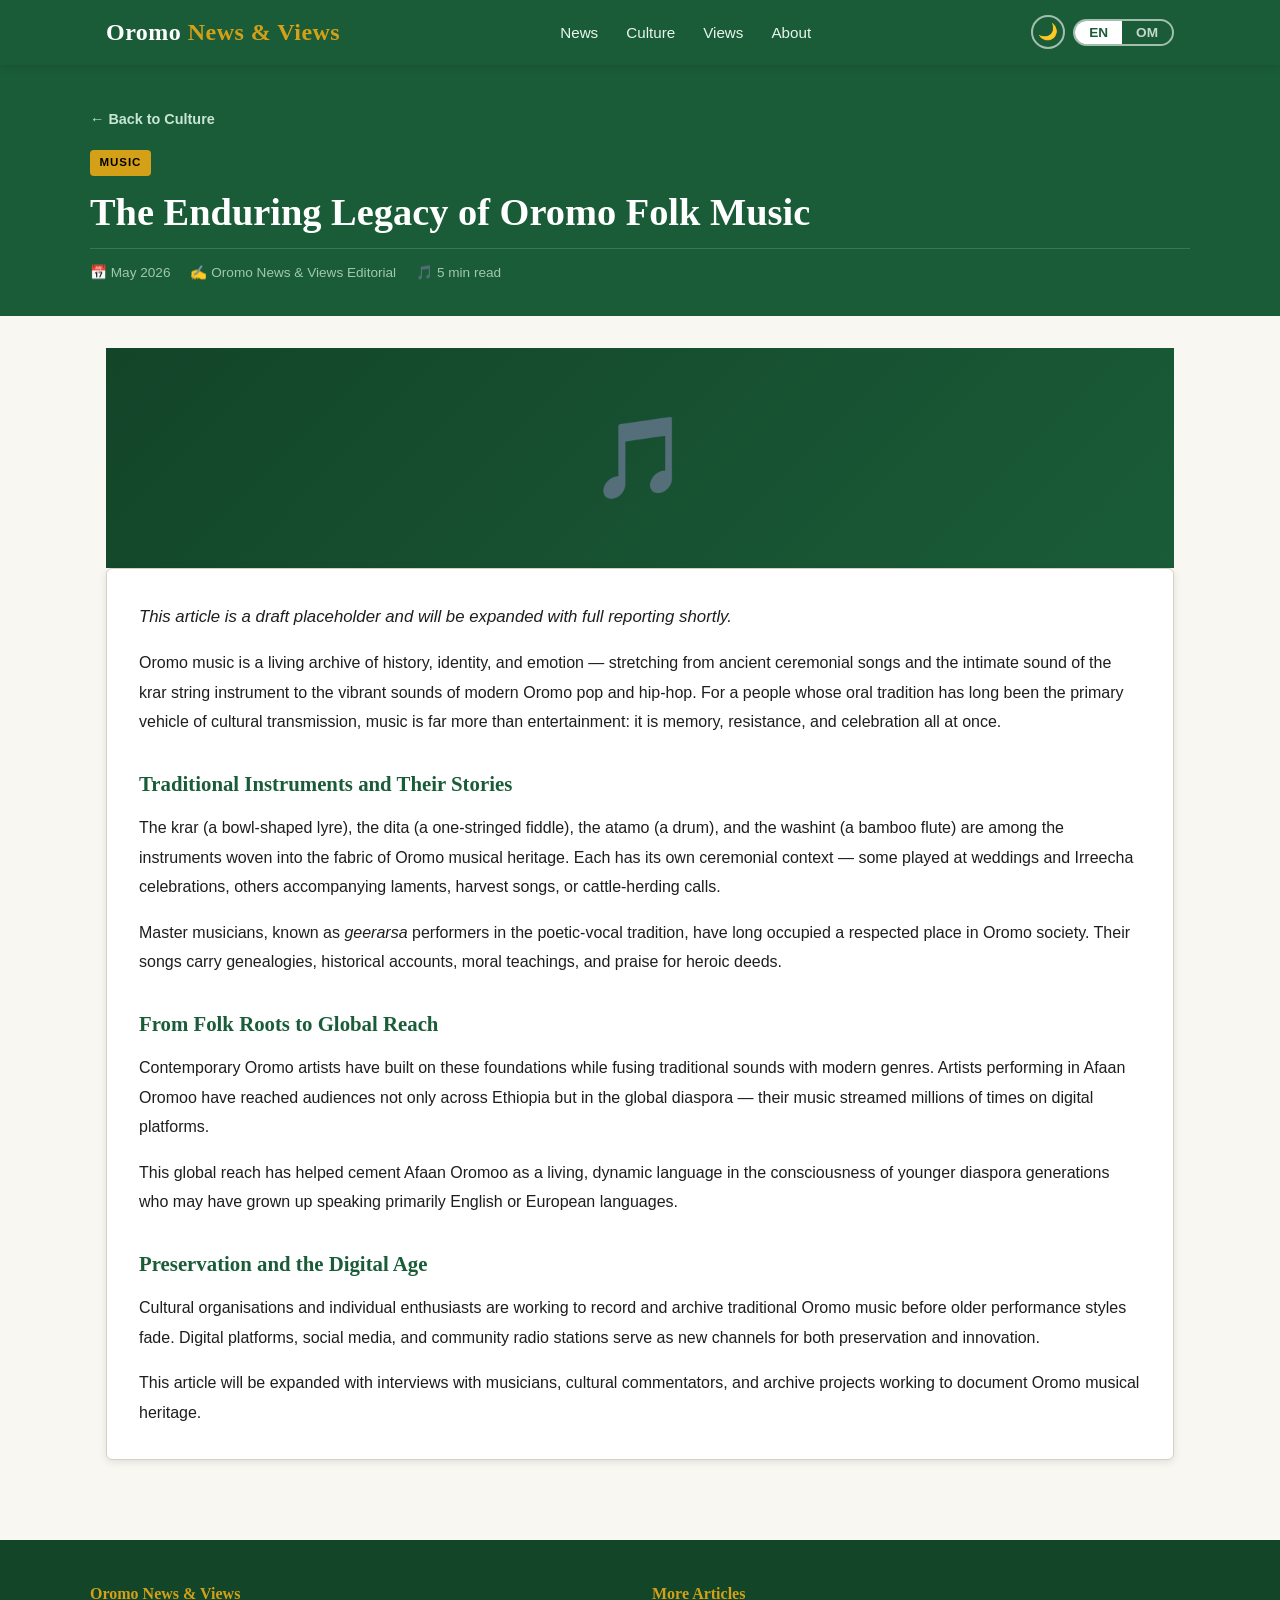
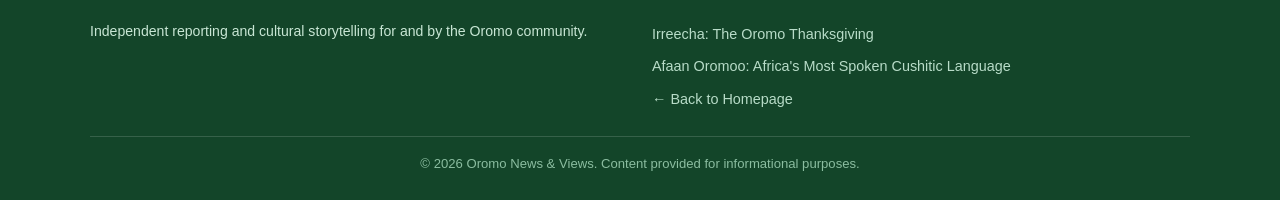
<file: articles/oromo-folk-music.html>
<!DOCTYPE html>
<html lang="en">
<head>
  <meta charset="UTF-8" />
  <meta name="viewport" content="width=device-width, initial-scale=1.0" />
  <title>The Enduring Legacy of Oromo Folk Music — Oromo News &amp; Views</title>
  <meta name="description" content="From the soulful strains of the krar to modern Oromo pop, the musical tradition of the Oromo people spans centuries of storytelling and cultural expression." />

  <link rel="alternate" hreflang="en" href="https://yabo1234.github.io/oromo3.html/articles/oromo-folk-music.html" />
  <link rel="alternate" hreflang="om" href="https://yabo1234.github.io/oromo3.html/articles/oromo-folk-music.html?lang=om" />
  <link rel="alternate" hreflang="x-default" href="https://yabo1234.github.io/oromo3.html/articles/oromo-folk-music.html" />

  <link rel="stylesheet" href="../styles.css" />
</head>
<body>

  <!-- ===================== HEADER ===================== -->
  <header class="site-header" role="banner">
    <div class="header-inner">
      <a class="site-logo" href="../index.html" aria-label="Oromo News &amp; Views – home">
        Oromo <span>News &amp; Views</span>
      </a>

      <button id="btn-nav" class="nav-toggle" onclick="toggleNav()"
              aria-controls="site-nav" aria-expanded="false" aria-label="Open menu">☰</button>

      <nav id="site-nav" class="site-nav" aria-label="Main navigation">
        <ul>
          <li><a href="../index.html#news"    class="bilingual"><span class="en">News</span><span class="om">Oduu</span></a></li>
          <li><a href="../index.html#culture" class="bilingual"><span class="en">Culture</span><span class="om">Aadaa</span></a></li>
          <li><a href="../index.html#views"   class="bilingual"><span class="en">Views</span><span class="om">Yaadota</span></a></li>
          <li><a href="../index.html#about"   class="bilingual"><span class="en">About</span><span class="om">Waa'ee Keenya</span></a></li>
        </ul>
      </nav>

      <div class="header-controls">
        <button id="btn-theme" class="theme-toggle" onclick="toggleTheme()"
                aria-pressed="false" aria-label="Switch to dark mode">🌙</button>
        <div class="lang-toggle" role="group" aria-label="Language selector">
          <button id="btn-en" class="active" onclick="setLang('en')" aria-pressed="true">EN</button>
          <button id="btn-om"                onclick="setLang('om')" aria-pressed="false">OM</button>
        </div>
      </div>
    </div>
  </header>

  <!-- ===================== ARTICLE HEADER ===================== -->
  <div class="article-header">
    <div class="article-header-inner">
      <a class="article-back" href="../index.html#culture">
        <span class="bilingual"><span class="en">← Back to Culture</span><span class="om">← Aadaa Deebi'i</span></span>
      </a>

      <div data-lang="en">
        <span class="article-category-badge">Music</span>
        <h1>The Enduring Legacy of Oromo Folk Music</h1>
      </div>
      <div data-lang="om">
        <span class="article-category-badge">Muuziqaa</span>
        <h1>Dhaalaa Muuziqaa Saba Oromoo Hin Dhabamne</h1>
      </div>

      <div class="article-meta">
        <span>📅 <span class="bilingual"><span class="en">May 2026</span><span class="om">Caamsaa 2026</span></span></span>
        <span>✍️ <span class="bilingual"><span class="en">Oromo News &amp; Views Editorial</span><span class="om">Gulantaa Oduu fi Yaada Oromoo</span></span></span>
        <span>🎵 <span class="bilingual"><span class="en">5 min read</span><span class="om">Daqiiqaa 5 dubbisuu</span></span></span>
      </div>
    </div>
  </div>

  <!-- ===================== ARTICLE BODY ===================== -->
  <main class="article-main">
    <div class="article-hero-banner" aria-hidden="true">🎵</div>

    <div class="article-body">

      <div data-lang="en">
        <p>
          <em>This article is a draft placeholder and will be expanded with full reporting shortly.</em>
        </p>
        <p>
          Oromo music is a living archive of history, identity, and emotion — stretching from ancient
          ceremonial songs and the intimate sound of the krar string instrument to the vibrant sounds of
          modern Oromo pop and hip-hop. For a people whose oral tradition has long been the primary vehicle
          of cultural transmission, music is far more than entertainment: it is memory, resistance, and
          celebration all at once.
        </p>

        <h2>Traditional Instruments and Their Stories</h2>
        <p>
          The krar (a bowl-shaped lyre), the dita (a one-stringed fiddle), the atamo (a drum), and the
          washint (a bamboo flute) are among the instruments woven into the fabric of Oromo musical
          heritage. Each has its own ceremonial context — some played at weddings and Irreecha celebrations,
          others accompanying laments, harvest songs, or cattle-herding calls.
        </p>
        <p>
          Master musicians, known as <em>geerarsa</em> performers in the poetic-vocal tradition, have long
          occupied a respected place in Oromo society. Their songs carry genealogies, historical accounts,
          moral teachings, and praise for heroic deeds.
        </p>

        <h2>From Folk Roots to Global Reach</h2>
        <p>
          Contemporary Oromo artists have built on these foundations while fusing traditional sounds with
          modern genres. Artists performing in Afaan Oromoo have reached audiences not only across Ethiopia
          but in the global diaspora — their music streamed millions of times on digital platforms.
        </p>
        <p>
          This global reach has helped cement Afaan Oromoo as a living, dynamic language in the
          consciousness of younger diaspora generations who may have grown up speaking primarily English
          or European languages.
        </p>

        <h2>Preservation and the Digital Age</h2>
        <p>
          Cultural organisations and individual enthusiasts are working to record and archive traditional
          Oromo music before older performance styles fade. Digital platforms, social media, and community
          radio stations serve as new channels for both preservation and innovation.
        </p>
        <p>
          This article will be expanded with interviews with musicians, cultural commentators, and
          archive projects working to document Oromo musical heritage.
        </p>
      </div>

      <div data-lang="om">
        <p>
          <em>Barruu kun qophii yeroo ammaa ti fi gabaasa guutuu dhiheenyatti guddifama.</em>
        </p>
        <p>
          Muuziqaan Oromoo seenaa, eenyummaa fi hawwii — sirboota ayyaanamaa durii fi sagalee
          krar irraa hanga sagalee pop Oromoo ammayyaa fi hip-hop qaqqabu — galmee jireenya ta'eera.
          Uummata aadaan dubbii afaaniin daddarbaa dheeraaf gosa daddarsaa aadaa isa duraa ta'eef,
          muuziqaan beeksisa caalaa ti: yaadannoo, ittisa fi kabajaa yeroo tokkotti.
        </p>

        <h2>Meeshaalee Muuziqaa Aadaa fi Seenaawwan Isaanii</h2>
        <p>
          Krar (lira qaroora), dita (daawwitii tokko), atamo (daadhii) fi washint (buumba bambuu)
          meeshaalee dhaalaa muuziqaa Oromoo keessa qafanii jiran. Tokko tokko ayyaana fuudhaafi
          fuudhaa fi Irreechaa irratti taphatama, kaan daldalaa, sirbaa gooltuu fi waamicha
          horsiisa loon wajjin.
        </p>

        <h2>Bu'uurota Aadaa Irraa Hanga Addunyaatti Gahu</h2>
        <p>
          Artiisonni Oromoo ammayyaa bu'uurota kanarratti ijaaruun sagalee aadaa fi gosaawwan
          ammayyaa walitti makaniiru. Artiisonni Afaan Oromootiin sirbaan Itoophiyaa guutuu fi
          addunyaa diasporaa keessa hawaasota bira gahaniiru — muuziqaan isaanii yeroo hedduu
          miiliyoona ol tekinoolojiilee dijitaalaarratti dhaggeeffatama.
        </p>

        <h2>Eegumsa fi Yeroo Dijitaalaa</h2>
        <p>
          Dhaabbattooti aadaa fi jaalattoonni dhuunfaa muuziqaa aadaa Oromoo galmeessuu fi
          kuusuu hojjechaa jiru. Tekinoolojiilee dijitaalaa, midiyaa hawaasaa fi raadiyoon
          hawaasaa sirnaalee haaraa eegumsa fi haaroomsa lamaan kanaatiif tajaajilu.
        </p>
      </div>

    </div>
  </main>

  <!-- ===================== FOOTER ===================== -->
  <footer class="site-footer" role="contentinfo">
    <div class="footer-inner">
      <div class="footer-col">
        <h2>Oromo News &amp; Views</h2>
        <p class="bilingual">
          <span class="en">Independent reporting and cultural storytelling for and by the Oromo community.</span>
          <span class="om">Gabaasaa bilisaa fi seenaa aadaa hawaasa Oromoo tiin fi hawaasa Oromoof.</span>
        </p>
      </div>
      <div class="footer-col">
        <h2 class="bilingual"><span class="en">More Articles</span><span class="om">Barruulee Dabalata</span></h2>
        <ul>
          <li><a href="irreecha-festival.html" class="bilingual"><span class="en">Irreecha: The Oromo Thanksgiving</span><span class="om">Irreechaa: Ayyaana Galateeffannaa</span></a></li>
          <li><a href="afaan-oromoo-language.html" class="bilingual"><span class="en">Afaan Oromoo: Africa's Most Spoken Cushitic Language</span><span class="om">Afaan Oromoo: Afaan Kushitikii Hunda Caalaa</span></a></li>
          <li><a href="../index.html" class="bilingual"><span class="en">← Back to Homepage</span><span class="om">← Fuula Jalqabaa</span></a></li>
        </ul>
      </div>
    </div>
    <div class="footer-bottom">
      <p>&copy; <span id="year"></span>
        <span class="bilingual">
          <span class="en">Oromo News &amp; Views. Content provided for informational purposes.</span>
          <span class="om">Oduu fi Yaada Oromoo. Qabiyyeen oddeeffannoo keessaatiif dhiyaateera.</span>
        </span>
      </p>
    </div>
  </footer>

  <script src="../shared.js"></script>

</body>
</html>
</file>
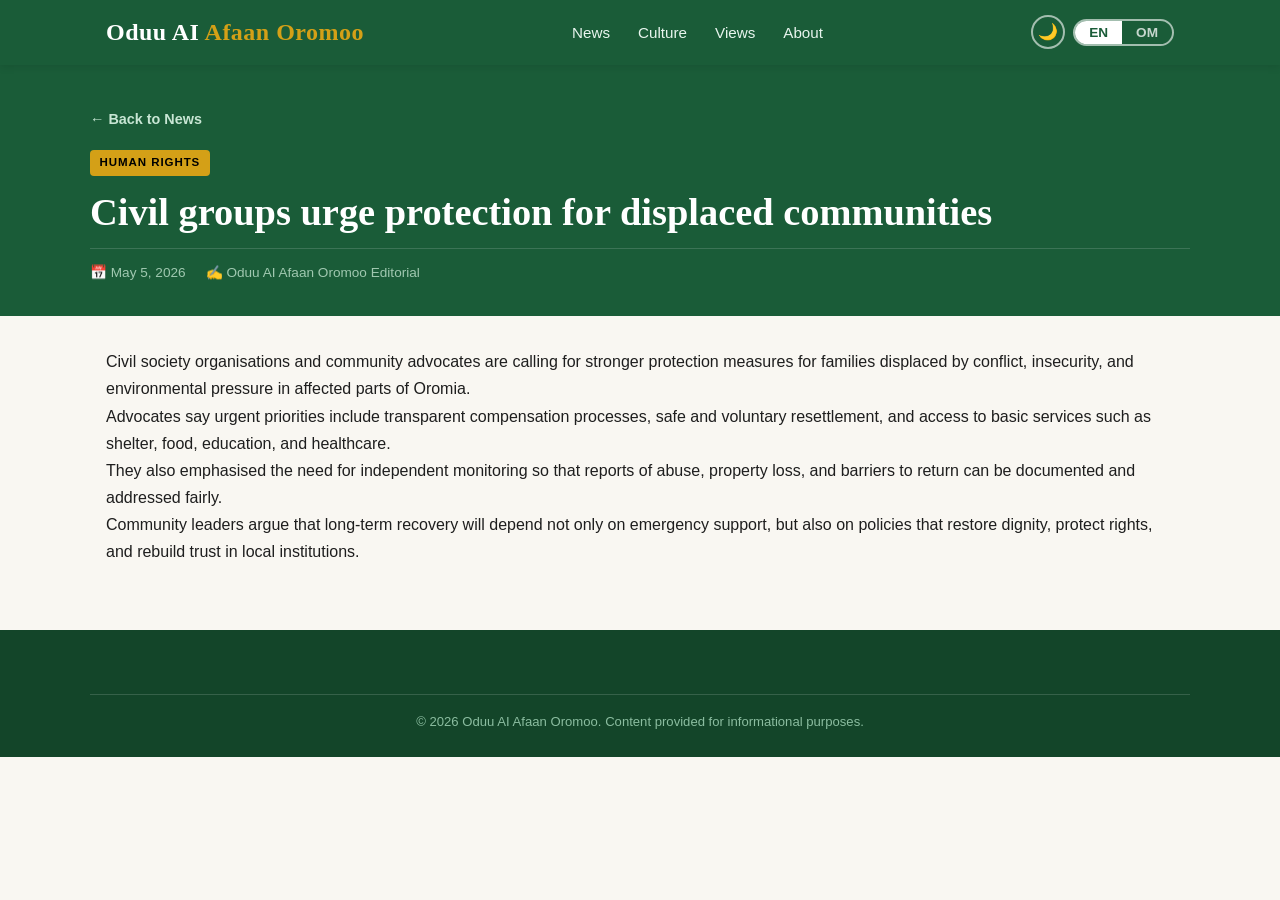
<file: articles/protection-for-displaced-communities.html>
<!DOCTYPE html>
<html lang="en">
<head>
  <meta charset="UTF-8" />
  <meta name="viewport" content="width=device-width, initial-scale=1.0" />
  <title>Civil groups urge protection for displaced communities — Oduu AI Afaan Oromoo</title>
  <meta name="description" content="Civil society organisations are calling for transparent compensation, safe resettlement, and independent monitoring for displaced communities in affected areas." />

  <link rel="alternate" hreflang="en" href="https://yabo1234.github.io/oromo3.html/articles/protection-for-displaced-communities.html" />
  <link rel="alternate" hreflang="om" href="https://yabo1234.github.io/oromo3.html/articles/protection-for-displaced-communities.html?lang=om" />
  <link rel="alternate" hreflang="x-default" href="https://yabo1234.github.io/oromo3.html/articles/protection-for-displaced-communities.html" />

  <link rel="stylesheet" href="../styles.css" />
</head>
<body>

  <header class="site-header" role="banner">
    <div class="header-inner">
      <a class="site-logo" href="../index.html" aria-label="Oduu AI Afaan Oromoo – home">
        Oduu AI <span>Afaan Oromoo</span>
      </a>

      <button id="btn-nav" class="nav-toggle" onclick="toggleNav()"
              aria-controls="site-nav" aria-expanded="false" aria-label="Open menu">☰</button>

      <nav id="site-nav" class="site-nav" aria-label="Main navigation">
        <ul>
          <li><a href="../index.html#news" class="bilingual"><span class="en">News</span><span class="om">Oduu</span></a></li>
          <li><a href="../index.html#culture" class="bilingual"><span class="en">Culture</span><span class="om">Aadaa</span></a></li>
          <li><a href="../index.html#views" class="bilingual"><span class="en">Views</span><span class="om">Yaadota</span></a></li>
          <li><a href="../index.html#about" class="bilingual"><span class="en">About</span><span class="om">Waa'ee Keenya</span></a></li>
        </ul>
      </nav>

      <div class="header-controls">
        <button id="btn-theme" class="theme-toggle" onclick="toggleTheme()"
                aria-pressed="false" aria-label="Switch to dark mode">🌙</button>
        <div class="lang-toggle" role="group" aria-label="Language selector">
          <button id="btn-en" class="active" onclick="setLang('en')" aria-pressed="true">EN</button>
          <button id="btn-om" onclick="setLang('om')" aria-pressed="false">OM</button>
        </div>
      </div>
    </div>
  </header>

  <div class="article-header">
    <div class="article-header-inner">
      <a class="article-back" href="../index.html#news">
        <span class="bilingual"><span class="en">← Back to News</span><span class="om">← Oduu Deebi'i</span></span>
      </a>

      <div data-lang="en">
        <span class="article-category-badge">Human Rights</span>
        <h1>Civil groups urge protection for displaced communities</h1>
      </div>
      <div data-lang="om">
        <span class="article-category-badge">Mirga Namoomaa</span>
        <h1>Gareewwan sivikii hawaasota buqqaatan eegumsa akka argatan gaafatan</h1>
      </div>

      <div class="article-meta">
        <span>📅 <span class="bilingual"><span class="en">May 5, 2026</span><span class="om">Caamsaa 5, 2026</span></span></span>
        <span>✍️ <span class="bilingual"><span class="en">Oduu AI Afaan Oromoo Editorial</span><span class="om">Gulantaa Oduu fi Yaada Oromoo</span></span></span>
      </div>
    </div>
  </div>

  <main id="main-content" class="article-page">
    <article class="article-content">
      <div data-lang="en">
        <p>Civil society organisations and community advocates are calling for stronger protection measures for families displaced by conflict, insecurity, and environmental pressure in affected parts of Oromia.</p>
        <p>Advocates say urgent priorities include transparent compensation processes, safe and voluntary resettlement, and access to basic services such as shelter, food, education, and healthcare.</p>
        <p>They also emphasised the need for independent monitoring so that reports of abuse, property loss, and barriers to return can be documented and addressed fairly.</p>
        <p>Community leaders argue that long-term recovery will depend not only on emergency support, but also on policies that restore dignity, protect rights, and rebuild trust in local institutions.</p>
      </div>

      <div data-lang="om">
        <p>Dhaabbileen sivikii fi falmitoonni hawaasaa maatii walitti bu'iinsa, nageenyi dhabamuu fi dhiibbaa naannoo irraa buqqaataniif tarkaanfii eegumsa jabaa akka fudhatamu gaafachaa jiru.</p>
        <p>Akka falmitoonni jedhanitti, dhimmoonni ariifachiisoon kaffaltii iftoomina qabu, deebii qubsumaa nageenyaan fi fedhii isaanii irratti hundaa'e, akkasumas tajaajiloota bu'uuraa kan akka mana jireenyaa, nyaataa, barnootaa fi yaalaa ni dabalatu.</p>
        <p>Isaanis gabaasni miidhaa, qabeenya dhabuu fi gufuuwwan deebi'anii qubachuu irratti mul'atan sirnaan galmaa'anii furmaata akka argatan hordoffii walabaa barbaachisaa ta'uu cimsanii ibsan.</p>
        <p>Hoggantoonni hawaasaa akka amananitti, deeggarsi yeroo gabaabaa qofa osoo hin taane imaammanni kabaja namaa deebisu, mirga eegu fi mootummaa naannoo irratti amanamummaa haaromsu fayyadamummaa yeroo dheeraa qaba.</p>
      </div>
    </article>
  </main>

  <footer class="site-footer" role="contentinfo">
    <div class="footer-bottom">
      <p>&copy; <span id="year"></span>
        <span class="bilingual">
          <span class="en">Oduu AI Afaan Oromoo. Content provided for informational purposes.</span>
          <span class="om">Oduu fi Yaada Oromoo. Qabiyyeen oddeeffannoo keessaatiif dhiyaateera.</span>
        </span>
      </p>
    </div>
  </footer>

  <script src="../shared.js"></script>
</body>
</html>
</file>
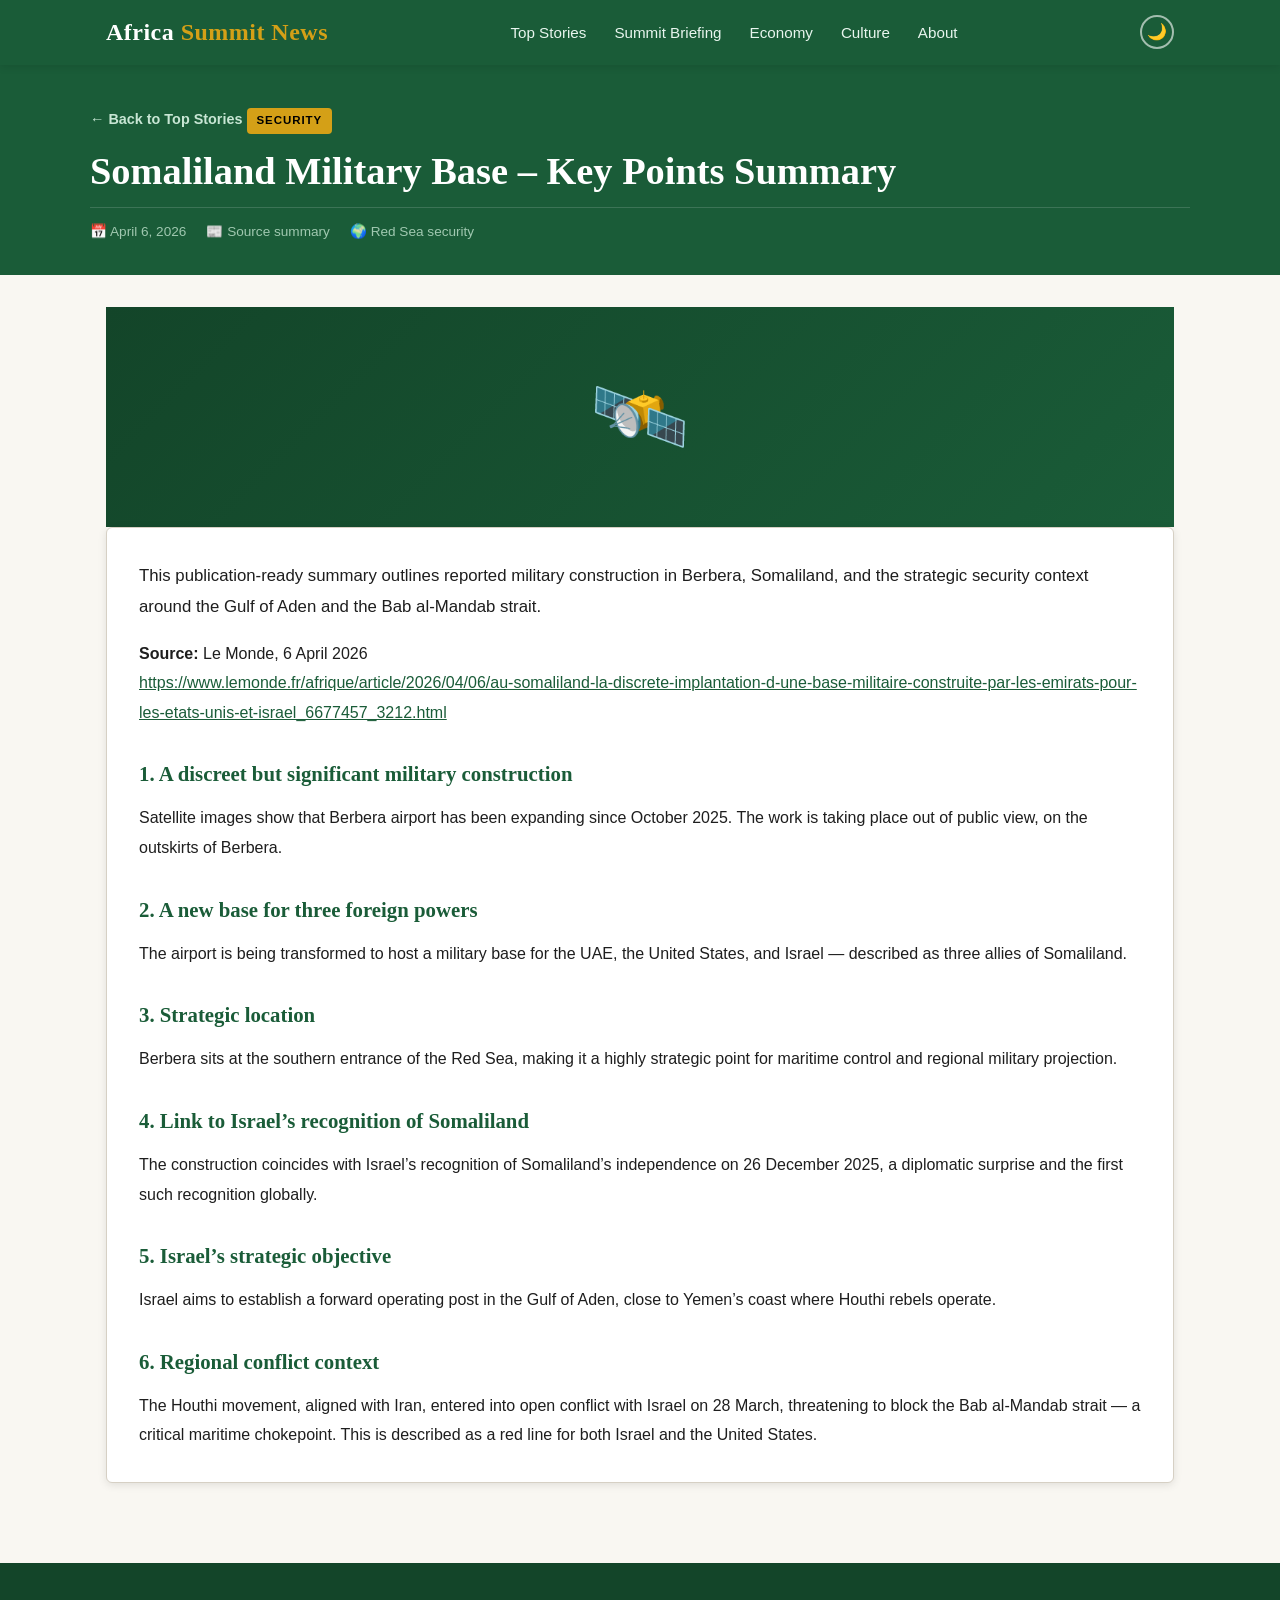
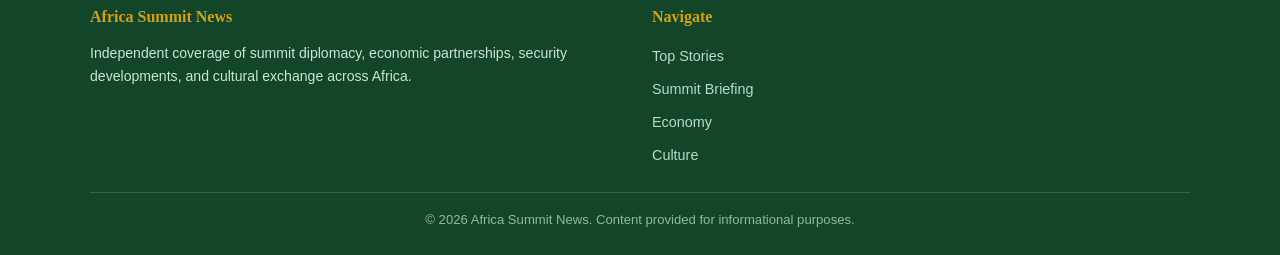
<file: articles/somaliland-military-base.html>
<!DOCTYPE html>
<html lang="en">
<head>
  <meta charset="UTF-8" />
  <meta name="viewport" content="width=device-width, initial-scale=1.0" />
  <title>Somaliland Military Base – Key Points Summary — Africa Summit News</title>
  <meta name="description" content="A publication-ready summary of reported military construction in Berbera, Somaliland, and its wider Red Sea security implications." />

  <link rel="stylesheet" href="../styles.css" />
</head>
<body>
  <a class="skip-link" href="#main-content">Skip to main content</a>

  <header class="site-header" role="banner">
    <div class="header-inner">
      <a class="site-logo" href="../index.html" aria-label="Africa Summit News home">
        Africa <span>Summit News</span>
      </a>

      <button id="btn-nav" class="nav-toggle" onclick="toggleNav()"
              aria-controls="site-nav" aria-expanded="false" aria-label="Open menu">☰</button>

      <nav id="site-nav" class="site-nav" aria-label="Main navigation">
        <ul>
          <li><a href="../index.html#top-stories">Top Stories</a></li>
          <li><a href="../index.html#summit">Summit Briefing</a></li>
          <li><a href="../index.html#economy">Economy</a></li>
          <li><a href="../index.html#culture">Culture</a></li>
          <li><a href="../index.html#about">About</a></li>
        </ul>
      </nav>

      <div class="header-controls">
        <button id="btn-theme" class="theme-toggle" onclick="toggleTheme()"
                aria-pressed="false" aria-label="Switch to dark mode">🌙</button>
      </div>
    </div>
  </header>

  <div class="article-header">
    <div class="article-header-inner">
      <a class="article-back" href="../index.html#top-stories">← Back to Top Stories</a>

      <span class="article-category-badge">Security</span>
      <h1>Somaliland Military Base – Key Points Summary</h1>

      <div class="article-meta">
        <span>📅 April 6, 2026</span>
        <span>📰 Source summary</span>
        <span>🌍 Red Sea security</span>
      </div>
    </div>
  </div>

  <main id="main-content" class="article-main">
    <div class="article-hero-banner" aria-hidden="true">🛰️</div>

    <article class="article-body">
      <p>This publication-ready summary outlines reported military construction in Berbera, Somaliland, and the strategic security context around the Gulf of Aden and the Bab al-Mandab strait.</p>

      <p><strong>Source:</strong> Le Monde, 6 April 2026<br />
      <a href="https://www.lemonde.fr/afrique/article/2026/04/06/au-somaliland-la-discrete-implantation-d-une-base-militaire-construite-par-les-emirats-pour-les-etats-unis-et-israel_6677457_3212.html" rel="noopener noreferrer">https://www.lemonde.fr/afrique/article/2026/04/06/au-somaliland-la-discrete-implantation-d-une-base-militaire-construite-par-les-emirats-pour-les-etats-unis-et-israel_6677457_3212.html</a></p>

      <h2>1. A discreet but significant military construction</h2>
      <p>Satellite images show that Berbera airport has been expanding since October 2025. The work is taking place out of public view, on the outskirts of Berbera.</p>

      <h2>2. A new base for three foreign powers</h2>
      <p>The airport is being transformed to host a military base for the UAE, the United States, and Israel — described as three allies of Somaliland.</p>

      <h2>3. Strategic location</h2>
      <p>Berbera sits at the southern entrance of the Red Sea, making it a highly strategic point for maritime control and regional military projection.</p>

      <h2>4. Link to Israel’s recognition of Somaliland</h2>
      <p>The construction coincides with Israel’s recognition of Somaliland’s independence on 26 December 2025, a diplomatic surprise and the first such recognition globally.</p>

      <h2>5. Israel’s strategic objective</h2>
      <p>Israel aims to establish a forward operating post in the Gulf of Aden, close to Yemen’s coast where Houthi rebels operate.</p>

      <h2>6. Regional conflict context</h2>
      <p>The Houthi movement, aligned with Iran, entered into open conflict with Israel on 28 March, threatening to block the Bab al-Mandab strait — a critical maritime chokepoint. This is described as a red line for both Israel and the United States.</p>
    </article>
  </main>

  <footer class="site-footer" role="contentinfo">
    <div class="footer-inner">
      <div class="footer-col">
        <h2>Africa Summit News</h2>
        <p>Independent coverage of summit diplomacy, economic partnerships, security developments, and cultural exchange across Africa.</p>
      </div>
      <div class="footer-col">
        <h2>Navigate</h2>
        <ul>
          <li><a href="../index.html#top-stories">Top Stories</a></li>
          <li><a href="../index.html#summit">Summit Briefing</a></li>
          <li><a href="../index.html#economy">Economy</a></li>
          <li><a href="../index.html#culture">Culture</a></li>
        </ul>
      </div>
    </div>
    <div class="footer-bottom">
      <p>&copy; <span id="year"></span> Africa Summit News. Content provided for informational purposes.</p>
    </div>
  </footer>

  <script src="../shared.js"></script>
</body>
</html>
</file>
<file: styles.css>
/* ============================================================
   Oromo News & Views – Shared Stylesheet
   Mobile-first, accessible, no external dependencies
   ============================================================ */

/* ---------- CSS Variables ---------- */
:root {
  --color-primary:      #1a5c38;   /* deep green */
  --color-primary-dark: #134529;
  --color-accent:       #d4a017;   /* gold */
  --color-accent-dark:  #a87c10;
  --color-bg:           #f9f7f2;
  --color-surface:      #ffffff;
  --color-text:         #1e1e1e;
  --color-text-muted:   #555555;
  --color-border:       #d6d0c4;
  --color-hero-bg:      #0e3d26;

  --font-base: 'Segoe UI', Helvetica, Arial, sans-serif;
  --font-heading: Georgia, 'Times New Roman', serif;

  --radius: 6px;
  --shadow: 0 2px 8px rgba(0, 0, 0, 0.10);
  --transition: 0.2s ease;

  --max-width: 1100px;
  --gap: 1.5rem;
}

/* ---------- Dark Mode Variables ---------- */
html[data-theme="dark"] {
  --color-bg:         #0f1a14;
  --color-surface:    #1a2b22;
  --color-text:       #e8f5ee;
  --color-text-muted: #9dbfad;
  --color-border:     #2a4a35;
  --color-hero-bg:    #071a0e;
}

html[data-theme="dark"] body {
  background: var(--color-bg);
  color: var(--color-text);
}

html[data-theme="dark"] .card {
  background: var(--color-surface);
  border-color: var(--color-border);
}

html[data-theme="dark"] .about-section {
  background: var(--color-surface);
  border-color: var(--color-border);
}

html[data-theme="dark"] .blockquote-card {
  background: var(--color-surface);
}

html[data-theme="dark"] .search-input {
  background: var(--color-surface);
  color: var(--color-text);
  border-color: var(--color-border);
}

html[data-theme="dark"] .newsletter-section {
  background: #0e3d26;
}

html[data-theme="dark"] .newsletter-input {
  background: #1a2b22;
  color: var(--color-text);
  border-color: var(--color-border);
}

html[data-theme="dark"] .article-body {
  background: var(--color-surface);
  border-color: var(--color-border);
}

html[data-theme="dark"] .article-meta {
  color: var(--color-text-muted);
  border-color: var(--color-border);
}

html[data-theme="dark"] .card-category {
  background: #1f4433;
}

/* ---------- Reset ---------- */
*, *::before, *::after {
  box-sizing: border-box;
  margin: 0;
  padding: 0;
}

html {
  scroll-behavior: smooth;
  font-size: 100%; /* 16 px base */
}

body {
  font-family: var(--font-base);
  font-size: 1rem;
  line-height: 1.7;
  color: var(--color-text);
  background: var(--color-bg);
}

img {
  max-width: 100%;
  height: auto;
  display: block;
}

a {
  color: var(--color-primary);
  text-decoration: underline;
}

a:hover,
a:focus {
  color: var(--color-primary-dark);
  text-decoration: none;
}

ul, ol {
  padding-left: 1.4rem;
}

/* ---------- Header controls ---------- */
.header-controls {
  display: flex;
  align-items: center;
  gap: 0.5rem;
  flex-shrink: 0;
}

/* ---------- Language Toggle ---------- */
.lang-toggle {
  display: flex;
  gap: 0;
  border: 2px solid rgba(255, 255, 255, 0.6);
  border-radius: 20px;
  overflow: hidden;
  flex-shrink: 0;
}

.lang-toggle button {
  background: transparent;
  border: none;
  color: rgba(255, 255, 255, 0.75);
  padding: 4px 14px;
  cursor: pointer;
  font-size: 0.85rem;
  font-weight: 600;
  transition: background var(--transition), color var(--transition);
}

.lang-toggle button.active {
  background: #fff;
  color: var(--color-primary);
}

/* ---------- Dark-mode Toggle ---------- */
.theme-toggle {
  background: transparent;
  border: 2px solid rgba(255, 255, 255, 0.6);
  border-radius: 50%;
  color: #fff;
  width: 34px;
  height: 34px;
  cursor: pointer;
  font-size: 1rem;
  line-height: 1;
  display: flex;
  align-items: center;
  justify-content: center;
  transition: background var(--transition);
  flex-shrink: 0;
  padding: 0;
}

.theme-toggle:hover,
.theme-toggle:focus {
  background: rgba(255, 255, 255, 0.18);
  outline: none;
}

/* ---------- Hamburger Toggle ---------- */
.nav-toggle {
  display: none;
  background: transparent;
  border: 2px solid rgba(255, 255, 255, 0.6);
  border-radius: var(--radius);
  color: #fff;
  width: 36px;
  height: 36px;
  cursor: pointer;
  font-size: 1.2rem;
  line-height: 1;
  align-items: center;
  justify-content: center;
  padding: 0;
  transition: background var(--transition);
  flex-shrink: 0;
}

.nav-toggle:hover,
.nav-toggle:focus {
  background: rgba(255, 255, 255, 0.18);
  outline: none;
}

/* ---------- Bilingual Visibility ---------- */
[data-lang] { display: none; }
html[lang="en"] [data-lang="en"] { display: block; }
html[lang="om"] [data-lang="om"] { display: block; }

.bilingual .en,
.bilingual .om { display: none; }
html[lang="en"] .bilingual .en { display: inline; }
html[lang="om"] .bilingual .om { display: inline; }

/* ---------- Skip Link ---------- */
.skip-link {
  position: absolute;
  top: -3rem;
  left: 0;
  background: var(--color-accent);
  color: #000;
  padding: 0.5rem 1rem;
  font-weight: 700;
  z-index: 1000;
  border-radius: 0 0 var(--radius) 0;
  transition: top var(--transition);
}

.skip-link:focus {
  top: 0;
}

/* ---------- Site Header ---------- */
.site-header {
  background: var(--color-primary);
  color: #fff;
  box-shadow: var(--shadow);
  position: sticky;
  top: 0;
  z-index: 100;
}

.header-inner {
  max-width: var(--max-width);
  margin: 0 auto;
  padding: 0.75rem 1rem;
  display: flex;
  align-items: center;
  justify-content: space-between;
  flex-wrap: wrap;
  gap: 0.75rem;
}

.site-logo {
  font-family: var(--font-heading);
  font-size: 1.5rem;
  font-weight: 700;
  color: #fff;
  text-decoration: none;
  letter-spacing: 0.02em;
}

.site-logo span {
  color: var(--color-accent);
}

/* ---------- Navigation ---------- */
.site-nav ul {
  list-style: none;
  padding: 0;
  display: flex;
  flex-wrap: wrap;
  gap: 0.25rem;
}

.site-nav a {
  color: #e8f5ee;
  text-decoration: none;
  padding: 0.35rem 0.75rem;
  border-radius: var(--radius);
  font-size: 0.95rem;
  font-weight: 500;
  transition: background var(--transition), color var(--transition);
}

.site-nav a:hover,
.site-nav a:focus {
  background: rgba(255, 255, 255, 0.18);
  color: #fff;
}

.site-nav a[aria-current="page"] {
  background: var(--color-accent);
  color: #000;
}

/* ---------- Hero ---------- */
/* Full hero rules are in the "Hero — decorative pattern" section below */
.hero h1 {
  font-family: var(--font-heading);
  font-size: clamp(1.8rem, 5vw, 3rem);
  line-height: 1.2;
  margin-bottom: 1rem;
  color: #fff;
}

.hero h1 span {
  color: var(--color-accent);
}

.hero p {
  font-size: clamp(1rem, 2.5vw, 1.2rem);
  max-width: 640px;
  margin: 0 auto 1.75rem;
  color: #c8e6d4;
}

.btn {
  display: inline-block;
  padding: 0.65rem 1.5rem;
  border-radius: var(--radius);
  font-weight: 700;
  text-decoration: none;
  transition: background var(--transition), color var(--transition), transform var(--transition);
  cursor: pointer;
  border: 2px solid transparent;
}

.btn-primary {
  background: var(--color-accent);
  color: #000;
  border-color: var(--color-accent);
}

.btn-primary:hover,
.btn-primary:focus {
  background: var(--color-accent-dark);
  border-color: var(--color-accent-dark);
  color: #000;
  transform: translateY(-1px);
}

.btn-outline {
  background: transparent;
  color: #fff;
  border-color: #fff;
  margin-left: 0.5rem;
}

.btn-outline:hover,
.btn-outline:focus {
  background: #fff;
  color: var(--color-primary);
  transform: translateY(-1px);
}

/* ---------- Main Content ---------- */
main {
  max-width: var(--max-width);
  margin: 0 auto;
  padding: 2rem 1rem;
}

section {
  margin-bottom: 3rem;
}

.section-title {
  font-family: var(--font-heading);
  font-size: 1.6rem;
  color: var(--color-primary);
  margin-bottom: 1.25rem;
  padding-bottom: 0.4rem;
  border-bottom: 3px solid var(--color-accent);
  display: inline-block;
}

.section-intro {
  color: var(--color-text-muted);
  margin-bottom: 1.25rem;
}

.featured-panel {
  display: flex;
  flex-wrap: wrap;
  align-items: center;
  justify-content: space-between;
  gap: 1.5rem;
  padding: clamp(1.5rem, 4vw, 2.5rem);
  background: var(--color-surface);
  border: 1px solid var(--color-border);
  border-left: 5px solid var(--color-accent);
  border-radius: var(--radius);
  box-shadow: var(--shadow);
}

.featured-copy {
  flex: 1 1 360px;
}

.featured-copy h2 {
  font-family: var(--font-heading);
  line-height: 1.25;
  margin-bottom: 0.6rem;
}

.featured-copy p:last-child {
  color: var(--color-text-muted);
}

.eyebrow {
  color: var(--color-text-muted);
  font-size: 0.75rem;
  font-weight: 700;
  letter-spacing: 0.1em;
  text-transform: uppercase;
  margin-bottom: 0.5rem;
}

.featured-actions {
  display: flex;
  flex-direction: column;
  gap: 0.7rem;
}

.featured-actions a {
  color: var(--color-text);
  font-weight: 700;
}

html[data-theme="dark"] .section-title,
html[data-theme="dark"] .card-link {
  color: #a4d8b8;
}

html[data-theme="dark"] .card-category {
  color: #c8e6d4;
}

/* ---------- Cards Grid ---------- */
.cards-grid {
  display: grid;
  grid-template-columns: repeat(auto-fill, minmax(280px, 1fr));
  gap: var(--gap);
}

.card {
  background: var(--color-surface);
  border: 1px solid var(--color-border);
  border-radius: var(--radius);
  overflow: hidden;
  box-shadow: var(--shadow);
  display: flex;
  flex-direction: column;
  transition: box-shadow var(--transition), transform var(--transition);
}

.card:hover {
  box-shadow: 0 6px 18px rgba(0, 0, 0, 0.14);
  transform: translateY(-2px);
}

.card-img-wrap {
  background: var(--color-primary);
  height: 160px;
  display: flex;
  align-items: center;
  justify-content: center;
  overflow: hidden;
}

.card-img-wrap img {
  width: 100%;
  height: 100%;
  object-fit: cover;
}

.card-icon {
  font-size: 3rem;
  color: var(--color-accent);
  user-select: none;
}

.card-body {
  padding: 1.1rem 1.25rem;
  flex: 1;
  display: flex;
  flex-direction: column;
  gap: 0.5rem;
}

.card-category {
  font-size: 0.75rem;
  font-weight: 700;
  text-transform: uppercase;
  letter-spacing: 0.08em;
  color: var(--color-primary);
  background: #e4f0ea;
  display: inline-block;
  padding: 0.2rem 0.5rem;
  border-radius: 4px;
}

.card-title {
  font-family: var(--font-heading);
  font-size: 1.1rem;
  line-height: 1.35;
  color: var(--color-text);
}

.card-excerpt {
  font-size: 0.9rem;
  color: var(--color-text-muted);
  flex: 1;
}

.card-link {
  align-self: flex-start;
  font-size: 0.9rem;
  font-weight: 600;
  text-decoration: none;
  color: var(--color-primary);
  margin-top: 0.25rem;
}

.card-link::after {
  content: " →";
}

.card-link:hover,
.card-link:focus {
  text-decoration: underline;
}

/* ---------- About Section ---------- */
.about-section {
  background: var(--color-surface);
  border: 1px solid var(--color-border);
  border-radius: var(--radius);
  padding: 1.75rem 1.5rem;
  box-shadow: var(--shadow);
}

.about-section p + p {
  margin-top: 0.85rem;
}

/* ---------- Views / Opinion ---------- */
.blockquote-card {
  background: var(--color-surface);
  border-left: 5px solid var(--color-accent);
  border-radius: 0 var(--radius) var(--radius) 0;
  padding: 1.25rem 1.5rem;
  box-shadow: var(--shadow);
  margin-bottom: 1.25rem;
}

.blockquote-card blockquote {
  font-style: italic;
  font-size: 1.05rem;
  color: var(--color-text);
  margin-bottom: 0.6rem;
}

.blockquote-card figcaption {
  font-size: 0.85rem;
  font-weight: 700;
  color: var(--color-text-muted);
}

/* ---------- Site Footer ---------- */
.site-footer {
  background: var(--color-primary-dark);
  color: #c8e6d4;
  padding: 2.5rem 1rem 1.5rem;
  margin-top: 2rem;
}

.footer-inner {
  max-width: var(--max-width);
  margin: 0 auto;
  display: grid;
  grid-template-columns: repeat(auto-fit, minmax(200px, 1fr));
  gap: var(--gap);
}

.footer-col h2 {
  font-family: var(--font-heading);
  font-size: 1rem;
  font-weight: 700;
  color: var(--color-accent);
  margin-bottom: 0.75rem;
}

.footer-col ul {
  list-style: none;
  padding: 0;
}

.footer-col ul li + li {
  margin-top: 0.35rem;
}

.footer-col a {
  color: #b8dcc8;
  font-size: 0.9rem;
  text-decoration: none;
}

.footer-col a:hover,
.footer-col a:focus {
  color: #fff;
  text-decoration: underline;
}

.footer-col p {
  font-size: 0.88rem;
  line-height: 1.6;
}

.footer-bottom {
  max-width: var(--max-width);
  margin: 1.5rem auto 0;
  padding-top: 1rem;
  border-top: 1px solid rgba(255, 255, 255, 0.15);
  text-align: center;
  font-size: 0.82rem;
  color: #8bbda0;
}

/* ---------- Utilities ---------- */
.visually-hidden {
  position: absolute;
  width: 1px;
  height: 1px;
  overflow: hidden;
  clip: rect(0 0 0 0);
  white-space: nowrap;
}

/* ---------- Search ---------- */
.search-wrap {
  margin-bottom: 1.5rem;
}

.search-status:not(:empty) {
  color: var(--color-text-muted);
  font-size: 0.9rem;
  margin: 0.5rem 1rem 0;
}

.search-input {
  width: 100%;
  padding: 0.65rem 1.25rem;
  border: 2px solid var(--color-border);
  border-radius: 30px;
  font-size: 1rem;
  font-family: var(--font-base);
  background: var(--color-surface);
  color: var(--color-text);
  transition: border-color var(--transition), box-shadow var(--transition);
}

.search-input:focus {
  outline: none;
  border-color: var(--color-primary);
  box-shadow: 0 0 0 3px rgba(26, 92, 56, 0.15);
}

/* ---------- Newsletter ---------- */
.newsletter-section {
  background: var(--color-primary);
  color: #fff;
  padding: 2.5rem 2rem;
  border-radius: var(--radius);
  margin-bottom: 3rem;
  text-align: center;
}

.newsletter-section h2 {
  font-family: var(--font-heading);
  font-size: 1.4rem;
  margin-bottom: 0.5rem;
  color: #fff;
}

.newsletter-section p {
  font-size: 0.95rem;
  margin-bottom: 1.25rem;
  color: #c8e6d4;
}

.newsletter-form {
  display: flex;
  gap: 0.5rem;
  max-width: 440px;
  margin: 0 auto;
  flex-wrap: wrap;
  justify-content: center;
}

.newsletter-input {
  flex: 1;
  min-width: 200px;
  padding: 0.6rem 1rem;
  border: 2px solid rgba(255, 255, 255, 0.5);
  border-radius: 30px;
  font-size: 0.95rem;
  font-family: var(--font-base);
  background: rgba(255, 255, 255, 0.12);
  color: #fff;
  transition: border-color var(--transition);
}

.newsletter-input::placeholder {
  color: rgba(255, 255, 255, 0.55);
}

.newsletter-input:focus {
  outline: none;
  border-color: var(--color-accent);
  background: rgba(255, 255, 255, 0.18);
}

.newsletter-submit {
  padding: 0.6rem 1.5rem;
  border: none;
  border-radius: 30px;
  background: var(--color-accent);
  color: #000;
  font-weight: 700;
  font-size: 0.9rem;
  cursor: pointer;
  transition: background var(--transition), transform var(--transition);
}

.newsletter-submit:hover,
.newsletter-submit:focus {
  background: var(--color-accent-dark);
  transform: translateY(-1px);
  outline: none;
}

.newsletter-msg {
  margin-top: 0.75rem;
  font-size: 0.9rem;
  color: var(--color-accent);
  font-weight: 600;
}

/* ---------- Hero — decorative pattern ---------- */
.hero {
  background:
    radial-gradient(ellipse at 20% 60%, rgba(212, 160, 23, 0.15) 0%, transparent 50%),
    radial-gradient(ellipse at 80% 30%, rgba(26, 92, 56, 0.4) 0%, transparent 55%),
    linear-gradient(160deg, #0e3d26 0%, #1a5c38 45%, #0a2e1d 100%);
  color: #fff;
  padding: 4rem 1rem 3.5rem;
  text-align: center;
  position: relative;
  overflow: hidden;
}

.hero::before {
  content: '';
  position: absolute;
  inset: 0;
  background-image:
    repeating-linear-gradient(
      45deg,
      rgba(255,255,255,0.02) 0px,
      rgba(255,255,255,0.02) 1px,
      transparent 1px,
      transparent 12px
    );
  pointer-events: none;
}

.hero > * {
  position: relative;
}

/* ---------- Article Pages ---------- */
.article-header {
  background: var(--color-primary);
  color: #fff;
  padding: 2.5rem 1rem 2rem;
}

.article-header-inner {
  max-width: var(--max-width);
  margin: 0 auto;
}

.article-back {
  display: inline-flex;
  align-items: center;
  gap: 0.35rem;
  color: #c8e6d4;
  text-decoration: none;
  font-size: 0.9rem;
  font-weight: 600;
  margin-bottom: 1rem;
  transition: color var(--transition);
}

.article-back:hover,
.article-back:focus {
  color: #fff;
}

.article-header h1 {
  font-family: var(--font-heading);
  font-size: clamp(1.6rem, 4vw, 2.4rem);
  line-height: 1.25;
  margin-bottom: 0.75rem;
}

.article-meta {
  font-size: 0.85rem;
  color: #a0c8b0;
  display: flex;
  gap: 1.25rem;
  flex-wrap: wrap;
  padding-top: 0.75rem;
  border-top: 1px solid rgba(255, 255, 255, 0.15);
}

.article-category-badge {
  font-size: 0.72rem;
  font-weight: 700;
  text-transform: uppercase;
  letter-spacing: 0.08em;
  color: #000;
  background: var(--color-accent);
  padding: 0.2rem 0.6rem;
  border-radius: 4px;
  margin-bottom: 0.75rem;
  display: inline-block;
}

.article-main {
  max-width: var(--max-width);
  margin: 0 auto;
  padding: 2rem 1rem 3rem;
}

.article-body {
  background: var(--color-surface);
  border: 1px solid var(--color-border);
  border-radius: var(--radius);
  padding: 2rem 2rem;
  box-shadow: var(--shadow);
  line-height: 1.85;
}

.article-body h2 {
  font-family: var(--font-heading);
  font-size: 1.3rem;
  color: var(--color-primary);
  margin: 1.75rem 0 0.6rem;
}

.article-body p + p {
  margin-top: 1rem;
}

.article-body p:first-child {
  font-size: 1.05rem;
  font-weight: 500;
}

.article-hero-banner {
  height: 220px;
  background: linear-gradient(135deg, var(--color-primary-dark) 0%, var(--color-primary) 100%);
  display: flex;
  align-items: center;
  justify-content: center;
  font-size: 5rem;
  margin-bottom: 0;
}

/* ---------- Responsive ---------- */
@media (max-width: 600px) {
  .header-inner {
    flex-wrap: wrap;
    gap: 0.5rem;
  }

  .nav-toggle {
    display: flex;
    order: 2;
    margin-left: auto;
  }

  .header-controls {
    order: 3;
  }

  .site-nav {
    display: none;
    width: 100%;
    order: 4;
  }

  .site-nav.open {
    display: block;
  }

  .site-nav ul {
    flex-direction: column;
    gap: 0.1rem;
    padding: 0.5rem 0;
  }

  .site-nav a {
    display: block;
  }

  .hero {
    padding: 2.5rem 1rem 2rem;
  }

  .btn-outline {
    margin-left: 0;
    margin-top: 0.5rem;
  }

  .newsletter-form {
    flex-direction: column;
  }

  .newsletter-input,
  .newsletter-submit {
    width: 100%;
  }

  .article-body {
    padding: 1.25rem 1rem;
  }
}

@media (prefers-reduced-motion: reduce) {
  *, *::before, *::after {
    animation-duration: 0.01ms !important;
    transition-duration: 0.01ms !important;
  }

  html {
    scroll-behavior: auto;
  }
}
</file>
